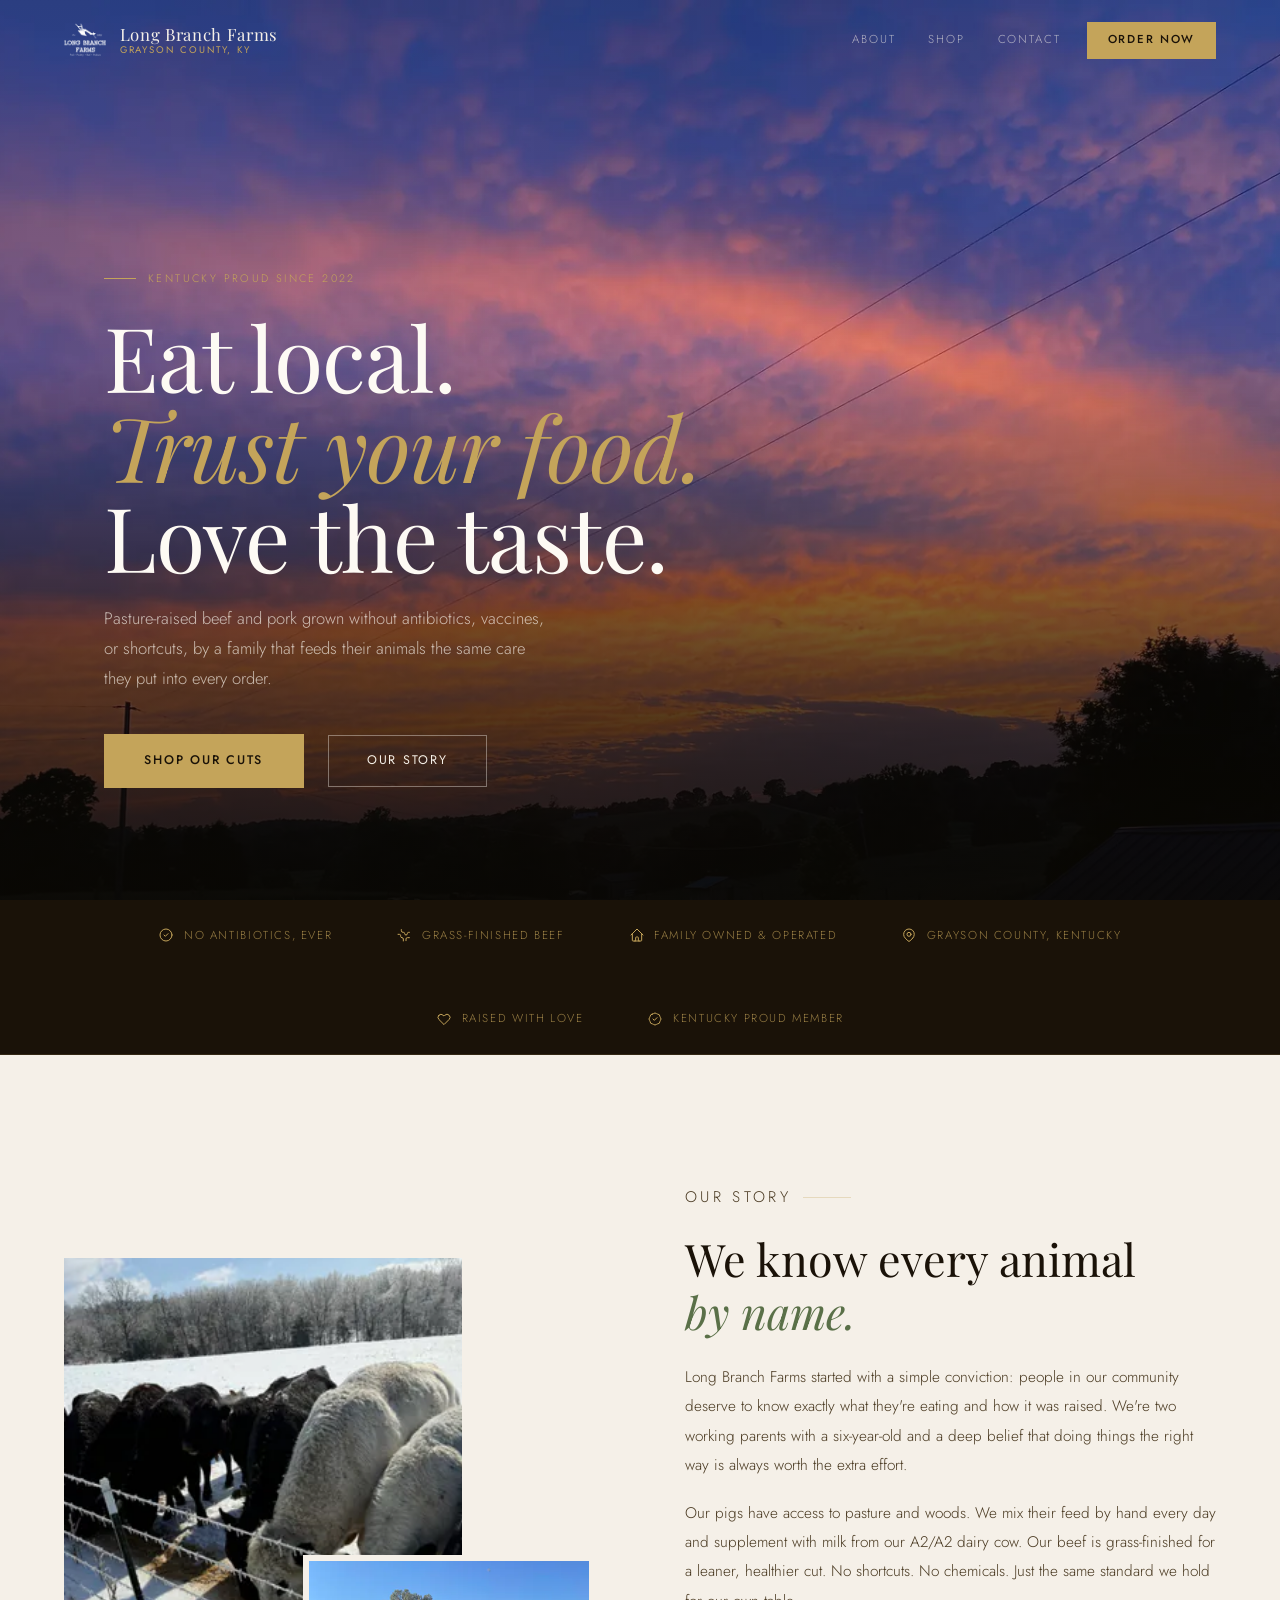
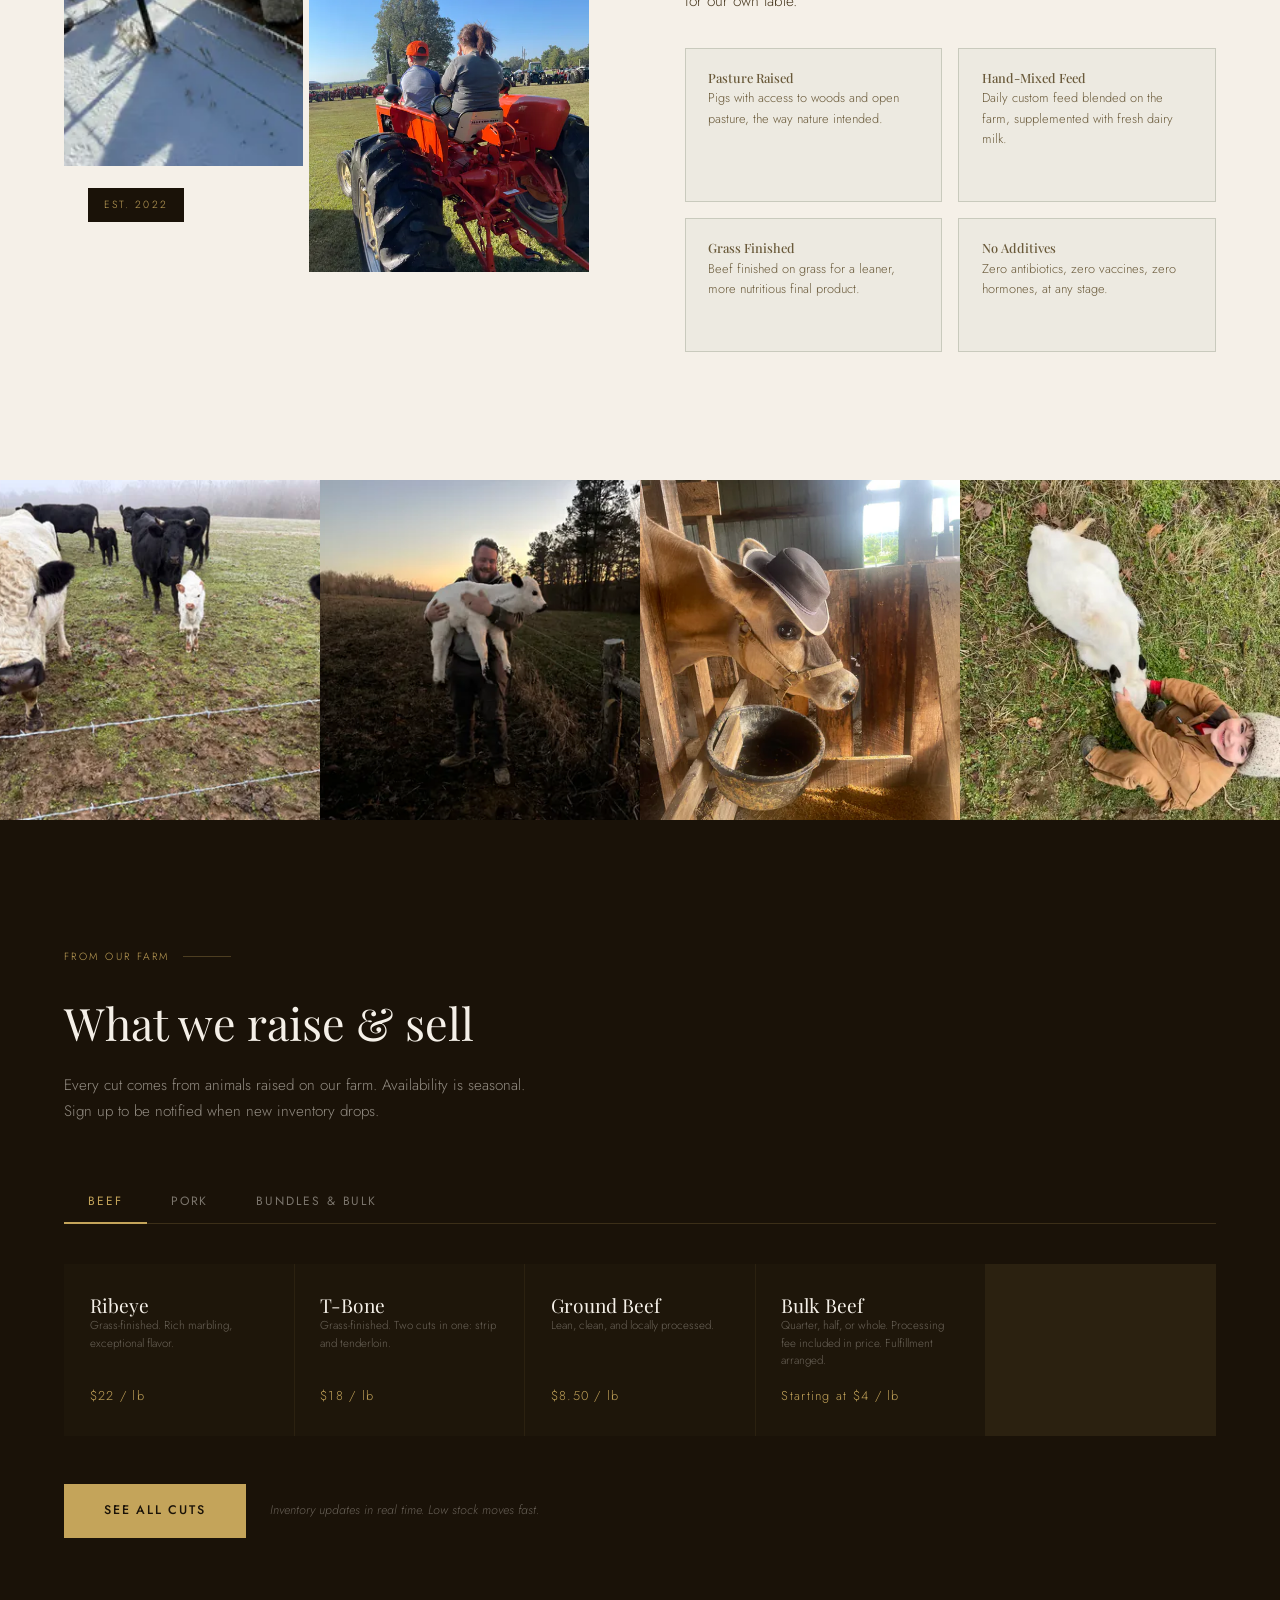
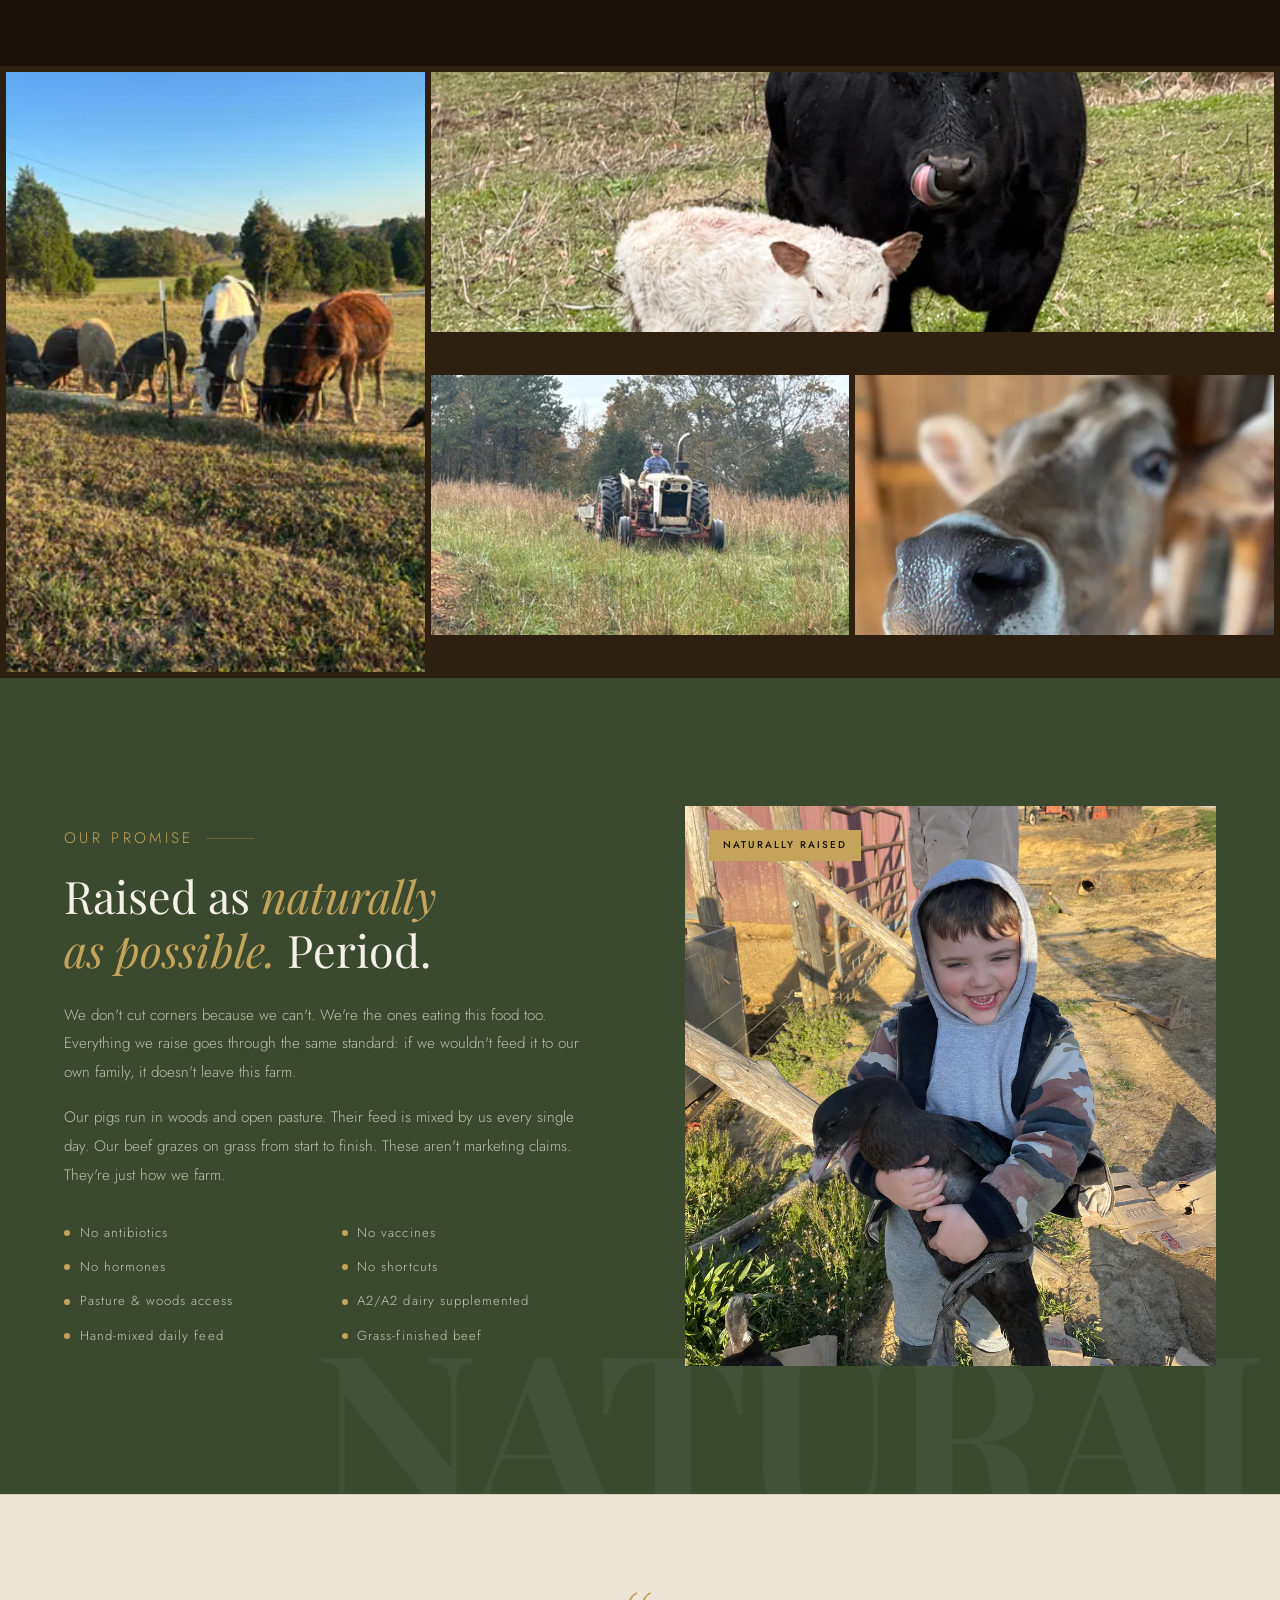
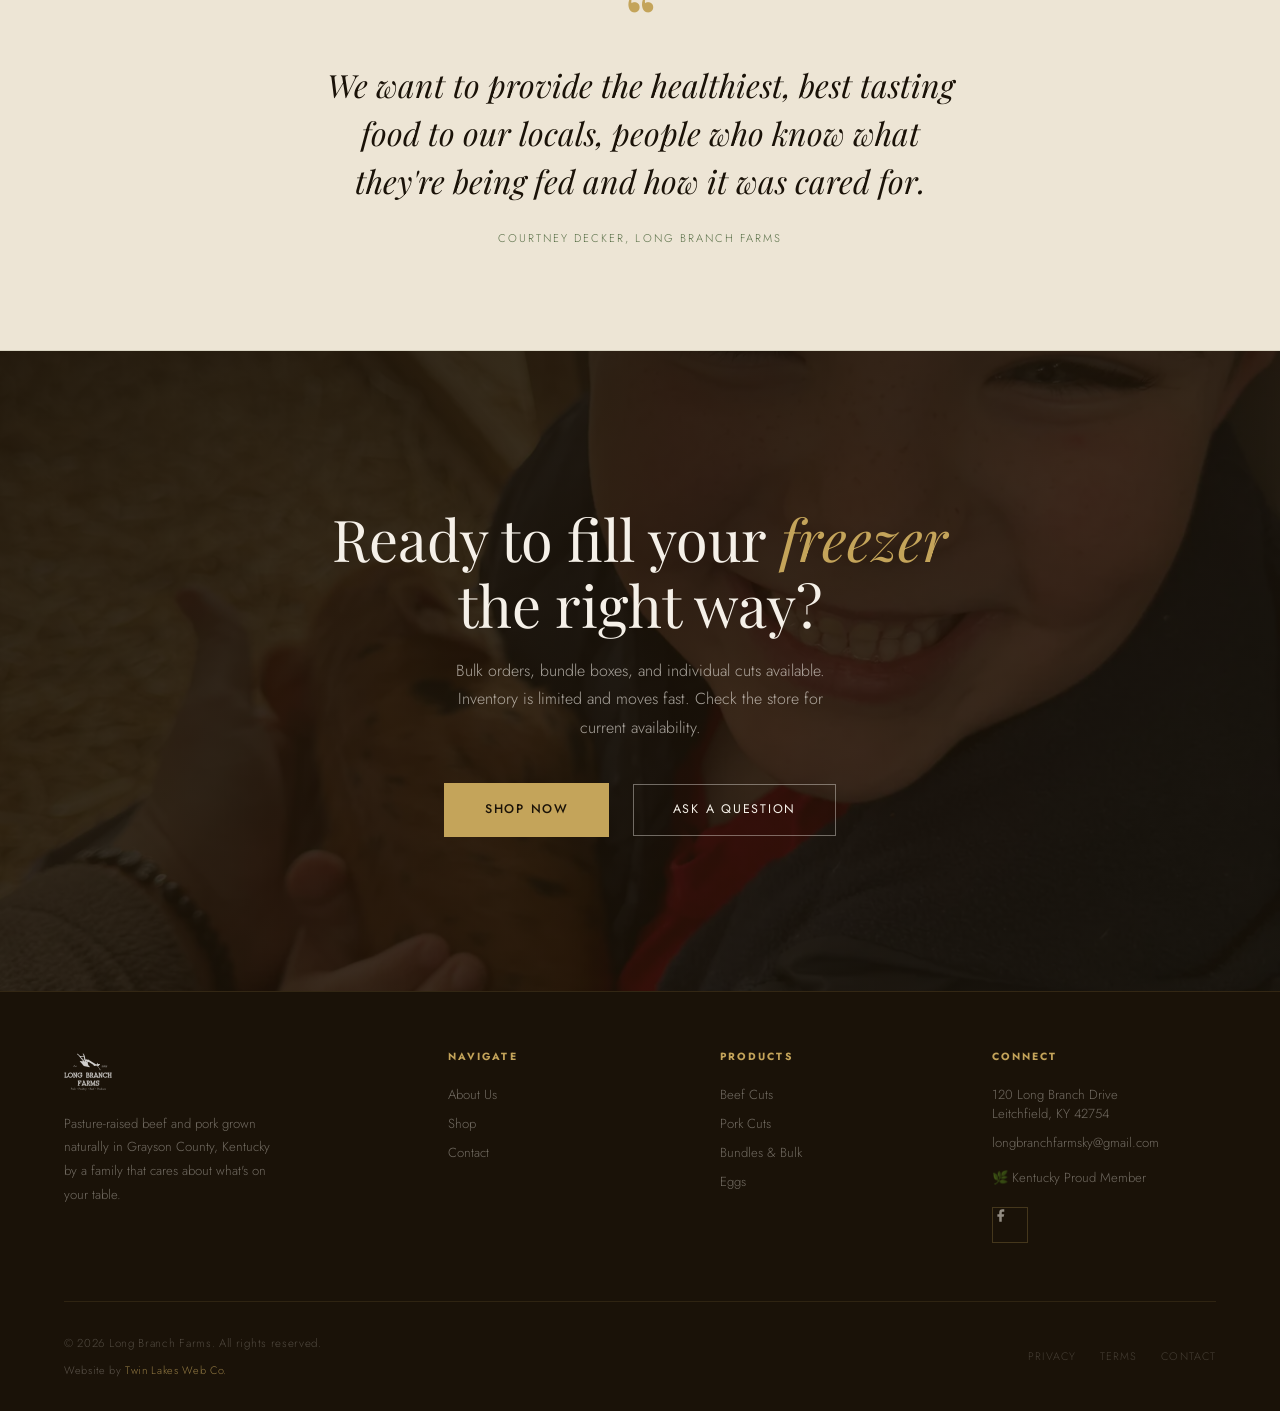
<file: index.html>
<!DOCTYPE html>
<html lang="en">
<head>
  <meta charset="UTF-8" />
  <meta name="viewport" content="width=device-width, initial-scale=1.0" />
  <meta name="description" content="Long Branch Farms: Pasture-raised beef and pork grown naturally in Grayson County, Kentucky. No antibiotics. No vaccines. Just real food from people who care." />
  <title>Long Branch Farms | Grayson County, KY</title>

  <link rel="preconnect" href="https://fonts.googleapis.com" />
  <link rel="preconnect" href="https://fonts.gstatic.com" crossorigin />
  <link href="https://fonts.googleapis.com/css2?family=Playfair+Display:ital,wght@0,400;0,500;0,700;1,400;1,500&family=Jost:wght@300;400;500&display=swap" rel="stylesheet" />

  <link rel="stylesheet" href="styles.css" />

  <link rel="canonical" href="https://www.longbranch-farms.com/" />
  <meta name="robots" content="index, follow, max-image-preview:large, max-snippet:-1" />
  <meta name="theme-color" content="#1a1208" />

  <!-- Icons -->
  <link rel="icon" href="/favicon.ico" sizes="any" />
  <link rel="icon" type="image/png" sizes="32x32" href="/favicon-32x32.png" />
  <link rel="icon" type="image/png" sizes="16x16" href="/favicon-16x16.png" />
  <link rel="apple-touch-icon" sizes="180x180" href="/apple-touch-icon.png" />
  <link rel="manifest" href="/site.webmanifest" />

  <!-- Open Graph -->
  <meta property="og:type" content="website" />
  <meta property="og:site_name" content="Long Branch Farms" />
  <meta property="og:locale" content="en_US" />
  <meta property="og:title" content="Long Branch Farms | Grayson County, KY" />
  <meta property="og:description" content="Long Branch Farms: Pasture-raised beef and pork grown naturally in Grayson County, Kentucky. No antibiotics. No vaccines. Just real food from people who care." />
  <meta property="og:url" content="https://www.longbranch-farms.com/" />
  <meta property="og:image" content="https://www.longbranch-farms.com/images/social-card.jpg" />
  <meta property="og:image:type" content="image/jpeg" />
  <meta property="og:image:width" content="1200" />
  <meta property="og:image:height" content="630" />
  <meta property="og:image:alt" content="The Long Branch Farms logo over cattle, pigs and sheep grazing on Kentucky pasture" />

  <!-- Twitter -->
  <meta name="twitter:card" content="summary_large_image" />
  <meta name="twitter:title" content="Long Branch Farms | Grayson County, KY" />
  <meta name="twitter:description" content="Long Branch Farms: Pasture-raised beef and pork grown naturally in Grayson County, Kentucky. No antibiotics. No vaccines. Just real food from people who care." />
  <meta name="twitter:image" content="https://www.longbranch-farms.com/images/social-card.jpg" />
  <meta name="twitter:image:alt" content="The Long Branch Farms logo over cattle, pigs and sheep grazing on Kentucky pasture" />

  <script type="application/ld+json">
  {
    "@context": "https://schema.org",
    "@type": ["LocalBusiness", "Farm"],
    "@id": "https://www.longbranch-farms.com/#business",
    "name": "Long Branch Farms",
    "description": "Pasture-raised beef and pork grown naturally in Grayson County, Kentucky. No antibiotics. No vaccines.",
    "url": "https://www.longbranch-farms.com/",
    "logo": "https://www.longbranch-farms.com/images/LBF-logo-transparent.png",
    "image": "https://www.longbranch-farms.com/images/social-card.jpg",
    "telephone": "+1-270-230-2339",
    "email": "longbranchfarmsky@gmail.com",
    "foundingDate": "2022",
    "numberOfEmployees": {
      "@type": "QuantitativeValue",
      "value": 2
    },
    "address": {
      "@type": "PostalAddress",
      "streetAddress": "120 Long Branch Drive",
      "addressLocality": "Leitchfield",
      "addressRegion": "KY",
      "postalCode": "42754",
      "addressCountry": "US"
    },
    "areaServed": "Western Central Kentucky",
    "sameAs": [
      "https://www.facebook.com/profile.php?id=61573708114780",
      "https://www.kyproud.com/members/long-branch-farms"
    ],
    "hasOfferCatalog": {
      "@type": "OfferCatalog",
      "name": "Long Branch Farms price list",
      "itemListElement": [
        {
          "@type": "OfferCatalog",
          "name": "Beef",
          "itemListElement": [
            {
              "@type": "Offer",
              "itemOffered": { "@type": "Product", "name": "Ribeye" },
              "priceCurrency": "USD",
              "priceSpecification": {
                "@type": "UnitPriceSpecification",
                "price": 22,
                "priceCurrency": "USD",
                "referenceQuantity": { "@type": "QuantitativeValue", "value": 1, "unitCode": "LBR", "unitText": "lb" }
              }
            },
            {
              "@type": "Offer",
              "itemOffered": { "@type": "Product", "name": "T-Bone" },
              "priceCurrency": "USD",
              "priceSpecification": {
                "@type": "UnitPriceSpecification",
                "price": 18,
                "priceCurrency": "USD",
                "referenceQuantity": { "@type": "QuantitativeValue", "value": 1, "unitCode": "LBR", "unitText": "lb" }
              }
            },
            {
              "@type": "Offer",
              "itemOffered": { "@type": "Product", "name": "Ground Beef" },
              "priceCurrency": "USD",
              "priceSpecification": {
                "@type": "UnitPriceSpecification",
                "price": 8.5,
                "priceCurrency": "USD",
                "referenceQuantity": { "@type": "QuantitativeValue", "value": 1, "unitCode": "LBR", "unitText": "lb" }
              }
            },
            {
              "@type": "Offer",
              "itemOffered": { "@type": "Product", "name": "Bulk Beef" },
              "priceCurrency": "USD",
              "priceSpecification": {
                "@type": "UnitPriceSpecification",
                "price": 4,
                "minPrice": 4,
                "priceCurrency": "USD",
                "referenceQuantity": { "@type": "QuantitativeValue", "value": 1, "unitCode": "LBR", "unitText": "lb" }
              }
            }
          ]
        },
        {
          "@type": "OfferCatalog",
          "name": "Pork",
          "itemListElement": [
            {
              "@type": "Offer",
              "itemOffered": { "@type": "Product", "name": "Bacon" },
              "priceCurrency": "USD",
              "priceSpecification": {
                "@type": "UnitPriceSpecification",
                "price": 8,
                "priceCurrency": "USD",
                "referenceQuantity": { "@type": "QuantitativeValue", "value": 1, "unitCode": "LBR", "unitText": "lb" }
              }
            },
            {
              "@type": "Offer",
              "itemOffered": { "@type": "Product", "name": "Boston Butt" },
              "priceCurrency": "USD",
              "priceSpecification": {
                "@type": "UnitPriceSpecification",
                "price": 8.5,
                "priceCurrency": "USD",
                "referenceQuantity": { "@type": "QuantitativeValue", "value": 1, "unitCode": "LBR", "unitText": "lb" }
              }
            },
            {
              "@type": "Offer",
              "itemOffered": { "@type": "Product", "name": "Pork Chops" },
              "priceCurrency": "USD",
              "priceSpecification": {
                "@type": "UnitPriceSpecification",
                "price": 8.5,
                "priceCurrency": "USD",
                "referenceQuantity": { "@type": "QuantitativeValue", "value": 1, "unitCode": "LBR", "unitText": "lb" }
              }
            },
            {
              "@type": "Offer",
              "itemOffered": { "@type": "Product", "name": "Breakfast Sausage" },
              "priceCurrency": "USD",
              "priceSpecification": {
                "@type": "UnitPriceSpecification",
                "price": 6,
                "priceCurrency": "USD",
                "referenceQuantity": { "@type": "QuantitativeValue", "value": 1, "unitCode": "LBR", "unitText": "lb" }
              }
            },
            {
              "@type": "Offer",
              "itemOffered": { "@type": "Product", "name": "Ribs" },
              "priceCurrency": "USD",
              "priceSpecification": {
                "@type": "UnitPriceSpecification",
                "price": 8,
                "priceCurrency": "USD",
                "referenceQuantity": { "@type": "QuantitativeValue", "value": 1, "unitCode": "LBR", "unitText": "lb" }
              }
            },
            {
              "@type": "Offer",
              "itemOffered": { "@type": "Product", "name": "Ham Steak" },
              "priceCurrency": "USD",
              "priceSpecification": {
                "@type": "UnitPriceSpecification",
                "price": 8,
                "priceCurrency": "USD",
                "referenceQuantity": { "@type": "QuantitativeValue", "value": 1, "unitCode": "LBR", "unitText": "lb" }
              }
            },
            {
              "@type": "Offer",
              "itemOffered": { "@type": "Product", "name": "Shoulder Steak" },
              "priceCurrency": "USD",
              "priceSpecification": {
                "@type": "UnitPriceSpecification",
                "price": 8,
                "priceCurrency": "USD",
                "referenceQuantity": { "@type": "QuantitativeValue", "value": 1, "unitCode": "LBR", "unitText": "lb" }
              }
            },
            {
              "@type": "Offer",
              "itemOffered": { "@type": "Product", "name": "Tenderloin" },
              "priceCurrency": "USD",
              "priceSpecification": {
                "@type": "UnitPriceSpecification",
                "price": 9,
                "priceCurrency": "USD",
                "referenceQuantity": { "@type": "QuantitativeValue", "value": 1, "unitCode": "LBR", "unitText": "lb" }
              }
            },
            {
              "@type": "Offer",
              "itemOffered": { "@type": "Product", "name": "Lard" },
              "priceCurrency": "USD",
              "priceSpecification": {
                "@type": "UnitPriceSpecification",
                "price": 3,
                "priceCurrency": "USD",
                "referenceQuantity": { "@type": "QuantitativeValue", "value": 1, "unitCode": "LBR", "unitText": "lb" }
              }
            }
          ]
        },
        {
          "@type": "OfferCatalog",
          "name": "Bundles and eggs",
          "itemListElement": [
            {
              "@type": "Offer",
              "itemOffered": { "@type": "Product", "name": "Bulk Pork" },
              "priceCurrency": "USD",
              "priceSpecification": {
                "@type": "UnitPriceSpecification",
                "price": 4,
                "priceCurrency": "USD",
                "referenceQuantity": { "@type": "QuantitativeValue", "value": 1, "unitCode": "LBR", "unitText": "lb" }
              }
            },
            {
              "@type": "Offer",
              "itemOffered": { "@type": "Product", "name": "Pork Bundle Box (10 lbs)" },
              "price": 80,
              "priceCurrency": "USD"
            },
            {
              "@type": "Offer",
              "itemOffered": { "@type": "Product", "name": "Breakfast Bundle Box" },
              "price": 35,
              "priceCurrency": "USD"
            },
            {
              "@type": "Offer",
              "itemOffered": { "@type": "Product", "name": "Eggs" },
              "priceCurrency": "USD",
              "priceSpecification": {
                "@type": "UnitPriceSpecification",
                "price": 3,
                "priceCurrency": "USD",
                "referenceQuantity": { "@type": "QuantitativeValue", "value": 1, "unitCode": "DZN", "unitText": "dozen" }
              }
            }
          ]
        }
      ]
    }
  }
  </script>
</head>

<body>
  <script>
    /* NOTE: this block is duplicated verbatim on all five pages and must stay
       in sync. It has to be inline and ahead of the content it governs, so it
       cannot live in a shared file.

       Progressive enhancement: .reveal content is visible by default in CSS so
       the page is readable with JS disabled, blocked, or broken. This runs as
       the first thing in <body>, before any revealed content is parsed or
       painted, so opting in to the hidden-then-animate state cannot flash. */
    (function () {
      if (!('IntersectionObserver' in window)) return;
      var root = document.documentElement;
      root.classList.add('js-reveal');
      // Failsafe: if the observer at the foot of the page never registered,
      // something downstream broke and the hidden state would be permanent.
      // Drop back to plain visible content. DOMContentLoaded fires after that
      // inline script has run, so the check is exact; the timer is a backstop
      // for a parse that never completes. Deliberately not tied to `load`,
      // which waits on multi-megabyte photos.
      var failsafe = function () {
        if (!root.hasAttribute('data-reveal-observer')) root.classList.remove('js-reveal');
      };
      document.addEventListener('DOMContentLoaded', failsafe);
      setTimeout(failsafe, 2000);
    })();
  </script>


  <!-- Header -->
  <header id="site-header">
    <a href="#hero" class="logo-wrap">
      <img src="images/LBF-logo-transparent.png" alt="Long Branch Farms Logo" />
      <span class="logo-name">
        Long Branch Farms
        <small>Grayson County, KY</small>
      </span>
    </a>
    <nav>
      <a href="about/">About</a>
      <a href="#products">Shop</a>
      <a href="contact/">Contact</a>
      <a href="#products" class="nav-cta">Order Now</a>
    </nav>
    <button class="nav-toggle" id="navToggle" type="button" aria-label="Open menu" aria-expanded="false" aria-controls="navDrawer">
      <svg viewBox="0 0 24 24" aria-hidden="true" focusable="false"><path d="M4 7h16M4 12h16M4 17h16" stroke-linecap="round" stroke-linejoin="round"/></svg>
    </button>
    <div class="nav-backdrop" id="navBackdrop"></div>
    <div class="nav-drawer" id="navDrawer" role="dialog" aria-modal="true" aria-label="Site menu">
      <div class="nav-drawer-top">
        <span class="nav-drawer-label">
          Menu
          <small>Long Branch Farms</small>
        </span>
        <button class="nav-close" id="navClose" type="button" aria-label="Close menu">
          <svg viewBox="0 0 24 24" aria-hidden="true" focusable="false"><path d="M6 6l12 12M18 6L6 18" stroke-linecap="round" stroke-linejoin="round"/></svg>
        </button>
      </div>
      <nav class="nav-drawer-links" aria-label="Mobile">
        <a href="about/">About</a>
        <a href="#products">Shop</a>
        <a href="contact/">Contact</a>
        <a href="#products" class="nav-drawer-cta">Order Now</a>
      </nav>
      <p class="nav-drawer-note">Grayson County, Kentucky</p>
    </div>
  </header>

  <!-- Hero -->
  <section id="hero">
    <div class="hero-bg bg-photo-24" id="heroBg"></div>
    <div class="hero-overlay"></div>
    <div class="hero-content">
      <p class="hero-eyebrow reveal">Kentucky Proud Since 2022</p>
      <h1 class="hero-headline reveal" style="transition-delay:.1s">
        Eat local.<br /><em>Trust your food.</em><br />Love the taste.
      </h1>
      <p class="hero-sub reveal" style="transition-delay:.2s">
        Pasture-raised beef and pork grown without antibiotics, vaccines, or shortcuts, by a family that feeds their animals the same care they put into every order.
      </p>
      <div class="hero-ctas reveal" style="transition-delay:.3s">
        <a href="#products" class="btn-primary">Shop Our Cuts</a>
        <a href="about/" class="btn-ghost">Our Story</a>
      </div>
    </div>
  </section>

  <!-- Trust Badges -->
  <div class="badges">
    <div class="badges-inner">
      <span class="badge-item">
        <svg viewBox="0 0 24 24"><path d="M9 12l2 2 4-4m6 2a9 9 0 11-18 0 9 9 0 0118 0z" stroke-linecap="round" stroke-linejoin="round"/></svg>
        No Antibiotics, Ever
      </span>
      <span class="badge-item">
        <svg viewBox="0 0 24 24"><path d="M3.055 11H5a2 2 0 012 2v1a2 2 0 002 2 2 2 0 012 2v2.945M8 3.935V5.5A2.5 2.5 0 0010.5 8h.5a2 2 0 012 2 2 2 0 104 0 2 2 0 012-2h1.064M15 20.488V18a2 2 0 012-2h3.064" stroke-linecap="round" stroke-linejoin="round"/></svg>
        Grass-Finished Beef
      </span>
      <span class="badge-item">
        <svg viewBox="0 0 24 24"><path d="M3 12l2-2m0 0l7-7 7 7M5 10v10a1 1 0 001 1h3m10-11l2 2m-2-2v10a1 1 0 01-1 1h-3m-6 0a1 1 0 001-1v-4a1 1 0 011-1h2a1 1 0 011 1v4a1 1 0 001 1m-6 0h6" stroke-linecap="round" stroke-linejoin="round"/></svg>
        Family Owned &amp; Operated
      </span>
      <span class="badge-item">
        <svg viewBox="0 0 24 24"><path d="M17.657 16.657L13.414 20.9a1.998 1.998 0 01-2.827 0l-4.244-4.243a8 8 0 1111.314 0z" stroke-linecap="round" stroke-linejoin="round"/><path d="M15 11a3 3 0 11-6 0 3 3 0 016 0z" stroke-linecap="round" stroke-linejoin="round"/></svg>
        Grayson County, Kentucky
      </span>
      <span class="badge-item">
        <svg viewBox="0 0 24 24"><path d="M4.318 6.318a4.5 4.5 0 000 6.364L12 20.364l7.682-7.682a4.5 4.5 0 00-6.364-6.364L12 7.636l-1.318-1.318a4.5 4.5 0 00-6.364 0z" stroke-linecap="round" stroke-linejoin="round"/></svg>
        Raised with Love
      </span>
      <a href="https://www.kyproud.com/members/long-branch-farms" target="_blank" rel="noopener" class="badge-item" style="text-decoration:none;color:rgba(196,164,90,0.75);">
        <svg viewBox="0 0 24 24"><path d="M9 12l2 2 4-4M7.835 4.697a3.42 3.42 0 001.946-.806 3.42 3.42 0 014.438 0 3.42 3.42 0 001.946.806 3.42 3.42 0 013.138 3.138 3.42 3.42 0 00.806 1.946 3.42 3.42 0 010 4.438 3.42 3.42 0 00-.806 1.946 3.42 3.42 0 01-3.138 3.138 3.42 3.42 0 00-1.946.806 3.42 3.42 0 01-4.438 0 3.42 3.42 0 00-1.946-.806 3.42 3.42 0 01-3.138-3.138 3.42 3.42 0 00-.806-1.946 3.42 3.42 0 010-4.438 3.42 3.42 0 00.806-1.946 3.42 3.42 0 013.138-3.138z" stroke-linecap="round" stroke-linejoin="round"/></svg>
        Kentucky Proud Member
      </a>
    </div>
  </div>

  <!-- Story -->
  <section id="story">
    <div class="story-inner">
      <div class="story-images reveal">
        <picture>
          <source type="image/webp"
            srcset="images/photo-3-480.webp 480w, images/photo-3-960.webp 960w, images/photo-3-1440.webp 1440w, images/photo-3-1920.webp 1920w"
            sizes="(max-width: 960px) 68vw, 410px" />
          <img class="story-img-main"
            src="images/photo-3.jpeg"
            srcset="images/photo-3-480.jpeg 480w, images/photo-3-960.jpeg 960w, images/photo-3.jpeg 1440w, images/photo-3-1920.jpeg 1920w"
            sizes="(max-width: 960px) 68vw, 410px"
            width="1440" height="1080"
            alt="Cattle crowded along a feed line in the snow while a small child in a hooded snowsuit watches from behind the fence" />
        </picture>
        <picture>
          <source type="image/webp"
            srcset="images/photo-7-480.webp 480w, images/photo-7-960.webp 960w, images/photo-7-1440.webp 1440w"
            sizes="(max-width: 960px) 50vw, 300px" />
          <img class="story-img-accent"
            src="images/photo-7.jpeg"
            srcset="images/photo-7-480.jpeg 480w, images/photo-7-960.jpeg 960w, images/photo-7.jpeg 1440w"
            sizes="(max-width: 960px) 50vw, 300px"
            width="1440" height="1920"
            alt="A boy in an orange cap riding an antique Allis-Chalmers tractor with his mom at a fall tractor show" />
        </picture>
        <span class="story-img-tag">Est. 2022</span>
      </div>
      <div class="story-text">
        <p class="section-label reveal">Our Story</p>
        <h2 class="reveal" style="transition-delay:.08s">
          We know every animal<br /><em>by name.</em>
        </h2>
        <p class="reveal" style="transition-delay:.12s">
          Long Branch Farms started with a simple conviction: people in our community deserve to know exactly what they're eating and how it was raised. We're two working parents with a six-year-old and a deep belief that doing things the right way is always worth the extra effort.
        </p>
        <p class="reveal" style="transition-delay:.16s">
          Our pigs have access to pasture and woods. We mix their feed by hand every day and supplement with milk from our A2/A2 dairy cow. Our beef is grass-finished for a leaner, healthier cut. No shortcuts. No chemicals. Just the same standard we hold for our own table.
        </p>
        <div class="pillars reveal" style="transition-delay:.2s">
          <div class="pillar">
            <p class="pillar-title">Pasture Raised</p>
            <p>Pigs with access to woods and open pasture, the way nature intended.</p>
          </div>
          <div class="pillar">
            <p class="pillar-title">Hand-Mixed Feed</p>
            <p>Daily custom feed blended on the farm, supplemented with fresh dairy milk.</p>
          </div>
          <div class="pillar">
            <p class="pillar-title">Grass Finished</p>
            <p>Beef finished on grass for a leaner, more nutritious final product.</p>
          </div>
          <div class="pillar">
            <p class="pillar-title">No Additives</p>
            <p>Zero antibiotics, zero vaccines, zero hormones, at any stage.</p>
          </div>
        </div>
      </div>
    </div>
  </section>

  <!-- Photo Strip -->
  <div class="photo-strip">
    <div class="photo-strip-item">
      <picture>
        <source type="image/webp"
          srcset="images/photo-1-480.webp 480w, images/photo-1-960.webp 960w, images/photo-1-1440.webp 1440w, images/photo-1-1920.webp 1920w"
          sizes="(max-width: 960px) 50vw, 25vw" />
        <img src="images/photo-1.jpeg"
          srcset="images/photo-1-480.jpeg 480w, images/photo-1-960.jpeg 960w, images/photo-1.jpeg 1440w, images/photo-1-1920.jpeg 1920w"
          sizes="(max-width: 960px) 50vw, 25vw"
          width="1440" height="1080" loading="lazy"
          alt="A white-faced cow and her calf standing with the black cattle herd on a foggy winter pasture" />
      </picture>
    </div>
    <div class="photo-strip-item">
      <picture>
        <source type="image/webp"
          srcset="images/photo-8-480.webp 480w, images/photo-8-960.webp 960w, images/photo-8-1440.webp 1440w, images/photo-8-1920.webp 1920w"
          sizes="(max-width: 960px) 50vw, 25vw" />
        <img src="images/photo-8.jpeg"
          srcset="images/photo-8-480.jpeg 480w, images/photo-8-960.jpeg 960w, images/photo-8.jpeg 1440w, images/photo-8-1920.jpeg 1920w"
          sizes="(max-width: 960px) 50vw, 25vw"
          width="1440" height="1080" loading="lazy"
          alt="A farmer carrying a newborn white calf in from the pasture at sunset" />
      </picture>
    </div>
    <div class="photo-strip-item">
      <picture>
        <source type="image/webp"
          srcset="images/photo-12-480.webp 480w, images/photo-12-960.webp 960w, images/photo-12-1440.webp 1440w"
          sizes="(max-width: 960px) 50vw, 25vw" />
        <img src="images/photo-12.jpeg"
          srcset="images/photo-12-480.jpeg 480w, images/photo-12-960.jpeg 960w, images/photo-12.jpeg 1440w"
          sizes="(max-width: 960px) 50vw, 25vw"
          width="1440" height="1920" loading="lazy"
          alt="A Jersey cow leaning over her feed bucket in the barn, wearing a gray cowboy hat someone set on her head" />
      </picture>
    </div>
    <div class="photo-strip-item">
      <picture>
        <source type="image/webp"
          srcset="images/photo-15-480.webp 480w, images/photo-15-960.webp 960w, images/photo-15-1284.webp 1284w"
          sizes="(max-width: 960px) 50vw, 25vw" />
        <img src="images/photo-15.jpeg"
          srcset="images/photo-15-480.jpeg 480w, images/photo-15-960.jpeg 960w, images/photo-15.jpeg 1284w"
          sizes="(max-width: 960px) 50vw, 25vw"
          width="1284" height="1698" loading="lazy"
          alt="A white calf grazing in winter grass while a child in canvas coveralls reaches down to scratch its head" />
      </picture>
    </div>
  </div>

  <!-- Products -->
  <section id="products">
    <div class="products-wrap">
      <p class="section-label reveal" style="color:var(--hay)">From Our Farm</p>
      <h2 class="products-heading reveal" style="transition-delay:.08s">What we raise &amp; sell</h2>
      <p class="products-sub reveal" style="transition-delay:.12s">
        Every cut comes from animals raised on our farm. Availability is seasonal. Sign up to be notified when new inventory drops.
      </p>

      <div class="product-tabs reveal" style="transition-delay:.16s">
        <button class="tab-btn active" data-tab="beef">Beef</button>
        <button class="tab-btn" data-tab="pork">Pork</button>
        <button class="tab-btn" data-tab="bundles">Bundles &amp; Bulk</button>
      </div>

      <div class="tab-panel active" id="tab-beef">
        <div class="product-card">
          <div>
            <p class="product-name">Ribeye</p>
            <p class="product-note">Grass-finished. Rich marbling, exceptional flavor.</p>
          </div>
          <p class="product-price">$22 / lb</p>
        </div>
        <div class="product-card">
          <div>
            <p class="product-name">T-Bone</p>
            <p class="product-note">Grass-finished. Two cuts in one: strip and tenderloin.</p>
          </div>
          <p class="product-price">$18 / lb</p>
        </div>
        <div class="product-card">
          <div>
            <p class="product-name">Ground Beef</p>
            <p class="product-note">Lean, clean, and locally processed.</p>
          </div>
          <p class="product-price">$8.50 / lb</p>
        </div>
        <div class="product-card">
          <div>
            <p class="product-name">Bulk Beef</p>
            <p class="product-note">Quarter, half, or whole. Processing fee included in price. Fulfillment arranged.</p>
          </div>
          <p class="product-price">Starting at $4 / lb</p>
        </div>
      </div>

      <div class="tab-panel" id="tab-pork">
        <div class="product-card">
          <div>
            <p class="product-name">Bacon</p>
            <p class="product-note">Pasture-raised, no nitrates or additives.</p>
          </div>
          <p class="product-price">$8 / lb</p>
        </div>
        <div class="product-card">
          <div>
            <p class="product-name">Boston Butt</p>
            <p class="product-note">Slow-cook ready. Exceptional for pulled pork.</p>
          </div>
          <p class="product-price">$8.50 / lb</p>
        </div>
        <div class="product-card">
          <div>
            <p class="product-name">Pork Chops</p>
            <p class="product-note">Thick cut, pasture-raised. Far better than grocery store.</p>
          </div>
          <p class="product-price">$8.50 / lb</p>
        </div>
        <div class="product-card">
          <div>
            <p class="product-name">Breakfast Sausage</p>
            <p class="product-note">House-seasoned, made from our own hogs.</p>
          </div>
          <p class="product-price">$6 / lb</p>
        </div>
        <div class="product-card">
          <div>
            <p class="product-name">Ribs</p>
            <p class="product-note">Fall-off-the-bone ready. Raised right here.</p>
          </div>
          <p class="product-price">$8 / lb</p>
        </div>
        <div class="product-card">
          <div>
            <p class="product-name">Ham Steak</p>
            <p class="product-note">Bone-in, rich flavor from naturally raised hogs.</p>
          </div>
          <p class="product-price">$8 / lb</p>
        </div>
        <div class="product-card">
          <div>
            <p class="product-name">Shoulder Steak</p>
            <p class="product-note">Versatile cut, great for grilling or braising.</p>
          </div>
          <p class="product-price">$8 / lb</p>
        </div>
        <div class="product-card">
          <div>
            <p class="product-name">Tenderloin</p>
            <p class="product-note">The most tender cut from our pasture-raised pork.</p>
          </div>
          <p class="product-price">$9 / lb</p>
        </div>
        <div class="product-card">
          <div>
            <p class="product-name">Lard</p>
            <p class="product-note">Rendered from pasture pork. Clean, flavorful cooking fat.</p>
          </div>
          <p class="product-price">$3 / lb</p>
        </div>
      </div>

      <div class="tab-panel" id="tab-bundles">
        <div class="product-card">
          <div>
            <p class="product-name">Bulk Pork</p>
            <p class="product-note">Whole hog. Processing fee included. Fulfillment arranged directly.</p>
          </div>
          <p class="product-price">$4 / lb</p>
        </div>
        <div class="product-card">
          <div>
            <p class="product-name">Pork Bundle Box</p>
            <p class="product-note">10 lbs of our best cuts. Delivery included.</p>
          </div>
          <p class="product-price">$80</p>
        </div>
        <div class="product-card">
          <div>
            <p class="product-name">Breakfast Bundle Box</p>
            <p class="product-note">Bacon, sausage, ham steak: everything for the best morning.</p>
          </div>
          <p class="product-price">$35</p>
        </div>
        <div class="product-card">
          <div>
            <p class="product-name">Eggs</p>
            <p class="product-note">Farm-fresh. Available seasonally.</p>
          </div>
          <p class="product-price">$3 / dozen</p>
        </div>
      </div>

      <div class="products-cta-row reveal">
        <a href="#products" class="btn-primary">See All Cuts</a>
        <p class="products-note">Inventory updates in real time. Low stock moves fast.</p>
      </div>
    </div>
  </section>

  <!-- Feature Photo Grid -->
  <div class="feature-grid">
    <div class="fg-item fg-item-tall">
      <picture>
        <source type="image/webp"
          srcset="images/photo-2-480.webp 480w, images/photo-2-960.webp 960w, images/photo-2-1440.webp 1440w, images/photo-2-1920.webp 1920w"
          sizes="(max-width: 660px) 100vw, (max-width: 960px) 50vw, 33vw" />
        <img src="images/photo-2.jpeg"
          srcset="images/photo-2-480.jpeg 480w, images/photo-2-960.jpeg 960w, images/photo-2.jpeg 1440w, images/photo-2-1920.jpeg 1920w"
          sizes="(max-width: 660px) 100vw, (max-width: 960px) 50vw, 33vw"
          width="1440" height="1080" loading="lazy"
          alt="Sheep, hogs and a dairy cow sharing a feeder along the fence line on a clear fall evening" />
      </picture>
      <span class="fg-caption">Pasture Life</span>
    </div>
    <div class="fg-item fg-item-wide fg-item-sm">
      <picture>
        <source type="image/webp"
          srcset="images/photo-9-480.webp 480w, images/photo-9-960.webp 960w, images/photo-9-1440.webp 1440w, images/photo-9-1920.webp 1920w"
          sizes="(max-width: 660px) 100vw, (max-width: 960px) 50vw, 66vw" />
        <img src="images/photo-9.jpeg"
          srcset="images/photo-9-480.jpeg 480w, images/photo-9-960.jpeg 960w, images/photo-9.jpeg 1440w, images/photo-9-1920.jpeg 1920w"
          sizes="(max-width: 660px) 100vw, (max-width: 960px) 50vw, 66vw"
          width="1440" height="1080" loading="lazy"
          alt="A black cow standing over her white newborn calf in the pasture" />
      </picture>
      <span class="fg-caption">Long Branch Land</span>
    </div>
    <div class="fg-item fg-item-sm">
      <picture>
        <source type="image/webp"
          srcset="images/photo-11-480.webp 480w, images/photo-11-960.webp 960w, images/photo-11-1440.webp 1440w, images/photo-11-1920.webp 1920w"
          sizes="(max-width: 660px) 100vw, (max-width: 960px) 50vw, 33vw" />
        <img src="images/photo-11.jpeg"
          srcset="images/photo-11-480.jpeg 480w, images/photo-11-960.jpeg 960w, images/photo-11.jpeg 1440w, images/photo-11-1920.jpeg 1920w"
          sizes="(max-width: 660px) 100vw, (max-width: 960px) 50vw, 33vw"
          width="1440" height="1080" loading="lazy"
          alt="Bush-hogging tall grass on an old tractor at the edge of the tree line" />
      </picture>
      <span class="fg-caption">Raised Naturally</span>
    </div>
    <div class="fg-item fg-item-sm">
      <picture>
        <source type="image/webp"
          srcset="images/photo-13-480.webp 480w, images/photo-13-960.webp 960w, images/photo-13-1440.webp 1440w"
          sizes="(max-width: 660px) 100vw, (max-width: 960px) 50vw, 33vw" />
        <img src="images/photo-13.jpeg"
          srcset="images/photo-13-480.jpeg 480w, images/photo-13-960.jpeg 960w, images/photo-13.jpeg 1440w"
          sizes="(max-width: 660px) 100vw, (max-width: 960px) 50vw, 33vw"
          width="1440" height="1920" loading="lazy"
          alt="A Jersey cow stretching her nose out for a scratch on the muzzle" />
      </picture>
      <span class="fg-caption">Every Day</span>
    </div>
  </div>

  <!-- Promise Section -->
  <section id="promise">
    <div class="promise-inner">
      <div class="promise-text">
        <p class="section-label reveal" style="color:var(--hay)">Our Promise</p>
        <h2 class="reveal" style="transition-delay:.08s">
          Raised as <em>naturally<br />as possible.</em> Period.
        </h2>
        <p class="reveal" style="transition-delay:.12s">
          We don't cut corners because we can't. We're the ones eating this food too. Everything we raise goes through the same standard: if we wouldn't feed it to our own family, it doesn't leave this farm.
        </p>
        <p class="reveal" style="transition-delay:.16s">
          Our pigs run in woods and open pasture. Their feed is mixed by us every single day. Our beef grazes on grass from start to finish. These aren't marketing claims. They're just how we farm.
        </p>
        <ul class="promise-list reveal" style="transition-delay:.2s">
          <li>No antibiotics</li>
          <li>No vaccines</li>
          <li>No hormones</li>
          <li>No shortcuts</li>
          <li>Pasture &amp; woods access</li>
          <li>A2/A2 dairy supplemented</li>
          <li>Hand-mixed daily feed</li>
          <li>Grass-finished beef</li>
        </ul>
      </div>
      <div class="promise-image reveal" style="transition-delay:.1s">
        <picture>
          <source type="image/webp"
            srcset="images/photo-5-480.webp 480w, images/photo-5-960.webp 960w, images/photo-5-1440.webp 1440w"
            sizes="(max-width: 960px) 90vw, 545px" />
          <img src="images/photo-5.jpeg"
            srcset="images/photo-5-480.jpeg 480w, images/photo-5-960.jpeg 960w, images/photo-5.jpeg 1440w"
            sizes="(max-width: 960px) 90vw, 545px"
            width="1440" height="1920" loading="lazy"
            alt="The farm's six-year-old grinning as he carries one of the ducks across the barn lot" />
        </picture>
        <span class="promise-image-tag">Naturally Raised</span>
      </div>
    </div>
  </section>

  <!-- Quote Band -->
  <div class="quote-band">
    <span class="quote-mark reveal">&ldquo;</span>
    <p class="quote-text reveal" style="transition-delay:.08s">
      We want to provide the healthiest, best tasting food to our locals, people who know what they're being fed and how it was cared for.
    </p>
    <p class="quote-attr reveal" style="transition-delay:.14s">Courtney Decker, Long Branch Farms</p>
  </div>

  <!-- CTA -->
  <section id="cta">
    <div class="cta-bg bg-photo-6"></div>
    <div class="cta-overlay"></div>
    <div class="cta-content">
      <h2 class="reveal">Ready to fill your <em>freezer</em><br />the right way?</h2>
      <p class="reveal" style="transition-delay:.1s">Bulk orders, bundle boxes, and individual cuts available. Inventory is limited and moves fast. Check the store for current availability.</p>
      <div class="cta-btns reveal" style="transition-delay:.18s">
        <a href="#products" class="btn-primary">Shop Now</a>
        <a href="contact/" class="btn-ghost">Ask a Question</a>
      </div>
    </div>
  </section>

  <!-- Footer -->
  <footer>
    <div class="footer-inner">
      <div class="footer-top">
        <div class="footer-brand">
          <img src="images/LBF-logo-transparent.png" alt="Long Branch Farms" />
          <p>Pasture-raised beef and pork grown naturally in Grayson County, Kentucky by a family that cares about what's on your table.</p>
        </div>
        <div class="footer-col">
          <h4>Navigate</h4>
          <a href="about/">About Us</a>
          <a href="#products">Shop</a>
          <a href="contact/">Contact</a>
        </div>
        <div class="footer-col">
          <h4>Products</h4>
          <a href="#products">Beef Cuts</a>
          <a href="#products">Pork Cuts</a>
          <a href="#products">Bundles &amp; Bulk</a>
          <a href="#products">Eggs</a>
        </div>
        <div class="footer-col">
          <h4>Connect</h4>
          <p>120 Long Branch Drive<br />Leitchfield, KY 42754</p>
          <a href="mailto:longbranchfarmsky@gmail.com">longbranchfarmsky@gmail.com</a>
          <a href="https://www.kyproud.com/members/long-branch-farms" target="_blank" rel="noopener" style="display:inline-flex;align-items:center;gap:0.4rem;margin-bottom:0.75rem;">
            🌿 Kentucky Proud Member
          </a>
          <div class="social-row">
            <a href="https://www.facebook.com/profile.php?id=61573708114780" target="_blank" rel="noopener" class="social-link" aria-label="Facebook">
              <svg viewBox="0 0 24 24" xmlns="http://www.w3.org/2000/svg"><path d="M18 2h-3a5 5 0 00-5 5v3H7v4h3v8h4v-8h3l1-4h-4V7a1 1 0 011-1h3z"/></svg>
            </a>
          </div>
        </div>
      </div>
      <div class="footer-bottom">
        <div class="footer-meta">
          <p class="footer-copy">&copy; <span id="yr"></span> Long Branch Farms. All rights reserved.</p>
          <p class="site-credit">Website by <a href="mailto:me@caseykeown.com">Twin Lakes Web Co.</a></p>
        </div>
        <div class="footer-legal">
          <a href="privacy/">Privacy</a>
          <a href="terms/">Terms</a>
          <a href="contact/">Contact</a>
        </div>
      </div>
    </div>
  </footer>

  <script>
    // Year
    document.getElementById('yr').textContent = new Date().getFullYear();

    // Sticky header
    const hdr = document.getElementById('site-header');
    window.addEventListener('scroll', () => {
      hdr.classList.toggle('scrolled', window.scrollY > 60);
    }, { passive: true });

    // Mobile nav drawer
    const navToggle = document.getElementById('navToggle');
    const navDrawer = document.getElementById('navDrawer');
    const navClose = document.getElementById('navClose');
    const navBackdrop = document.getElementById('navBackdrop');
    let navReturnFocus = null;
    let navScrollY = 0;

    const navIsOpen = () => hdr.classList.contains('nav-open');
    const navFocusables = () => navDrawer.querySelectorAll('a[href], button');

    // Hide the page behind the drawer from keyboard and screen readers.
    function navSetRestInert(on) {
      const supportsInert = 'inert' in HTMLElement.prototype;
      Array.prototype.forEach.call(document.body.children, el => {
        if (el === hdr || el.tagName === 'SCRIPT') return;
        if (supportsInert) el.inert = on;
        else if (on) el.setAttribute('aria-hidden', 'true');
        else el.removeAttribute('aria-hidden');
      });
    }

    function openNav() {
      navReturnFocus = document.activeElement;
      navScrollY = window.scrollY;
      hdr.classList.add('nav-open');
      navToggle.setAttribute('aria-expanded', 'true');
      navToggle.setAttribute('aria-label', 'Close menu');
      document.body.style.top = (-navScrollY) + 'px';
      document.body.classList.add('nav-lock');
      navSetRestInert(true);
      const f = navFocusables();
      if (f.length) f[0].focus();
    }

    function closeNav(restoreFocus) {
      if (!navIsOpen()) return;
      hdr.classList.remove('nav-open');
      navToggle.setAttribute('aria-expanded', 'false');
      navToggle.setAttribute('aria-label', 'Open menu');
      navSetRestInert(false);
      document.body.classList.remove('nav-lock');
      document.body.style.top = '';
      // Jump, never glide, back to where the page was before the lock.
      const root = document.documentElement;
      const prevBehavior = root.style.scrollBehavior;
      root.style.scrollBehavior = 'auto';
      window.scrollTo(0, navScrollY);
      root.style.scrollBehavior = prevBehavior;
      if (restoreFocus !== false) (navReturnFocus || navToggle).focus();
      navReturnFocus = null;
    }

    navToggle.addEventListener('click', () => { navIsOpen() ? closeNav() : openNav(); });
    navClose.addEventListener('click', () => closeNav());
    navBackdrop.addEventListener('click', () => closeNav());
    navDrawer.querySelectorAll('a').forEach(a => a.addEventListener('click', () => closeNav(false)));

    document.addEventListener('keydown', e => {
      if (!navIsOpen()) return;
      if (e.key === 'Escape') { e.preventDefault(); closeNav(); return; }
      if (e.key !== 'Tab') return;
      const f = navFocusables();
      if (!f.length) return;
      const first = f[0], last = f[f.length - 1];
      if (e.shiftKey && document.activeElement === first) { e.preventDefault(); last.focus(); }
      else if (!e.shiftKey && document.activeElement === last) { e.preventDefault(); first.focus(); }
    });

    // Drop back to the desktop nav if the viewport grows past the drawer breakpoint
    const navMq = window.matchMedia('not all and (max-width: 660px)');
    const navMqChange = e => { if (e.matches) closeNav(false); };
    if (navMq.addEventListener) navMq.addEventListener('change', navMqChange);
    else if (navMq.addListener) navMq.addListener(navMqChange);

    // Hero bg subtle zoom on load
    const bg = document.getElementById('heroBg');
    window.addEventListener('load', () => { bg.classList.add('loaded'); });

    // Scroll reveal
    // Guarded so a browser without IntersectionObserver does not throw here and
    // abort the rest of this script. Without the observer the .reveal elements
    // simply stay visible (see the failsafe at the top of <body>).
    if ('IntersectionObserver' in window) {
      const io = new IntersectionObserver(entries => {
        entries.forEach(e => {
          if (e.isIntersecting) { e.target.classList.add('in'); io.unobserve(e.target); }
        });
      }, { threshold: 0.1 });
      document.querySelectorAll('.reveal').forEach(el => io.observe(el));
      // Signals to that failsafe that the reveal machinery is live.
      document.documentElement.setAttribute('data-reveal-observer', 'on');
    }

    // Product tabs
    document.querySelectorAll('.tab-btn').forEach(btn => {
      btn.addEventListener('click', () => {
        document.querySelectorAll('.tab-btn').forEach(b => b.classList.remove('active'));
        document.querySelectorAll('.tab-panel').forEach(p => p.classList.remove('active'));
        btn.classList.add('active');
        document.getElementById('tab-' + btn.dataset.tab).classList.add('active');
      });
    });
  </script>

</body>
</html>
</file>
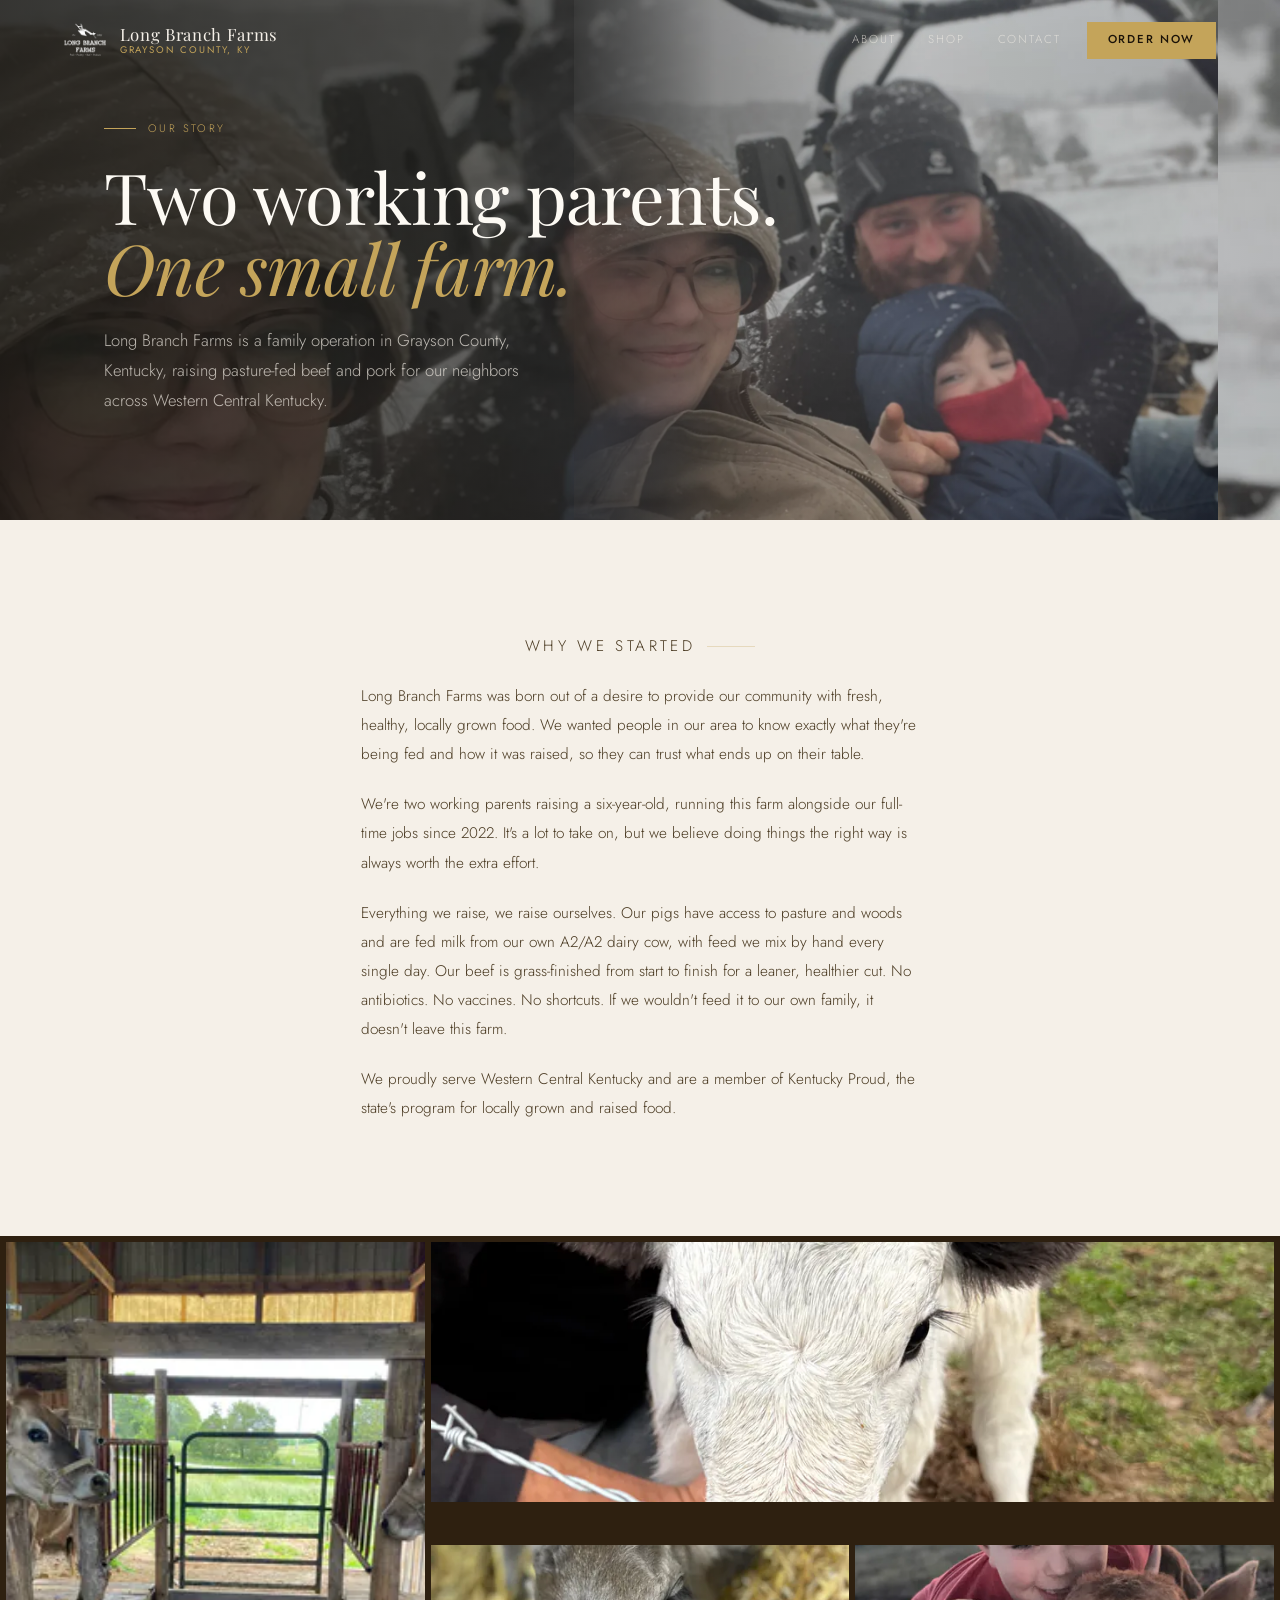
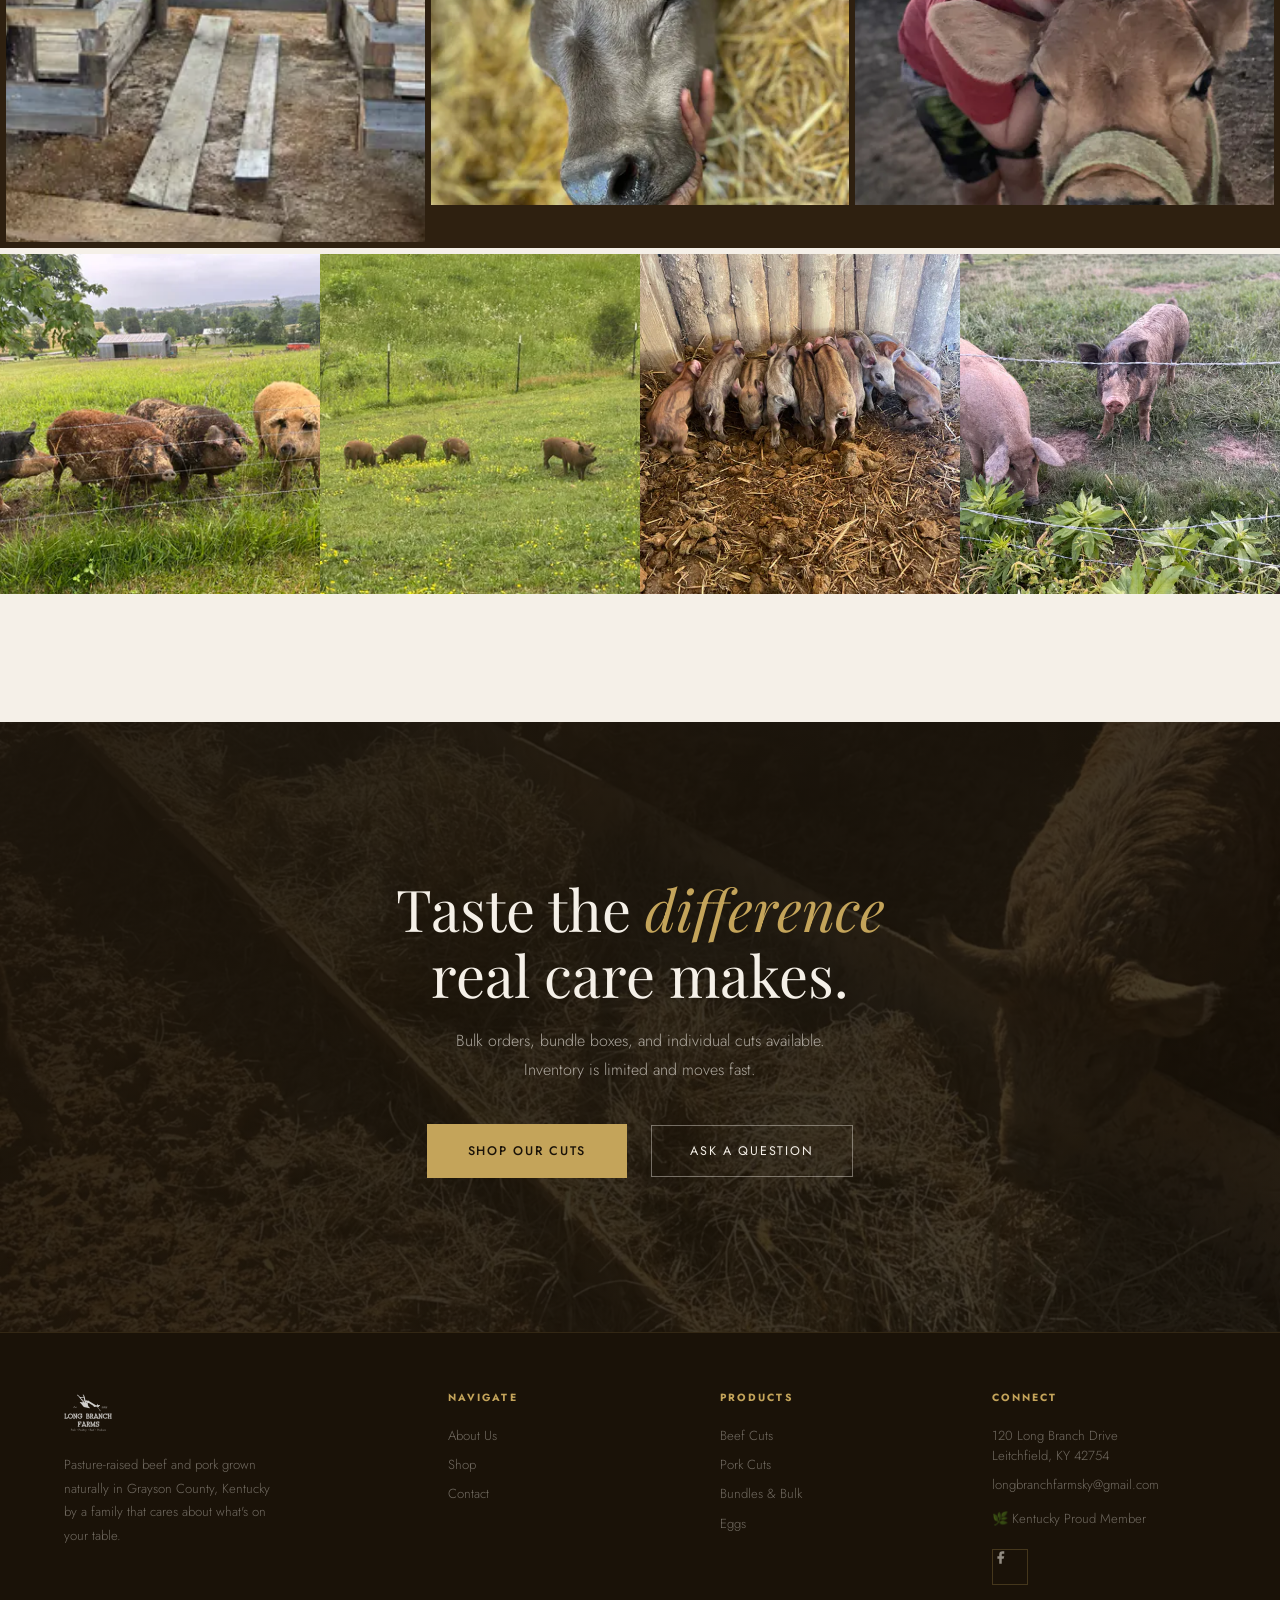
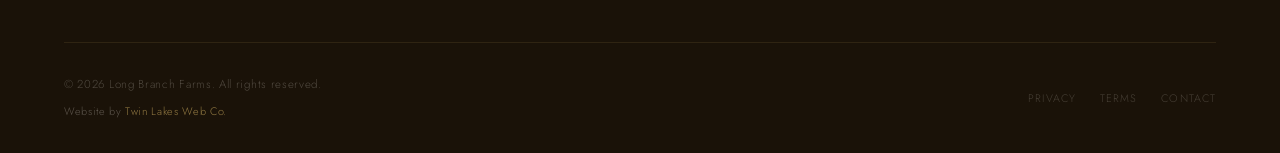
<file: about/index.html>
<!DOCTYPE html>
<html lang="en">
<head>
  <meta charset="UTF-8" />
  <meta name="viewport" content="width=device-width, initial-scale=1.0" />
  <meta name="description" content="The story behind Long Branch Farms: pasture-raised beef and pork grown naturally in Grayson County, Kentucky, by a family that raises every animal themselves." />
  <title>About Us | Long Branch Farms</title>

  <link rel="preconnect" href="https://fonts.googleapis.com" />
  <link rel="preconnect" href="https://fonts.gstatic.com" crossorigin />
  <link href="https://fonts.googleapis.com/css2?family=Playfair+Display:ital,wght@0,400;0,500;0,700;1,400;1,500&family=Jost:wght@300;400;500&display=swap" rel="stylesheet" />

  <link rel="stylesheet" href="../styles.css" />

  <link rel="canonical" href="https://www.longbranch-farms.com/about/" />
  <meta name="robots" content="index, follow, max-image-preview:large, max-snippet:-1" />
  <meta name="theme-color" content="#1a1208" />

  <!-- Icons -->
  <link rel="icon" href="/favicon.ico" sizes="any" />
  <link rel="icon" type="image/png" sizes="32x32" href="/favicon-32x32.png" />
  <link rel="icon" type="image/png" sizes="16x16" href="/favicon-16x16.png" />
  <link rel="apple-touch-icon" sizes="180x180" href="/apple-touch-icon.png" />
  <link rel="manifest" href="/site.webmanifest" />

  <!-- Open Graph -->
  <meta property="og:type" content="website" />
  <meta property="og:site_name" content="Long Branch Farms" />
  <meta property="og:locale" content="en_US" />
  <meta property="og:title" content="About Us | Long Branch Farms" />
  <meta property="og:description" content="The story behind Long Branch Farms: pasture-raised beef and pork grown naturally in Grayson County, Kentucky, by a family that raises every animal themselves." />
  <meta property="og:url" content="https://www.longbranch-farms.com/about/" />
  <meta property="og:image" content="https://www.longbranch-farms.com/images/social-card.jpg" />
  <meta property="og:image:type" content="image/jpeg" />
  <meta property="og:image:width" content="1200" />
  <meta property="og:image:height" content="630" />
  <meta property="og:image:alt" content="The Long Branch Farms logo over cattle, pigs and sheep grazing on Kentucky pasture" />

  <!-- Twitter -->
  <meta name="twitter:card" content="summary_large_image" />
  <meta name="twitter:title" content="About Us | Long Branch Farms" />
  <meta name="twitter:description" content="The story behind Long Branch Farms: pasture-raised beef and pork grown naturally in Grayson County, Kentucky, by a family that raises every animal themselves." />
  <meta name="twitter:image" content="https://www.longbranch-farms.com/images/social-card.jpg" />
  <meta name="twitter:image:alt" content="The Long Branch Farms logo over cattle, pigs and sheep grazing on Kentucky pasture" />

  <style>
    #about-hero {
      position: relative;
      min-height: max(520px, 52vh);
      display: grid;
      place-items: end;
      overflow: hidden;
      background: var(--soil);
    }
    #about-hero .hero-bg {
      background-position: center 44%;
    }
    #about-hero .hero-bg::after {
      content: '';
      position: absolute;
      inset: 0 3% 0 43%;
      background-image: inherit;
      background-repeat: no-repeat;
      background-size: auto 165%;
      background-position: center 48%;
      -webkit-mask-image: linear-gradient(to right, transparent 0%, #000 24%);
      mask-image: linear-gradient(to right, transparent 0%, #000 24%);
    }
    #about-hero .hero-overlay {
      background: linear-gradient(
        90deg,
        rgba(15,14,10,0.82) 0%,
        rgba(15,14,10,0.65) 38%,
        rgba(15,14,10,0.18) 72%,
        rgba(15,14,10,0.28) 100%
      );
    }
    #about-hero .hero-content { padding-bottom: 4rem; }
    #about-hero .hero-headline { font-size: clamp(2.4rem, 5.5vw, 4.5rem); max-width: 18ch; }

    @media (max-width: 700px) {
      #about-hero {
        min-height: 720px;
      }
      #about-hero .hero-bg {
        background-position: center 48%;
      }
      #about-hero .hero-bg::after {
        inset: 64px 0 180px;
        background-size: cover;
        background-position: center 48%;
        -webkit-mask-image: none;
        mask-image: none;
      }
      #about-hero .hero-overlay {
        background: linear-gradient(
          to bottom,
          rgba(15,14,10,0.08) 12%,
          rgba(15,14,10,0.2) 48%,
          rgba(15,14,10,0.86) 76%,
          rgba(15,14,10,0.96) 100%
        );
      }
      #about-hero .hero-content {
        padding-bottom: 2.25rem;
      }
    }

    #about-body {
      padding: clamp(4rem, 9vw, 7rem) var(--side);
      background: var(--cream);
    }
    .about-copy {
      max-width: 62ch;
      margin: 0 auto;
    }
    .about-copy p {
      font-size: clamp(0.95rem, 1.2vw, 1.05rem);
      color: #4a3a22;
      line-height: 1.9;
      margin-bottom: 1.3rem;
    }
    .about-copy p:last-of-type { margin-bottom: 0; }

    #about-gallery {
      padding: 0 0 clamp(5rem, 10vw, 9rem);
      background: var(--cream);
    }
  </style>
</head>

<body>
  <script>
    /* NOTE: this block is duplicated verbatim on all five pages and must stay
       in sync. It has to be inline and ahead of the content it governs, so it
       cannot live in a shared file.

       Progressive enhancement: .reveal content is visible by default in CSS so
       the page is readable with JS disabled, blocked, or broken. This runs as
       the first thing in <body>, before any revealed content is parsed or
       painted, so opting in to the hidden-then-animate state cannot flash. */
    (function () {
      if (!('IntersectionObserver' in window)) return;
      var root = document.documentElement;
      root.classList.add('js-reveal');
      // Failsafe: if the observer at the foot of the page never registered,
      // something downstream broke and the hidden state would be permanent.
      // Drop back to plain visible content. DOMContentLoaded fires after that
      // inline script has run, so the check is exact; the timer is a backstop
      // for a parse that never completes. Deliberately not tied to `load`,
      // which waits on multi-megabyte photos.
      var failsafe = function () {
        if (!root.hasAttribute('data-reveal-observer')) root.classList.remove('js-reveal');
      };
      document.addEventListener('DOMContentLoaded', failsafe);
      setTimeout(failsafe, 2000);
    })();
  </script>

  <!-- Header -->
  <header id="site-header">
    <a href="../" class="logo-wrap">
      <img src="../images/LBF-logo-transparent.png" alt="Long Branch Farms Logo" />
      <span class="logo-name">
        Long Branch Farms
        <small>Grayson County, KY</small>
      </span>
    </a>
    <nav>
      <a href="../about/">About</a>
      <a href="../#products">Shop</a>
      <a href="../contact/">Contact</a>
      <a href="../#products" class="nav-cta">Order Now</a>
    </nav>
    <button class="nav-toggle" id="navToggle" type="button" aria-label="Open menu" aria-expanded="false" aria-controls="navDrawer">
      <svg viewBox="0 0 24 24" aria-hidden="true" focusable="false"><path d="M4 7h16M4 12h16M4 17h16" stroke-linecap="round" stroke-linejoin="round"/></svg>
    </button>
    <div class="nav-backdrop" id="navBackdrop"></div>
    <div class="nav-drawer" id="navDrawer" role="dialog" aria-modal="true" aria-label="Site menu">
      <div class="nav-drawer-top">
        <span class="nav-drawer-label">
          Menu
          <small>Long Branch Farms</small>
        </span>
        <button class="nav-close" id="navClose" type="button" aria-label="Close menu">
          <svg viewBox="0 0 24 24" aria-hidden="true" focusable="false"><path d="M6 6l12 12M18 6L6 18" stroke-linecap="round" stroke-linejoin="round"/></svg>
        </button>
      </div>
      <nav class="nav-drawer-links" aria-label="Mobile">
        <a href="../about/">About</a>
        <a href="../#products">Shop</a>
        <a href="../contact/">Contact</a>
        <a href="../#products" class="nav-drawer-cta">Order Now</a>
      </nav>
      <p class="nav-drawer-note">Grayson County, Kentucky</p>
    </div>
  </header>

  <!-- About Hero -->
  <section id="about-hero">
    <div class="hero-bg bg-photo-20 loaded"></div>
    <div class="hero-overlay"></div>
    <div class="hero-content">
      <p class="hero-eyebrow reveal">Our Story</p>
      <h1 class="hero-headline reveal" style="transition-delay:.1s">
        Two working parents.<br /><em>One small farm.</em>
      </h1>
      <p class="hero-sub reveal" style="transition-delay:.2s">
        Long Branch Farms is a family operation in Grayson County, Kentucky, raising pasture-fed beef and pork for our neighbors across Western Central Kentucky.
      </p>
    </div>
  </section>

  <!-- Full Story -->
  <section id="about-body">
    <div class="about-copy">
      <p class="section-label reveal" style="justify-content:center">Why We Started</p>
      <p class="reveal" style="transition-delay:.05s">
        Long Branch Farms was born out of a desire to provide our community with fresh, healthy, locally grown food. We wanted people in our area to know exactly what they're being fed and how it was raised, so they can trust what ends up on their table.
      </p>
      <p class="reveal" style="transition-delay:.1s">
        We're two working parents raising a six-year-old, running this farm alongside our full-time jobs since 2022. It's a lot to take on, but we believe doing things the right way is always worth the extra effort.
      </p>
      <p class="reveal" style="transition-delay:.15s">
        Everything we raise, we raise ourselves. Our pigs have access to pasture and woods and are fed milk from our own A2/A2 dairy cow, with feed we mix by hand every single day. Our beef is grass-finished from start to finish for a leaner, healthier cut. No antibiotics. No vaccines. No shortcuts. If we wouldn't feed it to our own family, it doesn't leave this farm.
      </p>
      <p class="reveal" style="transition-delay:.2s">
        We proudly serve Western Central Kentucky and are a member of Kentucky Proud, the state's program for locally grown and raised food.
      </p>
    </div>
  </section>

  <!-- Gallery -->
  <section id="about-gallery">
    <div class="feature-grid">
      <div class="fg-item fg-item-tall">
        <picture>
          <source type="image/webp"
            srcset="../images/photo-17-480.webp 480w, ../images/photo-17-960.webp 960w, ../images/photo-17-1440.webp 1440w, ../images/photo-17-1920.webp 1920w"
            sizes="(max-width: 660px) 100vw, (max-width: 960px) 50vw, 33vw" />
          <img src="../images/photo-17.jpeg"
            srcset="../images/photo-17-480.jpeg 480w, ../images/photo-17-960.jpeg 960w, ../images/photo-17.jpeg 1440w, ../images/photo-17-1920.jpeg 1920w"
            sizes="(max-width: 660px) 100vw, (max-width: 960px) 50vw, 33vw"
            width="1440" height="1080" loading="lazy"
            alt="Two Jersey milk cows in their barn stalls, looking out through the open gate at the pasture" />
        </picture>
        <span class="fg-caption">Open Pasture</span>
      </div>
      <div class="fg-item fg-item-wide fg-item-sm">
        <picture>
          <source type="image/webp"
            srcset="../images/photo-10-480.webp 480w, ../images/photo-10-960.webp 960w, ../images/photo-10-1440.webp 1440w"
            sizes="(max-width: 660px) 100vw, (max-width: 960px) 50vw, 66vw" />
          <img src="../images/photo-10.jpeg"
            srcset="../images/photo-10-480.jpeg 480w, ../images/photo-10-960.jpeg 960w, ../images/photo-10.jpeg 1440w"
            sizes="(max-width: 660px) 100vw, (max-width: 960px) 50vw, 66vw"
            width="1440" height="1920" loading="lazy"
            alt="A white calf with black ears standing close to a farmer kneeling at the fence, its mother watching alongside" />
        </picture>
        <span class="fg-caption">Daily Chores</span>
      </div>
      <div class="fg-item fg-item-sm">
        <picture>
          <source type="image/webp"
            srcset="../images/photo-14-480.webp 480w, ../images/photo-14-960.webp 960w, ../images/photo-14-1440.webp 1440w"
            sizes="(max-width: 660px) 100vw, (max-width: 960px) 50vw, 33vw" />
          <img src="../images/photo-14.jpeg"
            srcset="../images/photo-14-480.jpeg 480w, ../images/photo-14-960.jpeg 960w, ../images/photo-14.jpeg 1440w"
            sizes="(max-width: 660px) 100vw, (max-width: 960px) 50vw, 33vw"
            width="1440" height="1920" loading="lazy"
            alt="A newborn calf dozing in fresh straw with a hand cupped under its chin" />
        </picture>
        <span class="fg-caption">The Herd</span>
      </div>
      <div class="fg-item fg-item-sm">
        <picture>
          <source type="image/webp"
            srcset="../images/photo-19-480.webp 480w, ../images/photo-19-960.webp 960w, ../images/photo-19-1440.webp 1440w"
            sizes="(max-width: 660px) 100vw, (max-width: 960px) 50vw, 33vw" />
          <img src="../images/photo-19.jpeg"
            srcset="../images/photo-19-480.jpeg 480w, ../images/photo-19-960.jpeg 960w, ../images/photo-19.jpeg 1440w"
            sizes="(max-width: 660px) 100vw, (max-width: 960px) 50vw, 33vw"
            width="1440" height="1920" loading="lazy"
            alt="A young child hugging a brown dairy cow in a pasture at sunset" />
        </picture>
        <span class="fg-caption">Grayson County</span>
      </div>
    </div>
    <div class="photo-strip" style="margin-top:6px;">
      <div class="photo-strip-item">
        <picture>
          <source type="image/webp"
            srcset="../images/photo-4-480.webp 480w, ../images/photo-4-960.webp 960w, ../images/photo-4-1440.webp 1440w, ../images/photo-4-1920.webp 1920w"
            sizes="(max-width: 960px) 50vw, 25vw" />
          <img src="../images/photo-4.jpeg"
            srcset="../images/photo-4-480.jpeg 480w, ../images/photo-4-960.jpeg 960w, ../images/photo-4.jpeg 1440w, ../images/photo-4-1920.jpeg 1920w"
            sizes="(max-width: 960px) 50vw, 25vw"
            width="1440" height="1080" loading="lazy"
            alt="Woolly Mangalitsa hogs rooting along the fence in tall summer grass, with the barn and rolling fields behind them" />
        </picture>
      </div>
      <div class="photo-strip-item">
        <picture>
          <source type="image/webp"
            srcset="../images/photo-16-480.webp 480w, ../images/photo-16-960.webp 960w, ../images/photo-16-1440.webp 1440w, ../images/photo-16-1920.webp 1920w"
            sizes="(max-width: 960px) 50vw, 25vw" />
          <img src="../images/photo-16.jpeg"
            srcset="../images/photo-16-480.jpeg 480w, ../images/photo-16-960.jpeg 960w, ../images/photo-16.jpeg 1440w, ../images/photo-16-1920.jpeg 1920w"
            sizes="(max-width: 960px) 50vw, 25vw"
            width="1440" height="1080" loading="lazy"
            alt="Four red hogs grazing across a hillside pasture full of yellow buttercups" />
        </picture>
      </div>
      <div class="photo-strip-item">
        <picture>
          <source type="image/webp"
            srcset="../images/photo-21-480.webp 480w, ../images/photo-21-960.webp 960w, ../images/photo-21-1440.webp 1440w"
            sizes="(max-width: 960px) 50vw, 25vw" />
          <img src="../images/photo-21.jpeg"
            srcset="../images/photo-21-480.jpeg 480w, ../images/photo-21-960.jpeg 960w, ../images/photo-21.jpeg 1440w"
            sizes="(max-width: 960px) 50vw, 25vw"
            width="1440" height="1920" loading="lazy"
            alt="A litter of striped piglets crowded shoulder to shoulder in the straw of the barn stall" />
        </picture>
      </div>
      <div class="photo-strip-item">
        <picture>
          <source type="image/webp"
            srcset="../images/photo-23-480.webp 480w, ../images/photo-23-960.webp 960w, ../images/photo-23-1440.webp 1440w"
            sizes="(max-width: 960px) 50vw, 25vw" />
          <img src="../images/photo-23.jpeg"
            srcset="../images/photo-23-480.jpeg 480w, ../images/photo-23-960.jpeg 960w, ../images/photo-23.jpeg 1440w"
            sizes="(max-width: 960px) 50vw, 25vw"
            width="1440" height="1920" loading="lazy"
            alt="Two hogs meeting at the fence line in the evening, one grazing and one looking straight at the camera" />
        </picture>
      </div>
    </div>
  </section>

  <!-- CTA -->
  <section id="cta">
    <div class="cta-bg bg-photo-18"></div>
    <div class="cta-overlay"></div>
    <div class="cta-content">
      <h2 class="reveal">Taste the <em>difference</em><br />real care makes.</h2>
      <p class="reveal" style="transition-delay:.1s">Bulk orders, bundle boxes, and individual cuts available. Inventory is limited and moves fast.</p>
      <div class="cta-btns reveal" style="transition-delay:.18s">
        <a href="../#products" class="btn-primary">Shop Our Cuts</a>
        <a href="../contact/" class="btn-ghost">Ask a Question</a>
      </div>
    </div>
  </section>

  <!-- Footer -->
  <footer>
    <div class="footer-inner">
      <div class="footer-top">
        <div class="footer-brand">
          <img src="../images/LBF-logo-transparent.png" alt="Long Branch Farms" />
          <p>Pasture-raised beef and pork grown naturally in Grayson County, Kentucky by a family that cares about what's on your table.</p>
        </div>
        <div class="footer-col">
          <h4>Navigate</h4>
          <a href="../about/">About Us</a>
          <a href="../#products">Shop</a>
          <a href="../contact/">Contact</a>
        </div>
        <div class="footer-col">
          <h4>Products</h4>
          <a href="../#products">Beef Cuts</a>
          <a href="../#products">Pork Cuts</a>
          <a href="../#products">Bundles &amp; Bulk</a>
          <a href="../#products">Eggs</a>
        </div>
        <div class="footer-col">
          <h4>Connect</h4>
          <p>120 Long Branch Drive<br />Leitchfield, KY 42754</p>
          <a href="mailto:longbranchfarmsky@gmail.com">longbranchfarmsky@gmail.com</a>
          <a href="https://www.kyproud.com/members/long-branch-farms" target="_blank" rel="noopener" style="display:inline-flex;align-items:center;gap:0.4rem;margin-bottom:0.75rem;">
            🌿 Kentucky Proud Member
          </a>
          <div class="social-row">
            <a href="https://www.facebook.com/profile.php?id=61573708114780" target="_blank" rel="noopener" class="social-link" aria-label="Facebook">
              <svg viewBox="0 0 24 24" xmlns="http://www.w3.org/2000/svg"><path d="M18 2h-3a5 5 0 00-5 5v3H7v4h3v8h4v-8h3l1-4h-4V7a1 1 0 011-1h3z"/></svg>
            </a>
          </div>
        </div>
      </div>
      <div class="footer-bottom">
        <div class="footer-meta">
          <p class="footer-copy">&copy; <span id="yr"></span> Long Branch Farms. All rights reserved.</p>
          <p class="site-credit">Website by <a href="mailto:me@caseykeown.com">Twin Lakes Web Co.</a></p>
        </div>
        <div class="footer-legal">
          <a href="../privacy/">Privacy</a>
          <a href="../terms/">Terms</a>
          <a href="../contact/">Contact</a>
        </div>
      </div>
    </div>
  </footer>

  <script>
    document.getElementById('yr').textContent = new Date().getFullYear();

    const hdr = document.getElementById('site-header');
    window.addEventListener('scroll', () => {
      hdr.classList.toggle('scrolled', window.scrollY > 60);
    }, { passive: true });

    // Mobile nav drawer
    const navToggle = document.getElementById('navToggle');
    const navDrawer = document.getElementById('navDrawer');
    const navClose = document.getElementById('navClose');
    const navBackdrop = document.getElementById('navBackdrop');
    let navReturnFocus = null;
    let navScrollY = 0;

    const navIsOpen = () => hdr.classList.contains('nav-open');
    const navFocusables = () => navDrawer.querySelectorAll('a[href], button');

    // Hide the page behind the drawer from keyboard and screen readers.
    function navSetRestInert(on) {
      const supportsInert = 'inert' in HTMLElement.prototype;
      Array.prototype.forEach.call(document.body.children, el => {
        if (el === hdr || el.tagName === 'SCRIPT') return;
        if (supportsInert) el.inert = on;
        else if (on) el.setAttribute('aria-hidden', 'true');
        else el.removeAttribute('aria-hidden');
      });
    }

    function openNav() {
      navReturnFocus = document.activeElement;
      navScrollY = window.scrollY;
      hdr.classList.add('nav-open');
      navToggle.setAttribute('aria-expanded', 'true');
      navToggle.setAttribute('aria-label', 'Close menu');
      document.body.style.top = (-navScrollY) + 'px';
      document.body.classList.add('nav-lock');
      navSetRestInert(true);
      const f = navFocusables();
      if (f.length) f[0].focus();
    }

    function closeNav(restoreFocus) {
      if (!navIsOpen()) return;
      hdr.classList.remove('nav-open');
      navToggle.setAttribute('aria-expanded', 'false');
      navToggle.setAttribute('aria-label', 'Open menu');
      navSetRestInert(false);
      document.body.classList.remove('nav-lock');
      document.body.style.top = '';
      // Jump, never glide, back to where the page was before the lock.
      const root = document.documentElement;
      const prevBehavior = root.style.scrollBehavior;
      root.style.scrollBehavior = 'auto';
      window.scrollTo(0, navScrollY);
      root.style.scrollBehavior = prevBehavior;
      if (restoreFocus !== false) (navReturnFocus || navToggle).focus();
      navReturnFocus = null;
    }

    navToggle.addEventListener('click', () => { navIsOpen() ? closeNav() : openNav(); });
    navClose.addEventListener('click', () => closeNav());
    navBackdrop.addEventListener('click', () => closeNav());
    navDrawer.querySelectorAll('a').forEach(a => a.addEventListener('click', () => closeNav(false)));

    document.addEventListener('keydown', e => {
      if (!navIsOpen()) return;
      if (e.key === 'Escape') { e.preventDefault(); closeNav(); return; }
      if (e.key !== 'Tab') return;
      const f = navFocusables();
      if (!f.length) return;
      const first = f[0], last = f[f.length - 1];
      if (e.shiftKey && document.activeElement === first) { e.preventDefault(); last.focus(); }
      else if (!e.shiftKey && document.activeElement === last) { e.preventDefault(); first.focus(); }
    });

    // Drop back to the desktop nav if the viewport grows past the drawer breakpoint
    const navMq = window.matchMedia('not all and (max-width: 660px)');
    const navMqChange = e => { if (e.matches) closeNav(false); };
    if (navMq.addEventListener) navMq.addEventListener('change', navMqChange);
    else if (navMq.addListener) navMq.addListener(navMqChange);

    // Guarded so a browser without IntersectionObserver does not throw here and
    // abort the rest of this script. Without the observer the .reveal elements
    // simply stay visible (see the failsafe at the top of <body>).
    if ('IntersectionObserver' in window) {
      const io = new IntersectionObserver(entries => {
        entries.forEach(e => {
          if (e.isIntersecting) { e.target.classList.add('in'); io.unobserve(e.target); }
        });
      }, { threshold: 0.1 });
      document.querySelectorAll('.reveal').forEach(el => io.observe(el));
      // Signals to that failsafe that the reveal machinery is live.
      document.documentElement.setAttribute('data-reveal-observer', 'on');
    }
  </script>

</body>
</html>
</file>
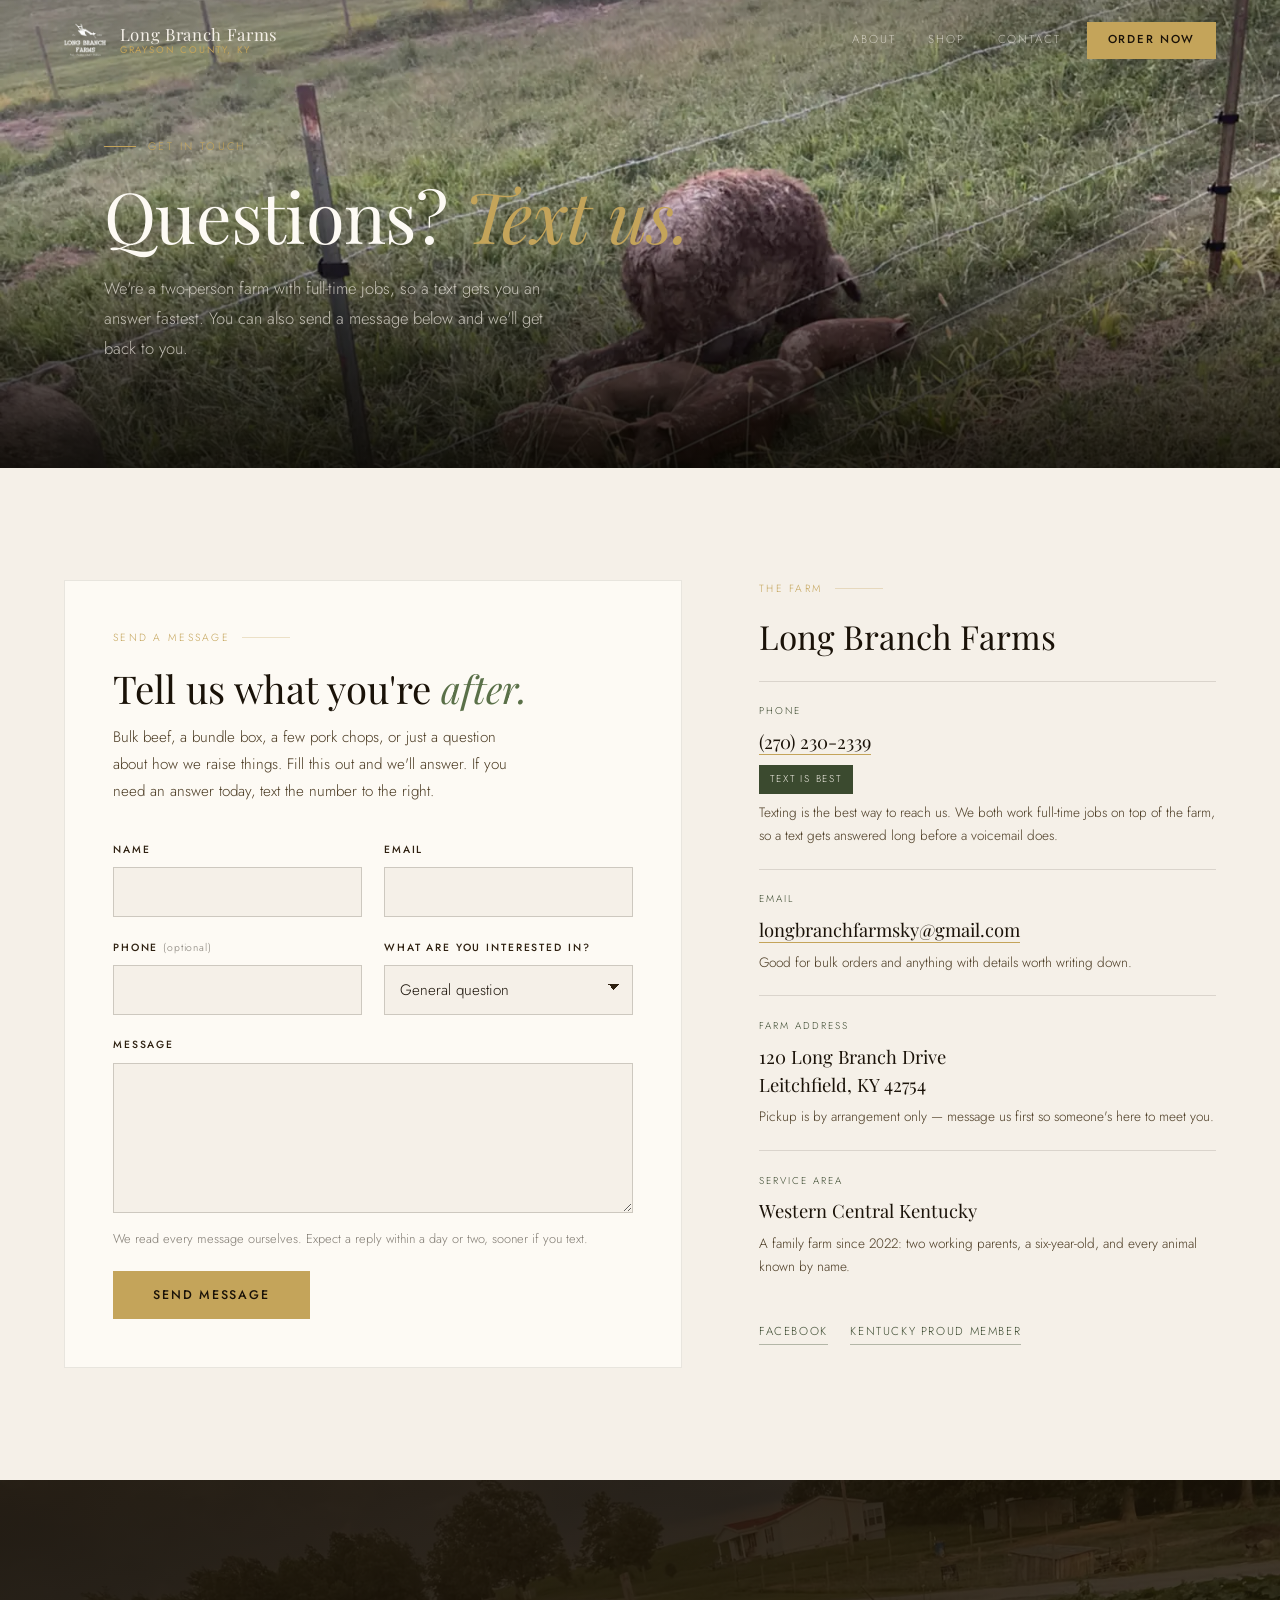
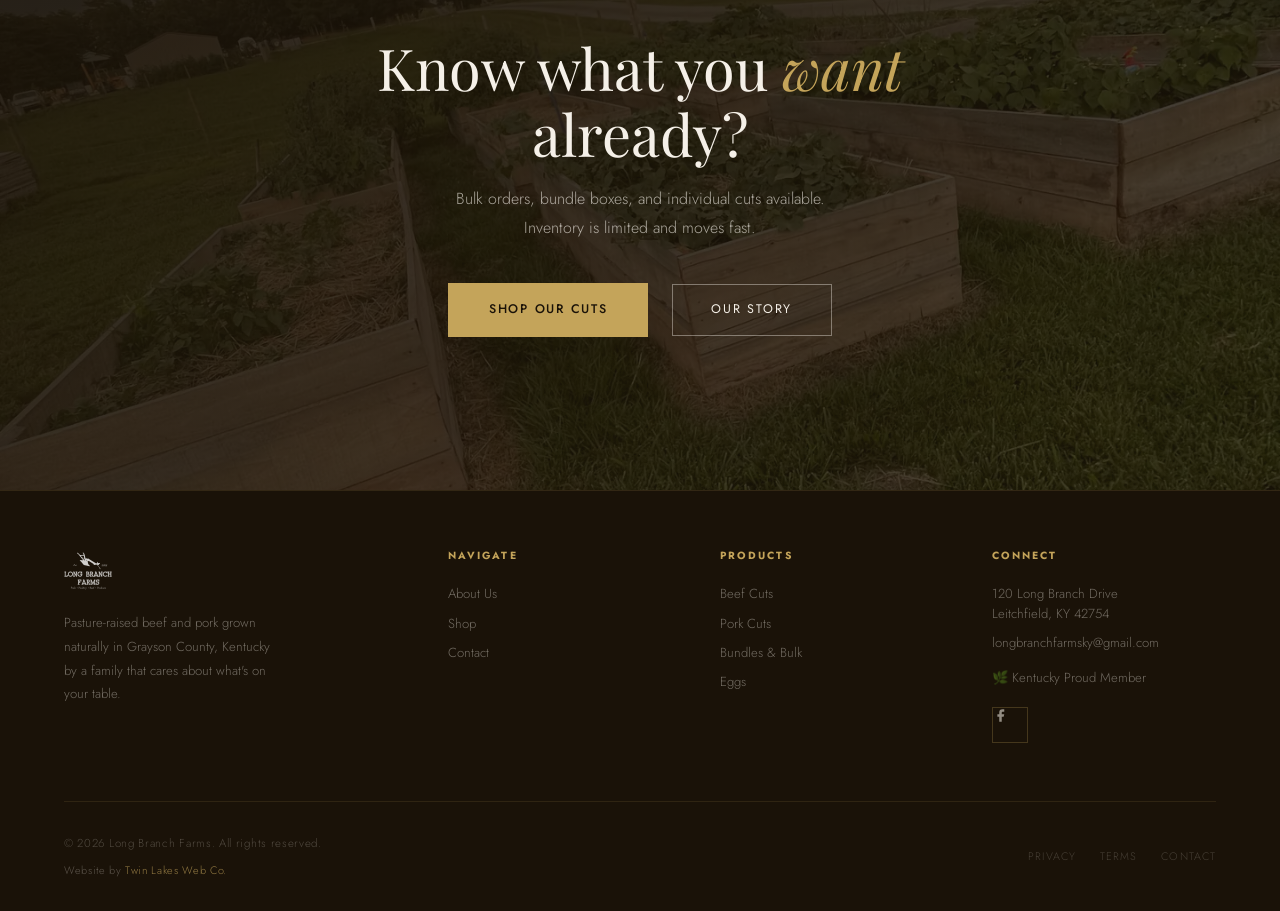
<file: contact/index.html>
<!DOCTYPE html>
<html lang="en">
<head>
  <meta charset="UTF-8" />
  <meta name="viewport" content="width=device-width, initial-scale=1.0" />
  <meta name="description" content="Contact Long Branch Farms in Leitchfield, Kentucky. Text (270) 230-2339 for the fastest answer, or send us a message about beef, pork, bundle boxes, and eggs." />
  <title>Contact Us | Long Branch Farms</title>

  <link rel="preconnect" href="https://fonts.googleapis.com" />
  <link rel="preconnect" href="https://fonts.gstatic.com" crossorigin />
  <link href="https://fonts.googleapis.com/css2?family=Playfair+Display:ital,wght@0,400;0,500;0,700;1,400;1,500&family=Jost:wght@300;400;500&display=swap" rel="stylesheet" />

  <link rel="stylesheet" href="../styles.css" />

  <link rel="canonical" href="https://www.longbranch-farms.com/contact/" />
  <meta name="robots" content="index, follow, max-image-preview:large, max-snippet:-1" />
  <meta name="theme-color" content="#1a1208" />

  <!-- Icons -->
  <link rel="icon" href="/favicon.ico" sizes="any" />
  <link rel="icon" type="image/png" sizes="32x32" href="/favicon-32x32.png" />
  <link rel="icon" type="image/png" sizes="16x16" href="/favicon-16x16.png" />
  <link rel="apple-touch-icon" sizes="180x180" href="/apple-touch-icon.png" />
  <link rel="manifest" href="/site.webmanifest" />

  <!-- Open Graph -->
  <meta property="og:type" content="website" />
  <meta property="og:site_name" content="Long Branch Farms" />
  <meta property="og:locale" content="en_US" />
  <meta property="og:title" content="Contact Us | Long Branch Farms" />
  <meta property="og:description" content="Contact Long Branch Farms in Leitchfield, Kentucky. Text (270) 230-2339 for the fastest answer, or send us a message about beef, pork, bundle boxes, and eggs." />
  <meta property="og:url" content="https://www.longbranch-farms.com/contact/" />
  <meta property="og:image" content="https://www.longbranch-farms.com/images/social-card.jpg" />
  <meta property="og:image:type" content="image/jpeg" />
  <meta property="og:image:width" content="1200" />
  <meta property="og:image:height" content="630" />
  <meta property="og:image:alt" content="The Long Branch Farms logo over cattle, pigs and sheep grazing on Kentucky pasture" />

  <!-- Twitter -->
  <meta name="twitter:card" content="summary_large_image" />
  <meta name="twitter:title" content="Contact Us | Long Branch Farms" />
  <meta name="twitter:description" content="Contact Long Branch Farms in Leitchfield, Kentucky. Text (270) 230-2339 for the fastest answer, or send us a message about beef, pork, bundle boxes, and eggs." />
  <meta name="twitter:image" content="https://www.longbranch-farms.com/images/social-card.jpg" />
  <meta name="twitter:image:alt" content="The Long Branch Farms logo over cattle, pigs and sheep grazing on Kentucky pasture" />

  <script type="application/ld+json">
  {
    "@context": "https://schema.org",
    "@type": "ContactPage",
    "@id": "https://www.longbranch-farms.com/contact/",
    "url": "https://www.longbranch-farms.com/contact/",
    "name": "Contact Us | Long Branch Farms",
    "description": "Contact Long Branch Farms in Leitchfield, Kentucky. Text (270) 230-2339 for the fastest answer, or send us a message about beef, pork, bundle boxes, and eggs.",
    "isPartOf": {
      "@type": "WebSite",
      "name": "Long Branch Farms",
      "url": "https://www.longbranch-farms.com/"
    },
    "about": {
      "@id": "https://www.longbranch-farms.com/#business"
    },
    "mainEntity": {
      "@type": ["LocalBusiness", "Farm"],
      "@id": "https://www.longbranch-farms.com/#business",
      "name": "Long Branch Farms",
      "url": "https://www.longbranch-farms.com/",
      "telephone": "+1-270-230-2339",
      "email": "longbranchfarmsky@gmail.com",
      "address": {
        "@type": "PostalAddress",
        "streetAddress": "120 Long Branch Drive",
        "addressLocality": "Leitchfield",
        "addressRegion": "KY",
        "postalCode": "42754",
        "addressCountry": "US"
      },
      "areaServed": "Western Central Kentucky"
    }
  }
  </script>

  <style>
    #contact-hero {
      position: relative;
      min-height: 52vh;
      display: grid;
      place-items: end;
      overflow: hidden;
    }
    #contact-hero .hero-content { padding-bottom: 4rem; }
    #contact-hero .hero-headline { font-size: clamp(2.4rem, 5.5vw, 4.5rem); max-width: 18ch; }

    #contact-body {
      padding: clamp(4rem, 9vw, 7rem) var(--side);
      background: var(--cream);
    }
    .contact-grid {
      max-width: var(--max-w);
      margin: 0 auto;
      display: grid;
      grid-template-columns: 1.15fr 0.85fr;
      gap: clamp(2.5rem, 6vw, 5rem);
      align-items: start;
    }

    /* ── FORM ──────────────────────────────────────────────────── */
    .contact-form-wrap {
      background: var(--white);
      border: 1px solid rgba(26,18,8,0.09);
      padding: clamp(1.75rem, 4vw, 3rem);
    }
    .contact-form-wrap h2 {
      font-family: var(--serif);
      font-weight: 400;
      font-size: clamp(1.8rem, 3vw, 2.6rem);
      line-height: 1.15;
      margin-bottom: 0.85rem;
    }
    .contact-form-wrap h2 em { font-style: italic; color: var(--moss-lt); }
    .contact-form-intro {
      font-size: 0.95rem;
      color: #4a3a22;
      line-height: 1.8;
      max-width: 46ch;
      margin-bottom: 2.2rem;
    }

    .contact-form { display: grid; gap: 1.35rem; }
    .contact-form[hidden] { display: none; }
    .field-row {
      display: grid;
      grid-template-columns: 1fr 1fr;
      gap: 1.35rem;
    }
    .field { display: flex; flex-direction: column; }
    .field label {
      font-size: 0.65rem;
      letter-spacing: 0.18em;
      text-transform: uppercase;
      color: var(--bark);
      font-weight: 500;
      margin-bottom: 0.55rem;
    }
    .field .optional {
      letter-spacing: 0.08em;
      text-transform: none;
      font-weight: 300;
      color: var(--ink-fade);
    }
    .field input,
    .field select,
    .field textarea {
      font-family: var(--sans);
      font-weight: 300;
      font-size: 0.95rem;
      color: var(--soil);
      background: var(--cream);
      border: 1px solid rgba(26,18,8,0.18);
      border-radius: 0;
      padding: 0.8rem 0.95rem;
      width: 100%;
      transition: border-color var(--dur) var(--ease), background var(--dur) var(--ease);
      -webkit-appearance: none;
      appearance: none;
    }
    .field select {
      background-image: linear-gradient(45deg, transparent 50%, var(--bark) 50%), linear-gradient(135deg, var(--bark) 50%, transparent 50%);
      background-position: calc(100% - 1.15rem) 1.15rem, calc(100% - 0.8rem) 1.15rem;
      background-size: 6px 6px, 6px 6px;
      background-repeat: no-repeat;
      padding-right: 2.5rem;
    }
    .field textarea { min-height: 150px; resize: vertical; line-height: 1.7; }
    .field input:focus,
    .field select:focus,
    .field textarea:focus {
      outline: none;
      border-color: var(--moss-lt);
      background: var(--white);
      box-shadow: 0 0 0 2px rgba(90,112,72,0.18);
    }
    .field input[aria-invalid="true"],
    .field textarea[aria-invalid="true"] {
      border-color: #9c3a1e;
      box-shadow: 0 0 0 2px rgba(156,58,30,0.14);
    }
    .field-error {
      font-size: 0.78rem;
      color: #9c3a1e;
      margin-top: 0.4rem;
      min-height: 0;
    }
    .field-error:empty { display: none; }

    .contact-form button[type="submit"] {
      justify-self: start;
      cursor: pointer;
      font-family: var(--sans);
      line-height: 1.2;
      border-radius: 0;
      -webkit-appearance: none;
      appearance: none;
    }
    .contact-form button[type="submit"][disabled] {
      opacity: 0.6;
      cursor: progress;
    }
    .form-fineprint {
      font-size: 0.8rem;
      color: var(--ink-fade);
      line-height: 1.7;
      margin-top: -0.4rem;
    }

    /* ── RESULT PANELS ─────────────────────────────────────────── */
    .form-result {
      border-left: 3px solid var(--moss-lt);
      background: var(--cream);
      padding: clamp(1.5rem, 3vw, 2.25rem);
    }
    .form-result.is-error { border-left-color: #9c3a1e; }
    .form-result h3 {
      font-family: var(--serif);
      font-weight: 400;
      font-size: clamp(1.4rem, 2.4vw, 1.9rem);
      margin-bottom: 0.75rem;
    }
    .form-result p {
      font-size: 0.95rem;
      color: #4a3a22;
      line-height: 1.8;
      margin-bottom: 0.9rem;
    }
    .form-result p:last-child { margin-bottom: 0; }
    .form-result a {
      color: var(--moss);
      font-weight: 400;
      text-decoration: underline;
      text-underline-offset: 3px;
    }
    .form-result a:hover { color: var(--moss-lt); }

    /* ── DETAILS COLUMN ────────────────────────────────────────── */
    .contact-details { position: sticky; top: 6.5rem; }
    .contact-details h2 {
      font-family: var(--serif);
      font-weight: 400;
      font-size: clamp(1.6rem, 2.6vw, 2.1rem);
      line-height: 1.2;
      margin-bottom: 1.5rem;
    }
    .detail-block {
      padding: 1.35rem 0;
      border-top: 1px solid rgba(26,18,8,0.12);
    }
    .detail-block:last-of-type { border-bottom: 1px solid rgba(26,18,8,0.12); }
    .detail-label {
      font-size: 0.62rem;
      letter-spacing: 0.2em;
      text-transform: uppercase;
      color: var(--moss);
      margin-bottom: 0.5rem;
    }
    .detail-value {
      font-family: var(--serif);
      font-size: 1.15rem;
      line-height: 1.5;
      color: var(--soil);
    }
    .detail-value a {
      color: var(--soil);
      text-decoration: none;
      border-bottom: 1px solid var(--hay);
      transition: color var(--dur) var(--ease);
    }
    .detail-value a:hover { color: var(--moss); }
    .detail-note {
      font-size: 0.85rem;
      color: #4a3a22;
      line-height: 1.7;
      margin-top: 0.45rem;
    }
    .detail-flag {
      display: inline-block;
      margin-top: 0.6rem;
      background: var(--moss);
      color: var(--cream);
      font-size: 0.62rem;
      letter-spacing: 0.18em;
      text-transform: uppercase;
      padding: 0.35rem 0.7rem;
    }
    .detail-links {
      display: flex;
      flex-wrap: wrap;
      gap: 0.6rem 1.4rem;
      margin-top: 1.4rem;
    }
    .detail-links a {
      font-size: 0.72rem;
      letter-spacing: 0.14em;
      text-transform: uppercase;
      color: var(--moss);
      text-decoration: none;
      border-bottom: 1px solid rgba(59,74,47,0.35);
      padding-bottom: 2px;
      transition: color var(--dur) var(--ease), border-color var(--dur) var(--ease);
    }
    .detail-links a:hover { color: var(--soil); border-bottom-color: var(--hay); }

    @media (max-width: 960px) {
      .contact-grid { grid-template-columns: 1fr; }
      .contact-details { position: static; order: -1; }
    }
    @media (max-width: 660px) {
      .field-row { grid-template-columns: 1fr; }
      .contact-form button[type="submit"] { justify-self: stretch; text-align: center; }
    }
  </style>
</head>

<body>
  <script>
    /* NOTE: this block is duplicated verbatim on all five pages and must stay
       in sync. It has to be inline and ahead of the content it governs, so it
       cannot live in a shared file.

       Progressive enhancement: .reveal content is visible by default in CSS so
       the page is readable with JS disabled, blocked, or broken. This runs as
       the first thing in <body>, before any revealed content is parsed or
       painted, so opting in to the hidden-then-animate state cannot flash. */
    (function () {
      if (!('IntersectionObserver' in window)) return;
      var root = document.documentElement;
      root.classList.add('js-reveal');
      // Failsafe: if the observer at the foot of the page never registered,
      // something downstream broke and the hidden state would be permanent.
      // Drop back to plain visible content. DOMContentLoaded fires after that
      // inline script has run, so the check is exact; the timer is a backstop
      // for a parse that never completes. Deliberately not tied to `load`,
      // which waits on multi-megabyte photos.
      var failsafe = function () {
        if (!root.hasAttribute('data-reveal-observer')) root.classList.remove('js-reveal');
      };
      document.addEventListener('DOMContentLoaded', failsafe);
      setTimeout(failsafe, 2000);
    })();
  </script>

  <!-- Header -->
  <header id="site-header">
    <a href="../" class="logo-wrap">
      <img src="../images/LBF-logo-transparent.png" alt="Long Branch Farms Logo" />
      <span class="logo-name">
        Long Branch Farms
        <small>Grayson County, KY</small>
      </span>
    </a>
    <nav>
      <a href="../about/">About</a>
      <a href="../#products">Shop</a>
      <a href="../contact/">Contact</a>
      <a href="../#products" class="nav-cta">Order Now</a>
    </nav>
    <button class="nav-toggle" id="navToggle" type="button" aria-label="Open menu" aria-expanded="false" aria-controls="navDrawer">
      <svg viewBox="0 0 24 24" aria-hidden="true" focusable="false"><path d="M4 7h16M4 12h16M4 17h16" stroke-linecap="round" stroke-linejoin="round"/></svg>
    </button>
    <div class="nav-backdrop" id="navBackdrop"></div>
    <div class="nav-drawer" id="navDrawer" role="dialog" aria-modal="true" aria-label="Site menu">
      <div class="nav-drawer-top">
        <span class="nav-drawer-label">
          Menu
          <small>Long Branch Farms</small>
        </span>
        <button class="nav-close" id="navClose" type="button" aria-label="Close menu">
          <svg viewBox="0 0 24 24" aria-hidden="true" focusable="false"><path d="M6 6l12 12M18 6L6 18" stroke-linecap="round" stroke-linejoin="round"/></svg>
        </button>
      </div>
      <nav class="nav-drawer-links" aria-label="Mobile">
        <a href="../about/">About</a>
        <a href="../#products">Shop</a>
        <a href="../contact/">Contact</a>
        <a href="../#products" class="nav-drawer-cta">Order Now</a>
      </nav>
      <p class="nav-drawer-note">Grayson County, Kentucky</p>
    </div>
  </header>

  <!-- Contact Hero -->
  <section id="contact-hero">
    <div class="hero-bg bg-photo-25 loaded"></div>
    <div class="hero-overlay"></div>
    <div class="hero-content">
      <p class="hero-eyebrow reveal">Get In Touch</p>
      <h1 class="hero-headline reveal" style="transition-delay:.1s">
        Questions? <em>Text us.</em>
      </h1>
      <p class="hero-sub reveal" style="transition-delay:.2s">
        We're a two-person farm with full-time jobs, so a text gets you an answer fastest. You can also send a message below and we'll get back to you.
      </p>
    </div>
  </section>

  <!-- Contact Body -->
  <section id="contact-body">
    <div class="contact-grid">

      <!-- Form -->
      <div class="contact-form-wrap reveal">
        <div id="cf-intro">
          <p class="section-label">Send a Message</p>
          <h2>Tell us what you're <em>after.</em></h2>
          <p class="contact-form-intro">
            Bulk beef, a bundle box, a few pork chops, or just a question about how we raise things. Fill this out and we'll answer. If you need an answer today, text the number to the right.
          </p>
        </div>

        <!--
          Web3Forms access key. Public by design: it is a routing identifier,
          not a credential, and only relays submissions to
          longbranchfarmsky@gmail.com. Manage it at web3forms.com.
        -->
        <form
          id="contact-form"
          class="contact-form"
          action="https://api.web3forms.com/submit"
          method="POST"
        >
          <input type="hidden" name="access_key" value="ba7f2a00-4e1f-42b2-8d2c-928367710458" />
          <input type="hidden" name="subject" value="New contact form submission from longbranch-farms.com" />
          <input type="hidden" name="from_name" value="Long Branch Farms Website" />
          <!--
            Only reached if JavaScript fails: the form then posts natively and
            Web3Forms shows its own generic thank-you page. Once the live domain
            is decided, uncomment this and set the URL to bring visitors back:
            <input type="hidden" name="redirect" value="https://YOUR-DOMAIN/contact/" />
          -->
          <!-- Honeypot: Web3Forms discards any submission where this is checked. -->
          <input type="checkbox" name="botcheck" class="hidden" style="display:none;" tabindex="-1" autocomplete="off" />

          <div class="field-row">
            <div class="field">
              <label for="cf-name">Name</label>
              <input type="text" id="cf-name" name="name" autocomplete="name" required
                     aria-describedby="cf-name-error" />
              <p class="field-error" id="cf-name-error"></p>
            </div>
            <div class="field">
              <label for="cf-email">Email</label>
              <input type="email" id="cf-email" name="email" autocomplete="email" required
                     aria-describedby="cf-email-error" />
              <p class="field-error" id="cf-email-error"></p>
            </div>
          </div>

          <div class="field-row">
            <div class="field">
              <label for="cf-phone">Phone <span class="optional">(optional)</span></label>
              <input type="tel" id="cf-phone" name="phone" autocomplete="tel"
                     aria-describedby="cf-phone-error" />
              <p class="field-error" id="cf-phone-error"></p>
            </div>
            <div class="field">
              <label for="cf-interest">What are you interested in?</label>
              <select id="cf-interest" name="interest">
                <option value="General question">General question</option>
                <option value="Bulk beef">Bulk beef</option>
                <option value="Bulk pork">Bulk pork</option>
                <option value="Bundle boxes">Bundle boxes</option>
                <option value="Individual cuts">Individual cuts</option>
                <option value="Eggs">Eggs</option>
                <option value="Something else">Something else</option>
              </select>
            </div>
          </div>

          <div class="field">
            <label for="cf-message">Message</label>
            <textarea id="cf-message" name="message" required
                      aria-describedby="cf-message-error"></textarea>
            <p class="field-error" id="cf-message-error"></p>
          </div>

          <p class="form-fineprint">
            We read every message ourselves. Expect a reply within a day or two, sooner if you text.
          </p>

          <button type="submit" class="btn-primary" id="cf-submit">Send Message</button>
        </form>

        <!-- Success -->
        <div class="form-result" id="cf-success" role="status" aria-live="polite" hidden>
          <h3>Message sent. Thank you.</h3>
          <p>
            We got it, and we'll get back to you at the email you gave us. We're usually
            in the barn or at work during the day, so give us a day or two.
          </p>
          <p>
            Need an answer faster? Text us at
            <a href="tel:+12702302339">(270) 230-2339</a> &mdash; that's the quickest way to reach us.
          </p>
        </div>

        <!-- Error -->
        <div class="form-result is-error" id="cf-error" role="alert" aria-live="assertive" tabindex="-1" hidden>
          <h3>That didn't go through.</h3>
          <p>
            Something on our end failed to send your message. Sorry about that. What you typed is
            still in the form above, so you can try again &mdash; or reach us directly, which always works:
          </p>
          <p>
            Text <a href="tel:+12702302339">(270) 230-2339</a><br />
            Email <a href="mailto:longbranchfarmsky@gmail.com">longbranchfarmsky@gmail.com</a>
          </p>
        </div>
      </div>

      <!-- Details -->
      <aside class="contact-details reveal" style="transition-delay:.1s">
        <p class="section-label">The Farm</p>
        <h2>Long Branch Farms</h2>

        <div class="detail-block">
          <p class="detail-label">Phone</p>
          <p class="detail-value"><a href="tel:+12702302339">(270) 230-2339</a></p>
          <span class="detail-flag">Text is best</span>
          <p class="detail-note">
            Texting is the best way to reach us. We both work full-time jobs on top of the farm,
            so a text gets answered long before a voicemail does.
          </p>
        </div>

        <div class="detail-block">
          <p class="detail-label">Email</p>
          <p class="detail-value"><a href="mailto:longbranchfarmsky@gmail.com">longbranchfarmsky@gmail.com</a></p>
          <p class="detail-note">Good for bulk orders and anything with details worth writing down.</p>
        </div>

        <div class="detail-block">
          <p class="detail-label">Farm Address</p>
          <p class="detail-value">120 Long Branch Drive<br />Leitchfield, KY 42754</p>
          <p class="detail-note">
            Pickup is by arrangement only &mdash; message us first so someone's here to meet you.
          </p>
        </div>

        <div class="detail-block">
          <p class="detail-label">Service Area</p>
          <p class="detail-value">Western Central Kentucky</p>
          <p class="detail-note">
            A family farm since 2022: two working parents, a six-year-old, and every animal known by name.
          </p>
        </div>

        <div class="detail-links">
          <a href="https://www.facebook.com/profile.php?id=61573708114780" target="_blank" rel="noopener">Facebook</a>
          <a href="https://www.kyproud.com/members/long-branch-farms" target="_blank" rel="noopener">Kentucky Proud Member</a>
        </div>
      </aside>

    </div>
  </section>

  <!-- CTA -->
  <section id="cta">
    <div class="cta-bg bg-photo-22"></div>
    <div class="cta-overlay"></div>
    <div class="cta-content">
      <h2 class="reveal">Know what you <em>want</em><br />already?</h2>
      <p class="reveal" style="transition-delay:.1s">Bulk orders, bundle boxes, and individual cuts available. Inventory is limited and moves fast.</p>
      <div class="cta-btns reveal" style="transition-delay:.18s">
        <a href="../#products" class="btn-primary">Shop Our Cuts</a>
        <a href="../about/" class="btn-ghost">Our Story</a>
      </div>
    </div>
  </section>

  <!-- Footer -->
  <footer>
    <div class="footer-inner">
      <div class="footer-top">
        <div class="footer-brand">
          <img src="../images/LBF-logo-transparent.png" alt="Long Branch Farms" />
          <p>Pasture-raised beef and pork grown naturally in Grayson County, Kentucky by a family that cares about what's on your table.</p>
        </div>
        <div class="footer-col">
          <h4>Navigate</h4>
          <a href="../about/">About Us</a>
          <a href="../#products">Shop</a>
          <a href="../contact/">Contact</a>
        </div>
        <div class="footer-col">
          <h4>Products</h4>
          <a href="../#products">Beef Cuts</a>
          <a href="../#products">Pork Cuts</a>
          <a href="../#products">Bundles &amp; Bulk</a>
          <a href="../#products">Eggs</a>
        </div>
        <div class="footer-col">
          <h4>Connect</h4>
          <p>120 Long Branch Drive<br />Leitchfield, KY 42754</p>
          <a href="mailto:longbranchfarmsky@gmail.com">longbranchfarmsky@gmail.com</a>
          <a href="https://www.kyproud.com/members/long-branch-farms" target="_blank" rel="noopener" style="display:inline-flex;align-items:center;gap:0.4rem;margin-bottom:0.75rem;">
            🌿 Kentucky Proud Member
          </a>
          <div class="social-row">
            <a href="https://www.facebook.com/profile.php?id=61573708114780" target="_blank" rel="noopener" class="social-link" aria-label="Facebook">
              <svg viewBox="0 0 24 24" xmlns="http://www.w3.org/2000/svg"><path d="M18 2h-3a5 5 0 00-5 5v3H7v4h3v8h4v-8h3l1-4h-4V7a1 1 0 011-1h3z"/></svg>
            </a>
          </div>
        </div>
      </div>
      <div class="footer-bottom">
        <div class="footer-meta">
          <p class="footer-copy">&copy; <span id="yr"></span> Long Branch Farms. All rights reserved.</p>
          <p class="site-credit">Website by <a href="mailto:me@caseykeown.com">Twin Lakes Web Co.</a></p>
        </div>
        <div class="footer-legal">
          <a href="../privacy/">Privacy</a>
          <a href="../terms/">Terms</a>
          <a href="../contact/">Contact</a>
        </div>
      </div>
    </div>
  </footer>

  <script>
    /* ── CONTACT FORM ──────────────────────────────────────────── */
    (function () {
      const form    = document.getElementById('contact-form');
      if (!form) return;
      const btn     = document.getElementById('cf-submit');
      const okPanel = document.getElementById('cf-success');
      const errPanel= document.getElementById('cf-error');
      const btnLabel = btn.textContent;

      // Suppress native validation bubbles only now that JS is confirmed
      // running and will show the inline errors instead. Leaving `novalidate`
      // out of the markup means the browser still enforces `required` on the
      // no-JS native POST fallback.
      form.setAttribute('novalidate', '');

      const RULES = [
        { id: 'cf-name',    msg: 'Please tell us your name.' },
        { id: 'cf-email',   msg: 'Please enter your email address.',
          test: v => /^[^\s@]+@[^\s@]+\.[^\s@]{2,}$/.test(v),
          badMsg: 'That email address doesn’t look right.' },
        { id: 'cf-message', msg: 'Please tell us what you need.' }
      ];

      function setError(input, message) {
        const box = document.getElementById(input.id + '-error');
        if (message) {
          input.setAttribute('aria-invalid', 'true');
          if (box) box.textContent = message;
        } else {
          input.removeAttribute('aria-invalid');
          if (box) box.textContent = '';
        }
      }

      function validate() {
        let firstBad = null;
        RULES.forEach(rule => {
          const input = document.getElementById(rule.id);
          const value = input.value.trim();
          let message = '';
          if (!value) message = rule.msg;
          else if (rule.test && !rule.test(value)) message = rule.badMsg;
          setError(input, message);
          if (message && !firstBad) firstBad = input;
        });
        if (firstBad) firstBad.focus();
        return !firstBad;
      }

      // Clear a field's error as soon as the visitor starts fixing it.
      RULES.forEach(rule => {
        const input = document.getElementById(rule.id);
        input.addEventListener('input', () => {
          if (input.getAttribute('aria-invalid') === 'true') setError(input, '');
        });
      });

      // Success replaces the form. Failure leaves the form in place so the
      // visitor keeps what they typed and can retry or copy it out.
      function showSuccess() {
        form.hidden = true;
        // The "fill this out" heading and intro would read as nonsense sitting
        // above a thank-you panel, so they go with the form.
        const intro = document.getElementById('cf-intro');
        if (intro) intro.hidden = true;
        okPanel.hidden = false;
        okPanel.scrollIntoView({ behavior: 'smooth', block: 'center' });
      }
      function showError() {
        errPanel.hidden = false;
        errPanel.scrollIntoView({ behavior: 'smooth', block: 'center' });
        // Move focus so screen readers land on the failure instead of on the
        // re-enabled submit button, which would invite an endless retry loop.
        errPanel.focus();
      }

      form.addEventListener('submit', async function (e) {
        e.preventDefault();
        errPanel.hidden = true;
        if (!validate()) return;

        btn.disabled = true;
        btn.textContent = 'Sending…';

        const payload = Object.fromEntries(new FormData(form).entries());

        try {
          const res = await fetch('https://api.web3forms.com/submit', {
            method: 'POST',
            headers: { 'Content-Type': 'application/json', 'Accept': 'application/json' },
            body: JSON.stringify(payload)
          });
          let data = null;
          try { data = await res.json(); } catch (_) { /* non-JSON response */ }

          if (res.ok && data && data.success) {
            showSuccess();
          } else {
            showError();
          }
        } catch (_) {
          // Network failure, offline, blocked request.
          showError();
        } finally {
          btn.disabled = false;
          btn.textContent = btnLabel;
        }
      });
    })();
  </script>

  <script>
    document.getElementById('yr').textContent = new Date().getFullYear();

    const hdr = document.getElementById('site-header');
    window.addEventListener('scroll', () => {
      hdr.classList.toggle('scrolled', window.scrollY > 60);
    }, { passive: true });

    // Mobile nav drawer
    const navToggle = document.getElementById('navToggle');
    const navDrawer = document.getElementById('navDrawer');
    const navClose = document.getElementById('navClose');
    const navBackdrop = document.getElementById('navBackdrop');
    let navReturnFocus = null;
    let navScrollY = 0;

    const navIsOpen = () => hdr.classList.contains('nav-open');
    const navFocusables = () => navDrawer.querySelectorAll('a[href], button');

    // Hide the page behind the drawer from keyboard and screen readers.
    function navSetRestInert(on) {
      const supportsInert = 'inert' in HTMLElement.prototype;
      Array.prototype.forEach.call(document.body.children, el => {
        if (el === hdr || el.tagName === 'SCRIPT') return;
        if (supportsInert) el.inert = on;
        else if (on) el.setAttribute('aria-hidden', 'true');
        else el.removeAttribute('aria-hidden');
      });
    }

    function openNav() {
      navReturnFocus = document.activeElement;
      navScrollY = window.scrollY;
      hdr.classList.add('nav-open');
      navToggle.setAttribute('aria-expanded', 'true');
      navToggle.setAttribute('aria-label', 'Close menu');
      document.body.style.top = (-navScrollY) + 'px';
      document.body.classList.add('nav-lock');
      navSetRestInert(true);
      const f = navFocusables();
      if (f.length) f[0].focus();
    }

    function closeNav(restoreFocus) {
      if (!navIsOpen()) return;
      hdr.classList.remove('nav-open');
      navToggle.setAttribute('aria-expanded', 'false');
      navToggle.setAttribute('aria-label', 'Open menu');
      navSetRestInert(false);
      document.body.classList.remove('nav-lock');
      document.body.style.top = '';
      // Jump, never glide, back to where the page was before the lock.
      const root = document.documentElement;
      const prevBehavior = root.style.scrollBehavior;
      root.style.scrollBehavior = 'auto';
      window.scrollTo(0, navScrollY);
      root.style.scrollBehavior = prevBehavior;
      if (restoreFocus !== false) (navReturnFocus || navToggle).focus();
      navReturnFocus = null;
    }

    navToggle.addEventListener('click', () => { navIsOpen() ? closeNav() : openNav(); });
    navClose.addEventListener('click', () => closeNav());
    navBackdrop.addEventListener('click', () => closeNav());
    navDrawer.querySelectorAll('a').forEach(a => a.addEventListener('click', () => closeNav(false)));

    document.addEventListener('keydown', e => {
      if (!navIsOpen()) return;
      if (e.key === 'Escape') { e.preventDefault(); closeNav(); return; }
      if (e.key !== 'Tab') return;
      const f = navFocusables();
      if (!f.length) return;
      const first = f[0], last = f[f.length - 1];
      if (e.shiftKey && document.activeElement === first) { e.preventDefault(); last.focus(); }
      else if (!e.shiftKey && document.activeElement === last) { e.preventDefault(); first.focus(); }
    });

    // Drop back to the desktop nav if the viewport grows past the drawer breakpoint
    const navMq = window.matchMedia('not all and (max-width: 660px)');
    const navMqChange = e => { if (e.matches) closeNav(false); };
    if (navMq.addEventListener) navMq.addEventListener('change', navMqChange);
    else if (navMq.addListener) navMq.addListener(navMqChange);

    // Guarded so a browser without IntersectionObserver does not throw here and
    // abort the rest of this script. Without the observer the .reveal elements
    // simply stay visible (see the failsafe at the top of <body>).
    if ('IntersectionObserver' in window) {
      const io = new IntersectionObserver(entries => {
        entries.forEach(e => {
          if (e.isIntersecting) { e.target.classList.add('in'); io.unobserve(e.target); }
        });
      }, { threshold: 0.1 });
      document.querySelectorAll('.reveal').forEach(el => io.observe(el));
      // Signals to that failsafe that the reveal machinery is live.
      document.documentElement.setAttribute('data-reveal-observer', 'on');
    }
  </script>

</body>
</html>
</file>
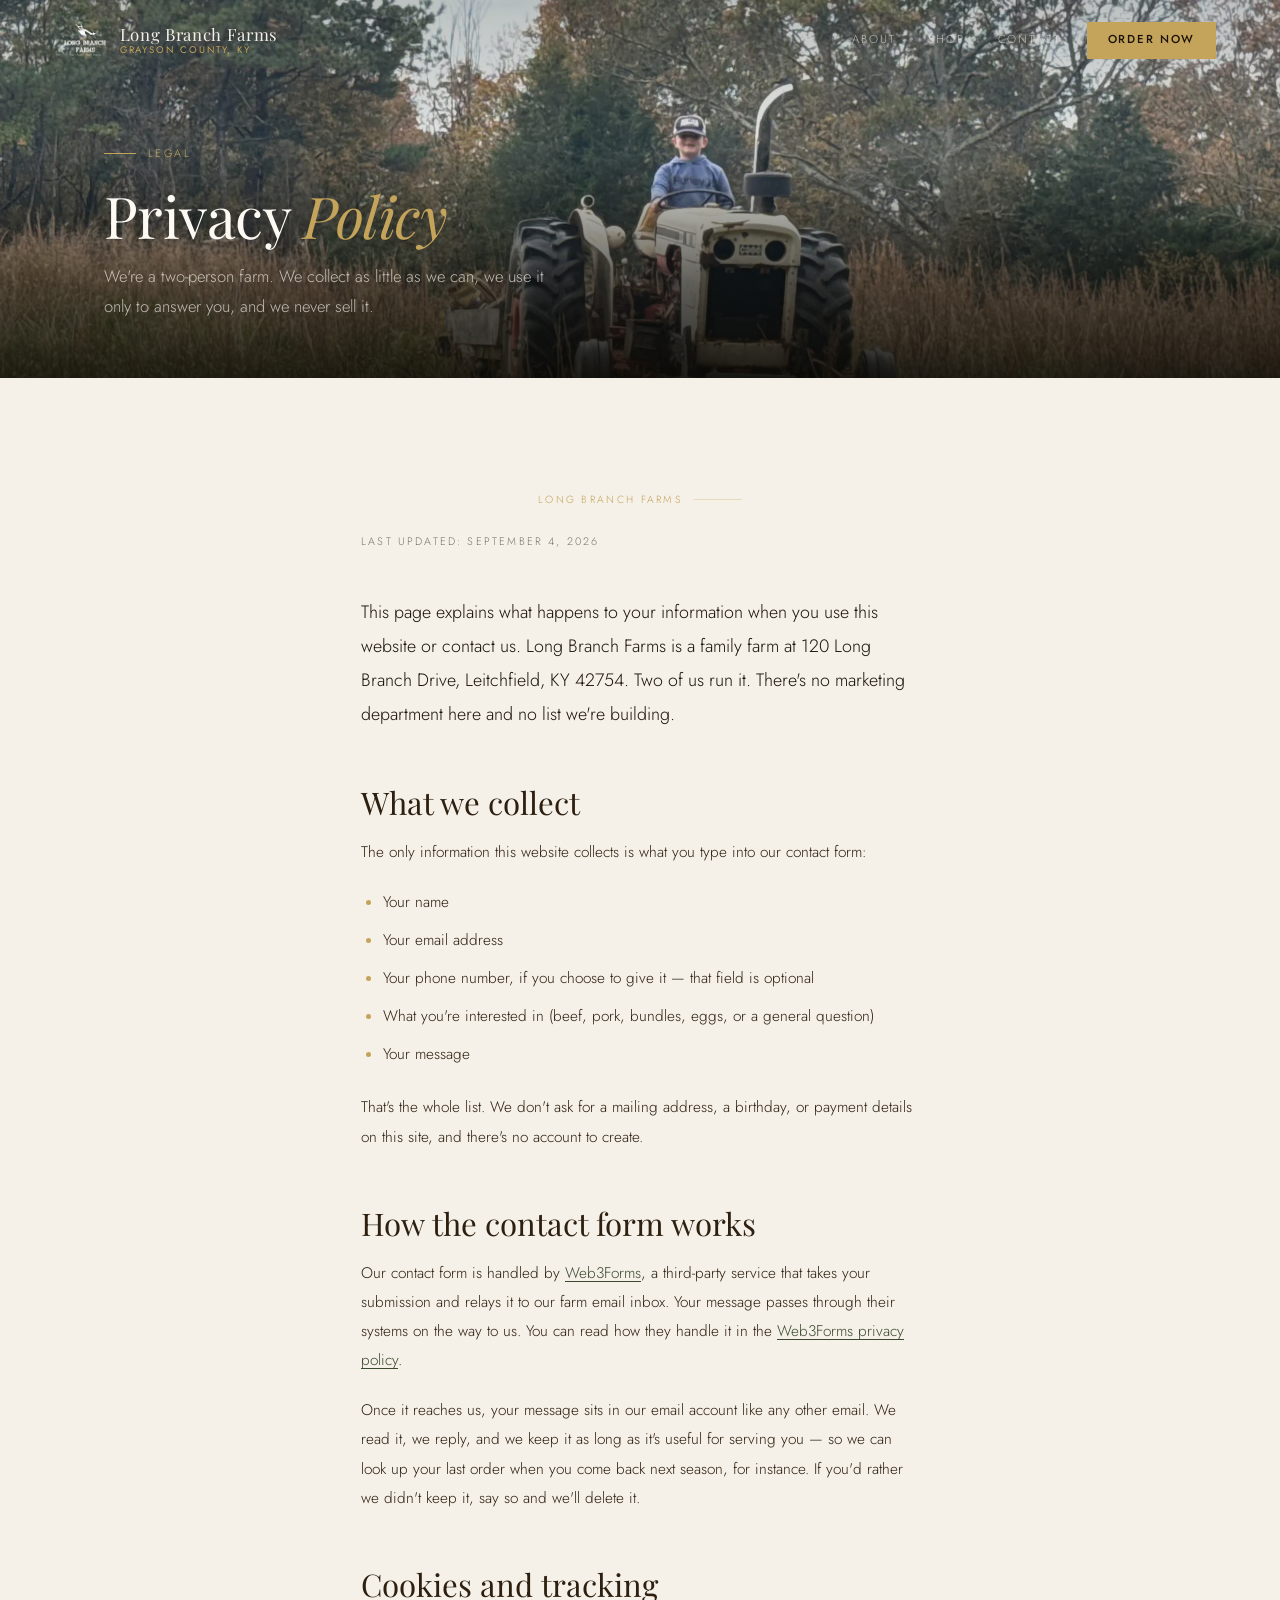
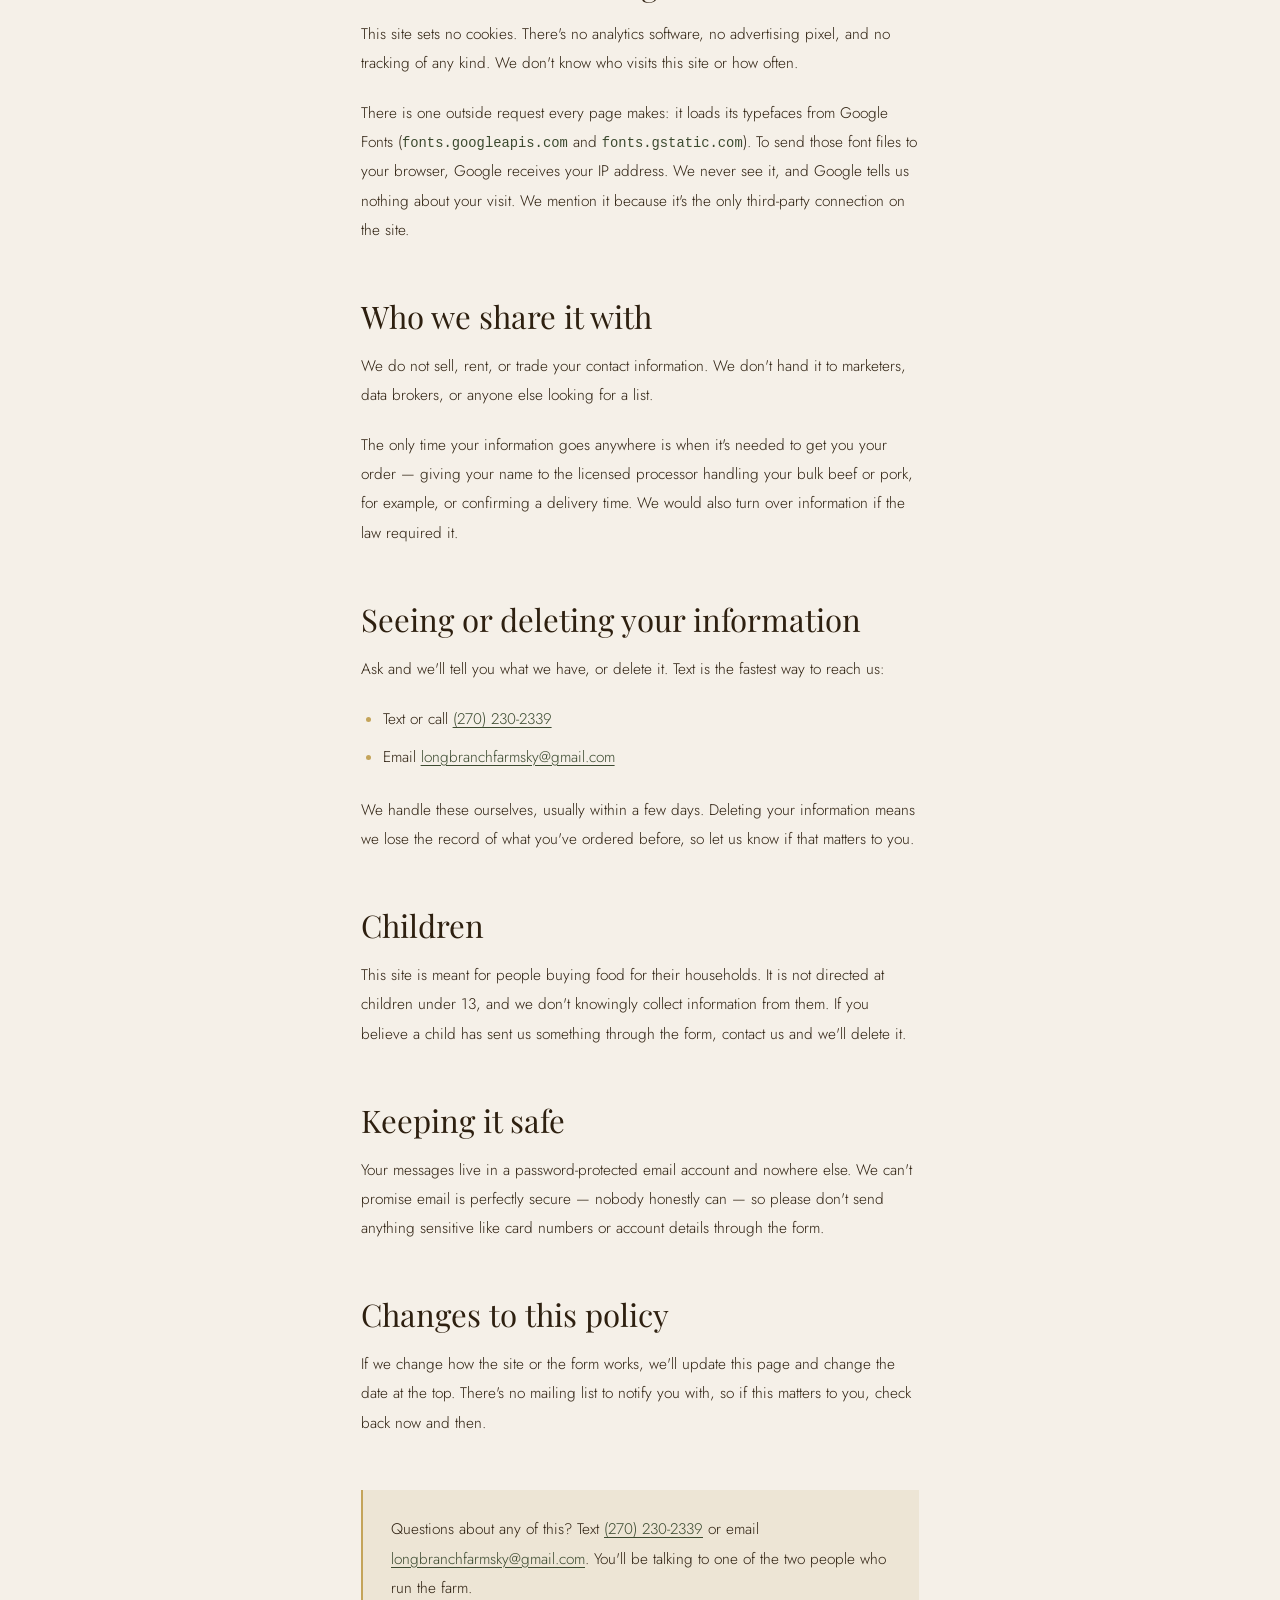
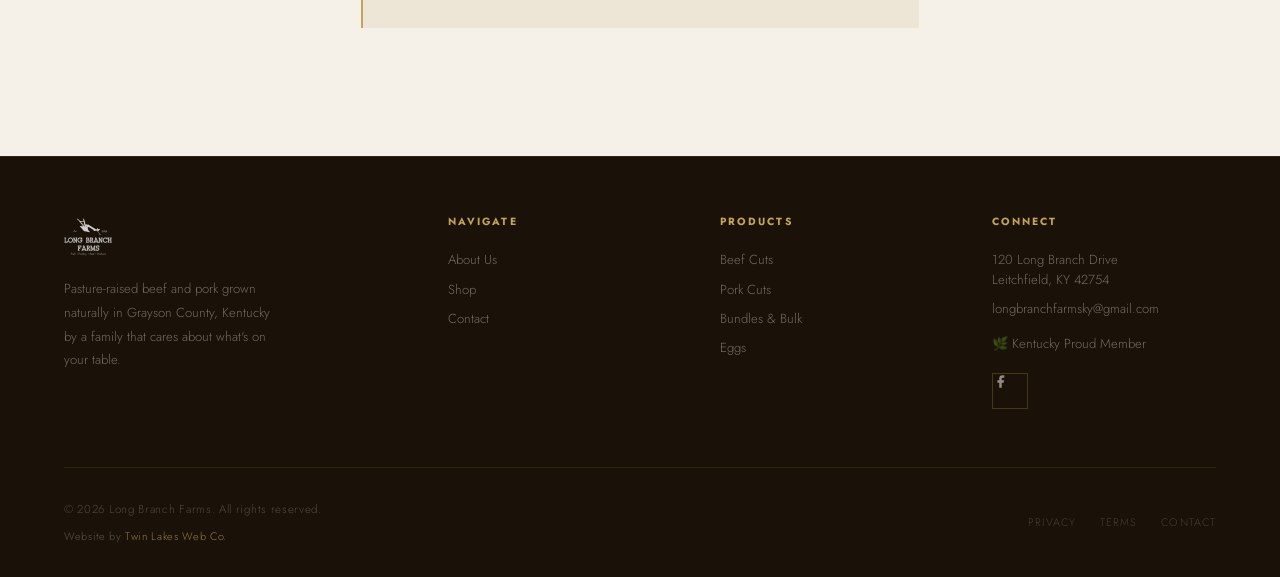
<file: privacy/index.html>
<!DOCTYPE html>
<html lang="en">
<head>
  <meta charset="UTF-8" />
  <meta name="viewport" content="width=device-width, initial-scale=1.0" />
  <meta name="description" content="How Long Branch Farms handles your information: what our contact form collects, who processes it, how long we keep it, and how to have it deleted." />
  <title>Privacy Policy | Long Branch Farms</title>

  <link rel="preconnect" href="https://fonts.googleapis.com" />
  <link rel="preconnect" href="https://fonts.gstatic.com" crossorigin />
  <link href="https://fonts.googleapis.com/css2?family=Playfair+Display:ital,wght@0,400;0,500;0,700;1,400;1,500&family=Jost:wght@300;400;500&display=swap" rel="stylesheet" />

  <link rel="stylesheet" href="../styles.css" />

  <link rel="canonical" href="https://www.longbranch-farms.com/privacy/" />
  <meta name="robots" content="index, follow, max-image-preview:large, max-snippet:-1" />
  <meta name="theme-color" content="#1a1208" />

  <!-- Icons -->
  <link rel="icon" href="/favicon.ico" sizes="any" />
  <link rel="icon" type="image/png" sizes="32x32" href="/favicon-32x32.png" />
  <link rel="icon" type="image/png" sizes="16x16" href="/favicon-16x16.png" />
  <link rel="apple-touch-icon" sizes="180x180" href="/apple-touch-icon.png" />
  <link rel="manifest" href="/site.webmanifest" />

  <!-- Open Graph -->
  <meta property="og:type" content="website" />
  <meta property="og:site_name" content="Long Branch Farms" />
  <meta property="og:locale" content="en_US" />
  <meta property="og:title" content="Privacy Policy | Long Branch Farms" />
  <meta property="og:description" content="How Long Branch Farms handles your information: what our contact form collects, who processes it, how long we keep it, and how to have it deleted." />
  <meta property="og:url" content="https://www.longbranch-farms.com/privacy/" />
  <meta property="og:image" content="https://www.longbranch-farms.com/images/social-card.jpg" />
  <meta property="og:image:type" content="image/jpeg" />
  <meta property="og:image:width" content="1200" />
  <meta property="og:image:height" content="630" />
  <meta property="og:image:alt" content="The Long Branch Farms logo over cattle, pigs and sheep grazing on Kentucky pasture" />

  <!-- Twitter -->
  <meta name="twitter:card" content="summary_large_image" />
  <meta name="twitter:title" content="Privacy Policy | Long Branch Farms" />
  <meta name="twitter:description" content="How Long Branch Farms handles your information: what our contact form collects, who processes it, how long we keep it, and how to have it deleted." />
  <meta name="twitter:image" content="https://www.longbranch-farms.com/images/social-card.jpg" />
  <meta name="twitter:image:alt" content="The Long Branch Farms logo over cattle, pigs and sheep grazing on Kentucky pasture" />

  <style>
    #legal-hero {
      position: relative;
      min-height: 42vh;
      display: grid;
      place-items: end;
      overflow: hidden;
    }
    #legal-hero .hero-content { padding-top: 8rem; padding-bottom: 3.5rem; }
    #legal-hero .hero-headline {
      font-size: clamp(2.2rem, 4.6vw, 3.6rem);
      max-width: 20ch;
      margin-bottom: 1.1rem;
    }
    #legal-hero .hero-sub { margin-bottom: 0; }

    #legal-body {
      padding: clamp(4rem, 9vw, 7rem) var(--side) clamp(5rem, 10vw, 8rem);
      background: var(--cream);
    }
    .legal-copy {
      max-width: 62ch;
      margin: 0 auto;
    }
    .legal-copy .section-label {
      font-size: 0.65rem;
      color: var(--hay);
      justify-content: center;
    }
    .legal-copy .section-label::after { flex: none; width: 3rem; }
    .legal-copy .legal-updated {
      font-size: 0.68rem;
      letter-spacing: 0.2em;
      text-transform: uppercase;
      color: var(--ink-fade);
      margin-bottom: 2.75rem;
    }
    .legal-copy h2 {
      font-family: var(--serif);
      font-weight: 400;
      font-size: clamp(1.4rem, 2.6vw, 1.95rem);
      line-height: 1.25;
      color: var(--bark);
      margin: 3.25rem 0 1rem;
    }
    .legal-copy h3 {
      font-family: var(--sans);
      font-weight: 500;
      font-size: 0.95rem;
      letter-spacing: 0.04em;
      color: var(--moss);
      margin: 2rem 0 0.6rem;
    }
    .legal-copy p,
    .legal-copy li {
      font-size: clamp(0.95rem, 1.2vw, 1.05rem);
      color: var(--bark);
      line-height: 1.9;
    }
    .legal-copy p { margin-bottom: 1.3rem; }
    .legal-copy ul,
    .legal-copy ol {
      margin: 0 0 1.5rem;
      padding-left: 1.35rem;
    }
    .legal-copy li { margin-bottom: 0.55rem; }
    .legal-copy li::marker { color: var(--hay); }
    .legal-copy a {
      color: var(--moss);
      text-decoration: underline;
      text-underline-offset: 0.2em;
      text-decoration-thickness: 1px;
      transition: color var(--dur) var(--ease);
    }
    .legal-copy a:hover { color: var(--moss-lt); }
    .legal-copy code {
      font-family: ui-monospace, SFMono-Regular, Menlo, monospace;
      font-size: 0.9em;
      color: var(--moss);
      word-break: break-word;
    }
    .legal-copy .legal-intro {
      font-size: clamp(1.02rem, 1.4vw, 1.15rem);
      color: var(--soil);
    }
    .legal-note {
      margin-top: 3.25rem;
      padding: 1.6rem 1.75rem;
      background: var(--cream-dk);
      border-left: 2px solid var(--hay);
    }
    .legal-note p { margin-bottom: 0; }

    @media (max-width: 960px) {
      #legal-hero { min-height: 40vh; }
      #legal-hero .hero-content { padding-top: 7.5rem; padding-bottom: 3rem; }
    }
    @media (max-width: 660px) {
      #legal-hero { min-height: 46vh; }
      #legal-hero .hero-content { padding-top: 7rem; padding-bottom: 2.5rem; }
      .legal-copy h2 { margin-top: 2.5rem; }
      .legal-note { padding: 1.25rem; }
    }
  </style>
</head>

<body>
  <script>
    /* NOTE: this block is duplicated verbatim on all five pages and must stay
       in sync. It has to be inline and ahead of the content it governs, so it
       cannot live in a shared file.

       Progressive enhancement: .reveal content is visible by default in CSS so
       the page is readable with JS disabled, blocked, or broken. This runs as
       the first thing in <body>, before any revealed content is parsed or
       painted, so opting in to the hidden-then-animate state cannot flash. */
    (function () {
      if (!('IntersectionObserver' in window)) return;
      var root = document.documentElement;
      root.classList.add('js-reveal');
      // Failsafe: if the observer at the foot of the page never registered,
      // something downstream broke and the hidden state would be permanent.
      // Drop back to plain visible content. DOMContentLoaded fires after that
      // inline script has run, so the check is exact; the timer is a backstop
      // for a parse that never completes. Deliberately not tied to `load`,
      // which waits on multi-megabyte photos.
      var failsafe = function () {
        if (!root.hasAttribute('data-reveal-observer')) root.classList.remove('js-reveal');
      };
      document.addEventListener('DOMContentLoaded', failsafe);
      setTimeout(failsafe, 2000);
    })();
  </script>

  <!-- Header -->
  <header id="site-header">
    <a href="../" class="logo-wrap">
      <img src="../images/LBF-logo-transparent.png" alt="Long Branch Farms Logo" />
      <span class="logo-name">
        Long Branch Farms
        <small>Grayson County, KY</small>
      </span>
    </a>
    <nav>
      <a href="../about/">About</a>
      <a href="../#products">Shop</a>
      <a href="../contact/">Contact</a>
      <a href="../#products" class="nav-cta">Order Now</a>
    </nav>
    <button class="nav-toggle" id="navToggle" type="button" aria-label="Open menu" aria-expanded="false" aria-controls="navDrawer">
      <svg viewBox="0 0 24 24" aria-hidden="true" focusable="false"><path d="M4 7h16M4 12h16M4 17h16" stroke-linecap="round" stroke-linejoin="round"/></svg>
    </button>
    <div class="nav-backdrop" id="navBackdrop"></div>
    <div class="nav-drawer" id="navDrawer" role="dialog" aria-modal="true" aria-label="Site menu">
      <div class="nav-drawer-top">
        <span class="nav-drawer-label">
          Menu
          <small>Long Branch Farms</small>
        </span>
        <button class="nav-close" id="navClose" type="button" aria-label="Close menu">
          <svg viewBox="0 0 24 24" aria-hidden="true" focusable="false"><path d="M6 6l12 12M18 6L6 18" stroke-linecap="round" stroke-linejoin="round"/></svg>
        </button>
      </div>
      <nav class="nav-drawer-links" aria-label="Mobile">
        <a href="../about/">About</a>
        <a href="../#products">Shop</a>
        <a href="../contact/">Contact</a>
        <a href="../#products" class="nav-drawer-cta">Order Now</a>
      </nav>
      <p class="nav-drawer-note">Grayson County, Kentucky</p>
    </div>
  </header>

  <!-- Hero -->
  <section id="legal-hero">
    <div class="hero-bg bg-photo-11 loaded"></div>
    <div class="hero-overlay"></div>
    <div class="hero-content">
      <p class="hero-eyebrow reveal">Legal</p>
      <h1 class="hero-headline reveal" style="transition-delay:.1s">
        Privacy <em>Policy</em>
      </h1>
      <p class="hero-sub reveal" style="transition-delay:.2s">
        We're a two-person farm. We collect as little as we can, we use it only to answer you, and we never sell it.
      </p>
    </div>
  </section>

  <!-- Policy -->
  <section id="legal-body">
    <div class="legal-copy">
      <p class="section-label reveal" style="justify-content:center">Long Branch Farms</p>
      <p class="legal-updated reveal" style="transition-delay:.05s">Last updated: September 4, 2026</p>

      <p class="legal-intro reveal" style="transition-delay:.1s">
        This page explains what happens to your information when you use this website or contact us. Long Branch Farms is a family farm at 120 Long Branch Drive, Leitchfield, KY 42754. Two of us run it. There's no marketing department here and no list we're building.
      </p>

      <h2>What we collect</h2>
      <p>
        The only information this website collects is what you type into our contact form:
      </p>
      <ul>
        <li>Your name</li>
        <li>Your email address</li>
        <li>Your phone number, if you choose to give it &mdash; that field is optional</li>
        <li>What you're interested in (beef, pork, bundles, eggs, or a general question)</li>
        <li>Your message</li>
      </ul>
      <p>
        That's the whole list. We don't ask for a mailing address, a birthday, or payment details on this site, and there's no account to create.
      </p>

      <h2>How the contact form works</h2>
      <p>
        Our contact form is handled by <a href="https://web3forms.com" target="_blank" rel="noopener">Web3Forms</a>, a third-party service that takes your submission and relays it to our farm email inbox. Your message passes through their systems on the way to us. You can read how they handle it in the <a href="https://web3forms.com/privacy" target="_blank" rel="noopener">Web3Forms privacy policy</a>.
      </p>
      <p>
        Once it reaches us, your message sits in our email account like any other email. We read it, we reply, and we keep it as long as it's useful for serving you &mdash; so we can look up your last order when you come back next season, for instance. If you'd rather we didn't keep it, say so and we'll delete it.
      </p>

      <h2>Cookies and tracking</h2>
      <p>
        This site sets no cookies. There's no analytics software, no advertising pixel, and no tracking of any kind. We don't know who visits this site or how often.
      </p>
      <p>
        There is one outside request every page makes: it loads its typefaces from Google Fonts (<code>fonts.googleapis.com</code> and <code>fonts.gstatic.com</code>). To send those font files to your browser, Google receives your IP address. We never see it, and Google tells us nothing about your visit. We mention it because it's the only third-party connection on the site.
      </p>

      <h2>Who we share it with</h2>
      <p>
        We do not sell, rent, or trade your contact information. We don't hand it to marketers, data brokers, or anyone else looking for a list.
      </p>
      <p>
        The only time your information goes anywhere is when it's needed to get you your order &mdash; giving your name to the licensed processor handling your bulk beef or pork, for example, or confirming a delivery time. We would also turn over information if the law required it.
      </p>

      <h2>Seeing or deleting your information</h2>
      <p>
        Ask and we'll tell you what we have, or delete it. Text is the fastest way to reach us:
      </p>
      <ul>
        <li>Text or call <a href="tel:+12702302339">(270) 230-2339</a></li>
        <li>Email <a href="mailto:longbranchfarmsky@gmail.com">longbranchfarmsky@gmail.com</a></li>
      </ul>
      <p>
        We handle these ourselves, usually within a few days. Deleting your information means we lose the record of what you've ordered before, so let us know if that matters to you.
      </p>

      <h2>Children</h2>
      <p>
        This site is meant for people buying food for their households. It is not directed at children under 13, and we don't knowingly collect information from them. If you believe a child has sent us something through the form, contact us and we'll delete it.
      </p>

      <h2>Keeping it safe</h2>
      <p>
        Your messages live in a password-protected email account and nowhere else. We can't promise email is perfectly secure &mdash; nobody honestly can &mdash; so please don't send anything sensitive like card numbers or account details through the form.
      </p>

      <h2>Changes to this policy</h2>
      <p>
        If we change how the site or the form works, we'll update this page and change the date at the top. There's no mailing list to notify you with, so if this matters to you, check back now and then.
      </p>

      <div class="legal-note">
        <p>
          Questions about any of this? Text <a href="tel:+12702302339">(270) 230-2339</a> or email <a href="mailto:longbranchfarmsky@gmail.com">longbranchfarmsky@gmail.com</a>. You'll be talking to one of the two people who run the farm.
        </p>
      </div>
    </div>
  </section>

  <!-- Footer -->
  <footer>
    <div class="footer-inner">
      <div class="footer-top">
        <div class="footer-brand">
          <img src="../images/LBF-logo-transparent.png" alt="Long Branch Farms" />
          <p>Pasture-raised beef and pork grown naturally in Grayson County, Kentucky by a family that cares about what's on your table.</p>
        </div>
        <div class="footer-col">
          <h4>Navigate</h4>
          <a href="../about/">About Us</a>
          <a href="../#products">Shop</a>
          <a href="../contact/">Contact</a>
        </div>
        <div class="footer-col">
          <h4>Products</h4>
          <a href="../#products">Beef Cuts</a>
          <a href="../#products">Pork Cuts</a>
          <a href="../#products">Bundles &amp; Bulk</a>
          <a href="../#products">Eggs</a>
        </div>
        <div class="footer-col">
          <h4>Connect</h4>
          <p>120 Long Branch Drive<br />Leitchfield, KY 42754</p>
          <a href="mailto:longbranchfarmsky@gmail.com">longbranchfarmsky@gmail.com</a>
          <a href="https://www.kyproud.com/members/long-branch-farms" target="_blank" rel="noopener" style="display:inline-flex;align-items:center;gap:0.4rem;margin-bottom:0.75rem;">
            🌿 Kentucky Proud Member
          </a>
          <div class="social-row">
            <a href="https://www.facebook.com/profile.php?id=61573708114780" target="_blank" rel="noopener" class="social-link" aria-label="Facebook">
              <svg viewBox="0 0 24 24" xmlns="http://www.w3.org/2000/svg"><path d="M18 2h-3a5 5 0 00-5 5v3H7v4h3v8h4v-8h3l1-4h-4V7a1 1 0 011-1h3z"/></svg>
            </a>
          </div>
        </div>
      </div>
      <div class="footer-bottom">
        <div class="footer-meta">
          <p class="footer-copy">&copy; <span id="yr"></span> Long Branch Farms. All rights reserved.</p>
          <p class="site-credit">Website by <a href="mailto:me@caseykeown.com">Twin Lakes Web Co.</a></p>
        </div>
        <div class="footer-legal">
          <a href="../privacy/">Privacy</a>
          <a href="../terms/">Terms</a>
          <a href="../contact/">Contact</a>
        </div>
      </div>
    </div>
  </footer>

  <script>
    document.getElementById('yr').textContent = new Date().getFullYear();

    const hdr = document.getElementById('site-header');
    window.addEventListener('scroll', () => {
      hdr.classList.toggle('scrolled', window.scrollY > 60);
    }, { passive: true });

    // Mobile nav drawer
    const navToggle = document.getElementById('navToggle');
    const navDrawer = document.getElementById('navDrawer');
    const navClose = document.getElementById('navClose');
    const navBackdrop = document.getElementById('navBackdrop');
    let navReturnFocus = null;
    let navScrollY = 0;

    const navIsOpen = () => hdr.classList.contains('nav-open');
    const navFocusables = () => navDrawer.querySelectorAll('a[href], button');

    // Hide the page behind the drawer from keyboard and screen readers.
    function navSetRestInert(on) {
      const supportsInert = 'inert' in HTMLElement.prototype;
      Array.prototype.forEach.call(document.body.children, el => {
        if (el === hdr || el.tagName === 'SCRIPT') return;
        if (supportsInert) el.inert = on;
        else if (on) el.setAttribute('aria-hidden', 'true');
        else el.removeAttribute('aria-hidden');
      });
    }

    function openNav() {
      navReturnFocus = document.activeElement;
      navScrollY = window.scrollY;
      hdr.classList.add('nav-open');
      navToggle.setAttribute('aria-expanded', 'true');
      navToggle.setAttribute('aria-label', 'Close menu');
      document.body.style.top = (-navScrollY) + 'px';
      document.body.classList.add('nav-lock');
      navSetRestInert(true);
      const f = navFocusables();
      if (f.length) f[0].focus();
    }

    function closeNav(restoreFocus) {
      if (!navIsOpen()) return;
      hdr.classList.remove('nav-open');
      navToggle.setAttribute('aria-expanded', 'false');
      navToggle.setAttribute('aria-label', 'Open menu');
      navSetRestInert(false);
      document.body.classList.remove('nav-lock');
      document.body.style.top = '';
      // Jump, never glide, back to where the page was before the lock.
      const root = document.documentElement;
      const prevBehavior = root.style.scrollBehavior;
      root.style.scrollBehavior = 'auto';
      window.scrollTo(0, navScrollY);
      root.style.scrollBehavior = prevBehavior;
      if (restoreFocus !== false) (navReturnFocus || navToggle).focus();
      navReturnFocus = null;
    }

    navToggle.addEventListener('click', () => { navIsOpen() ? closeNav() : openNav(); });
    navClose.addEventListener('click', () => closeNav());
    navBackdrop.addEventListener('click', () => closeNav());
    navDrawer.querySelectorAll('a').forEach(a => a.addEventListener('click', () => closeNav(false)));

    document.addEventListener('keydown', e => {
      if (!navIsOpen()) return;
      if (e.key === 'Escape') { e.preventDefault(); closeNav(); return; }
      if (e.key !== 'Tab') return;
      const f = navFocusables();
      if (!f.length) return;
      const first = f[0], last = f[f.length - 1];
      if (e.shiftKey && document.activeElement === first) { e.preventDefault(); last.focus(); }
      else if (!e.shiftKey && document.activeElement === last) { e.preventDefault(); first.focus(); }
    });

    // Drop back to the desktop nav if the viewport grows past the drawer breakpoint
    const navMq = window.matchMedia('not all and (max-width: 660px)');
    const navMqChange = e => { if (e.matches) closeNav(false); };
    if (navMq.addEventListener) navMq.addEventListener('change', navMqChange);
    else if (navMq.addListener) navMq.addListener(navMqChange);

    // Guarded so a browser without IntersectionObserver does not throw here and
    // abort the rest of this script. Without the observer the .reveal elements
    // simply stay visible (see the failsafe at the top of <body>).
    if ('IntersectionObserver' in window) {
      const io = new IntersectionObserver(entries => {
        entries.forEach(e => {
          if (e.isIntersecting) { e.target.classList.add('in'); io.unobserve(e.target); }
        });
      }, { threshold: 0.1 });
      document.querySelectorAll('.reveal').forEach(el => io.observe(el));
      // Signals to that failsafe that the reveal machinery is live.
      document.documentElement.setAttribute('data-reveal-observer', 'on');
    }
  </script>

</body>
</html>
</file>
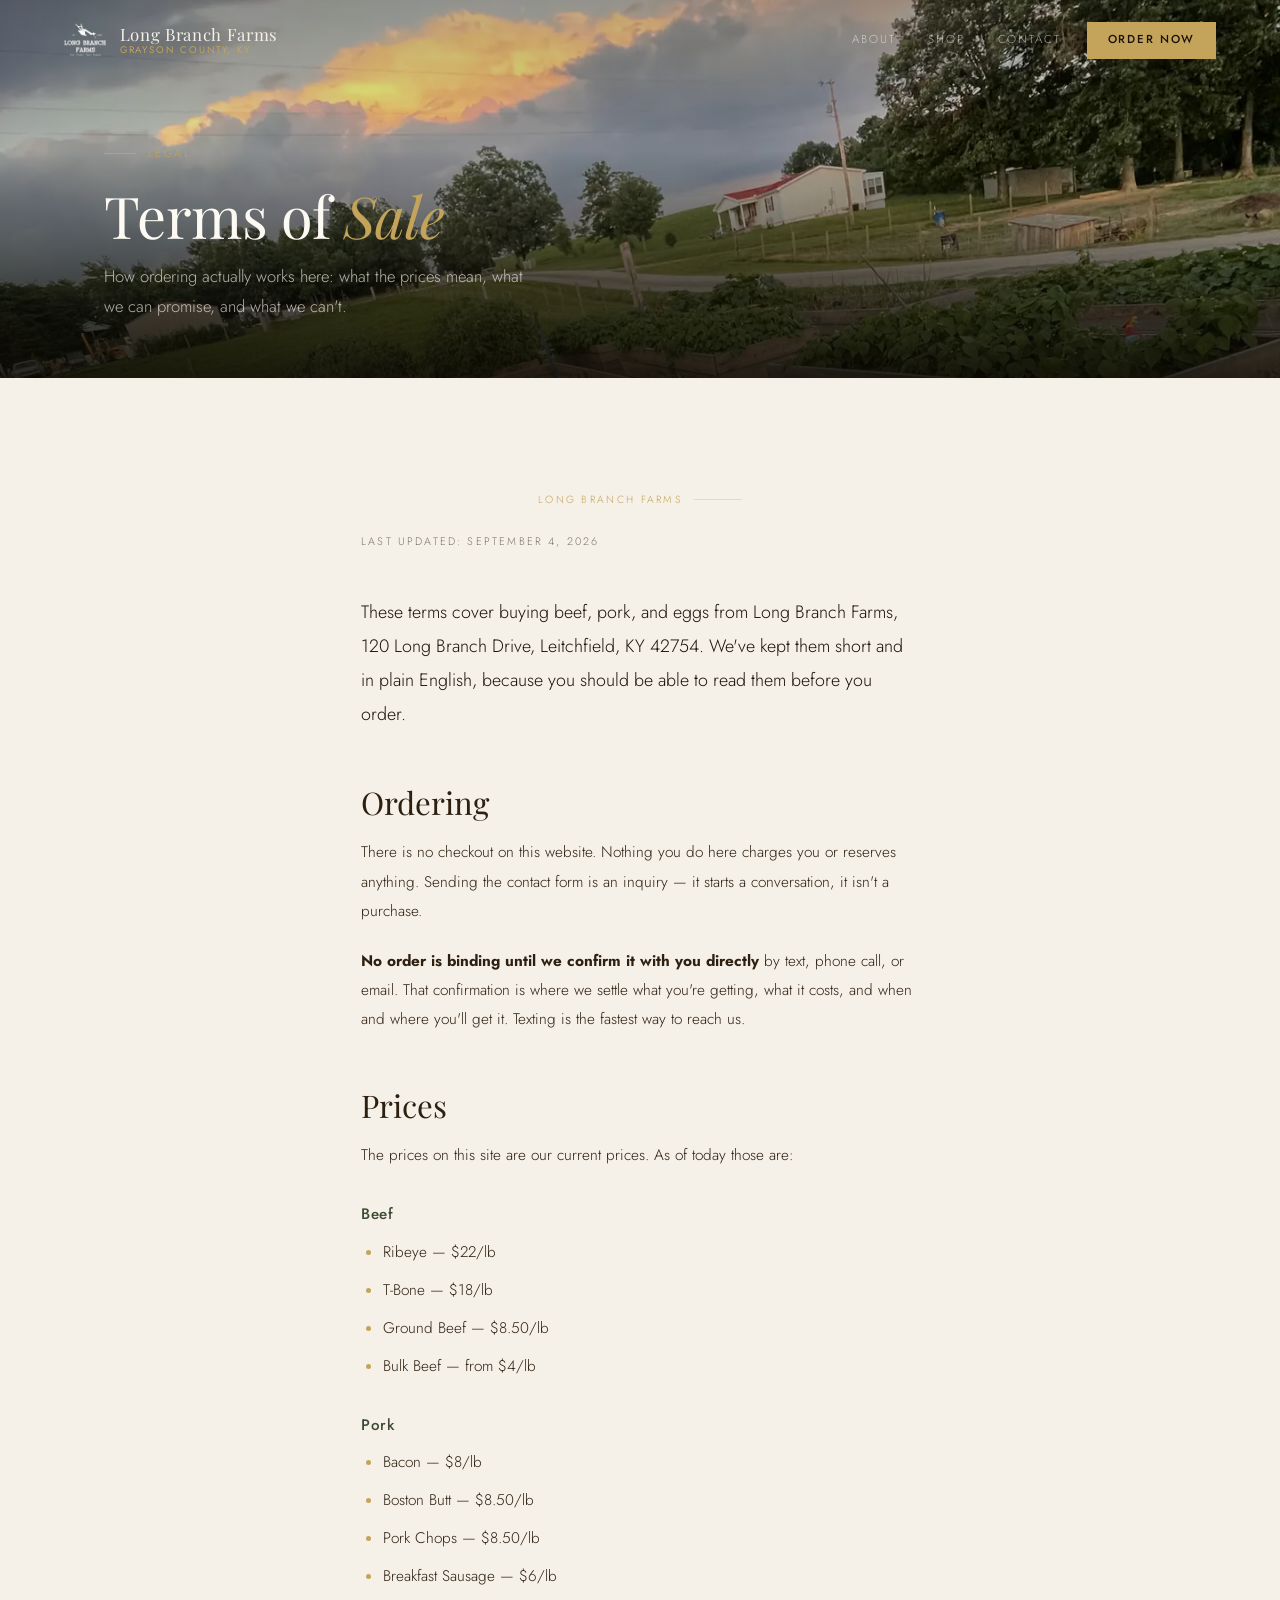
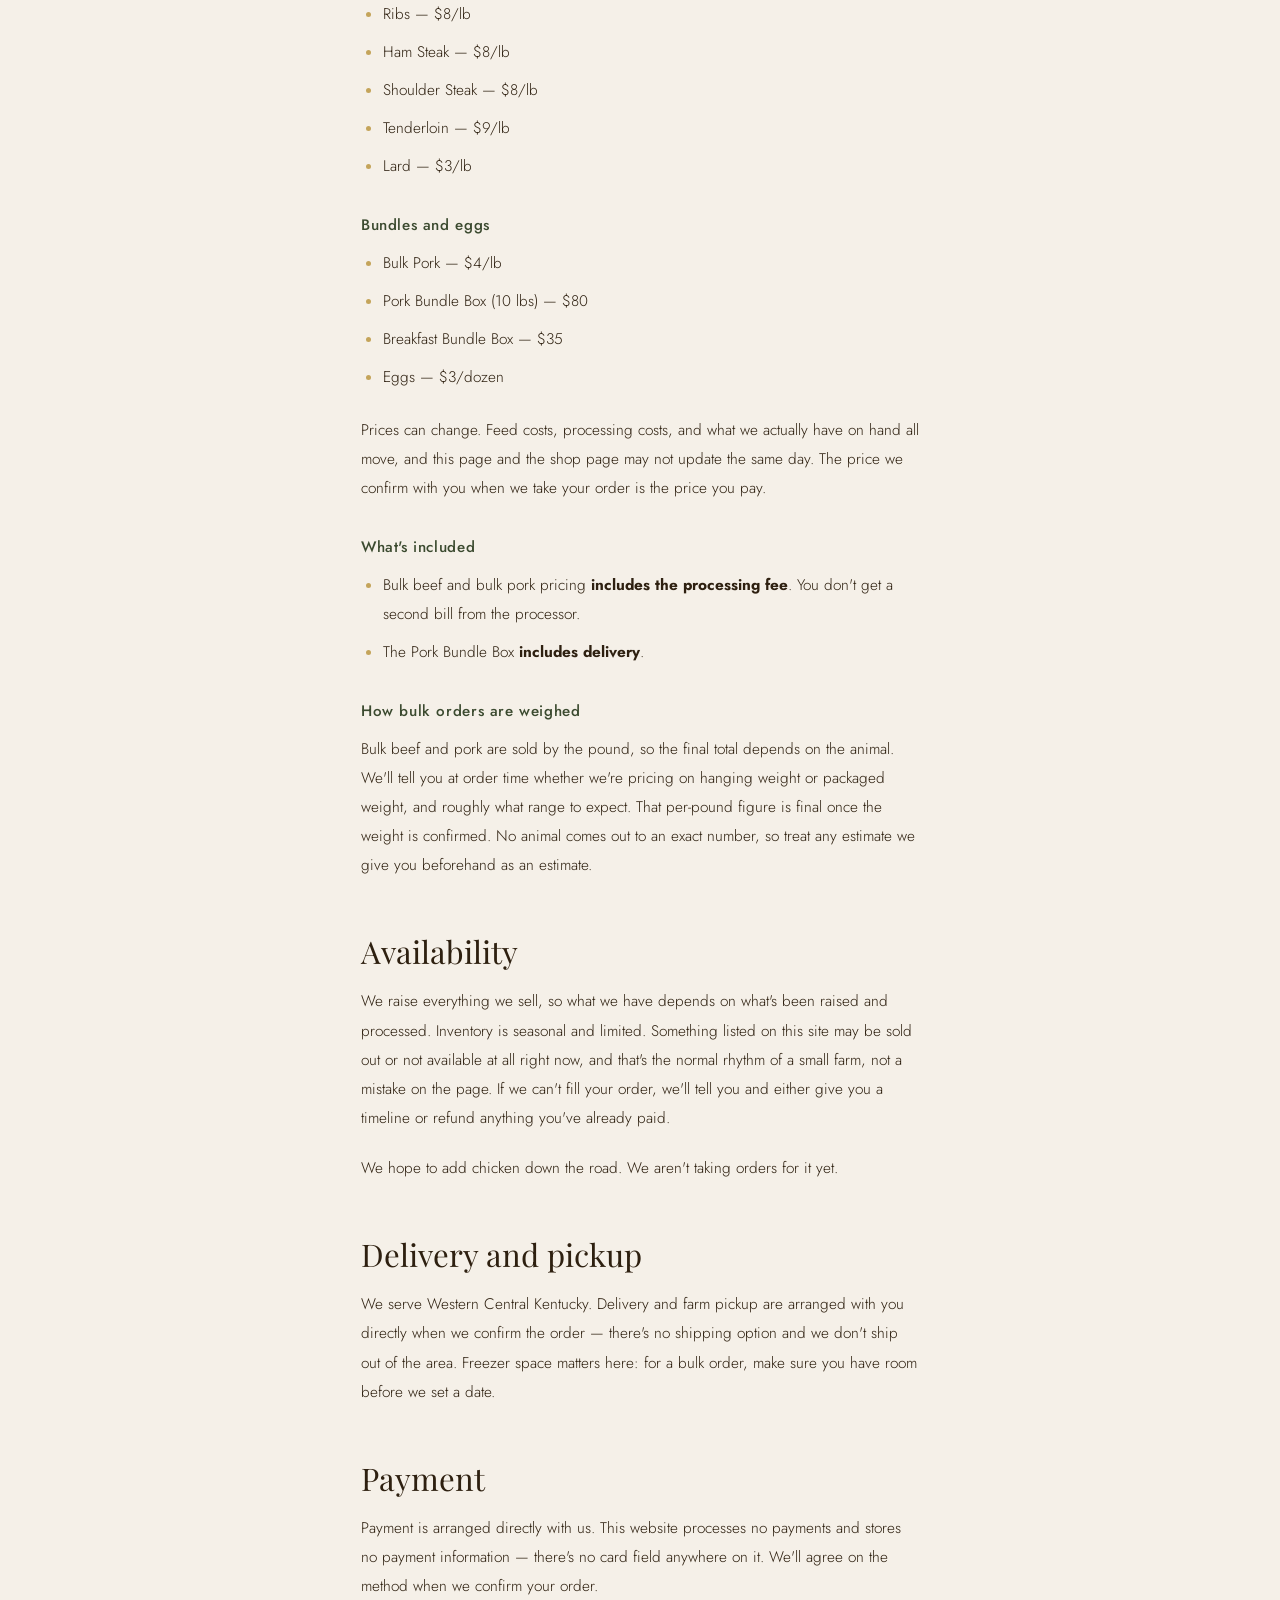
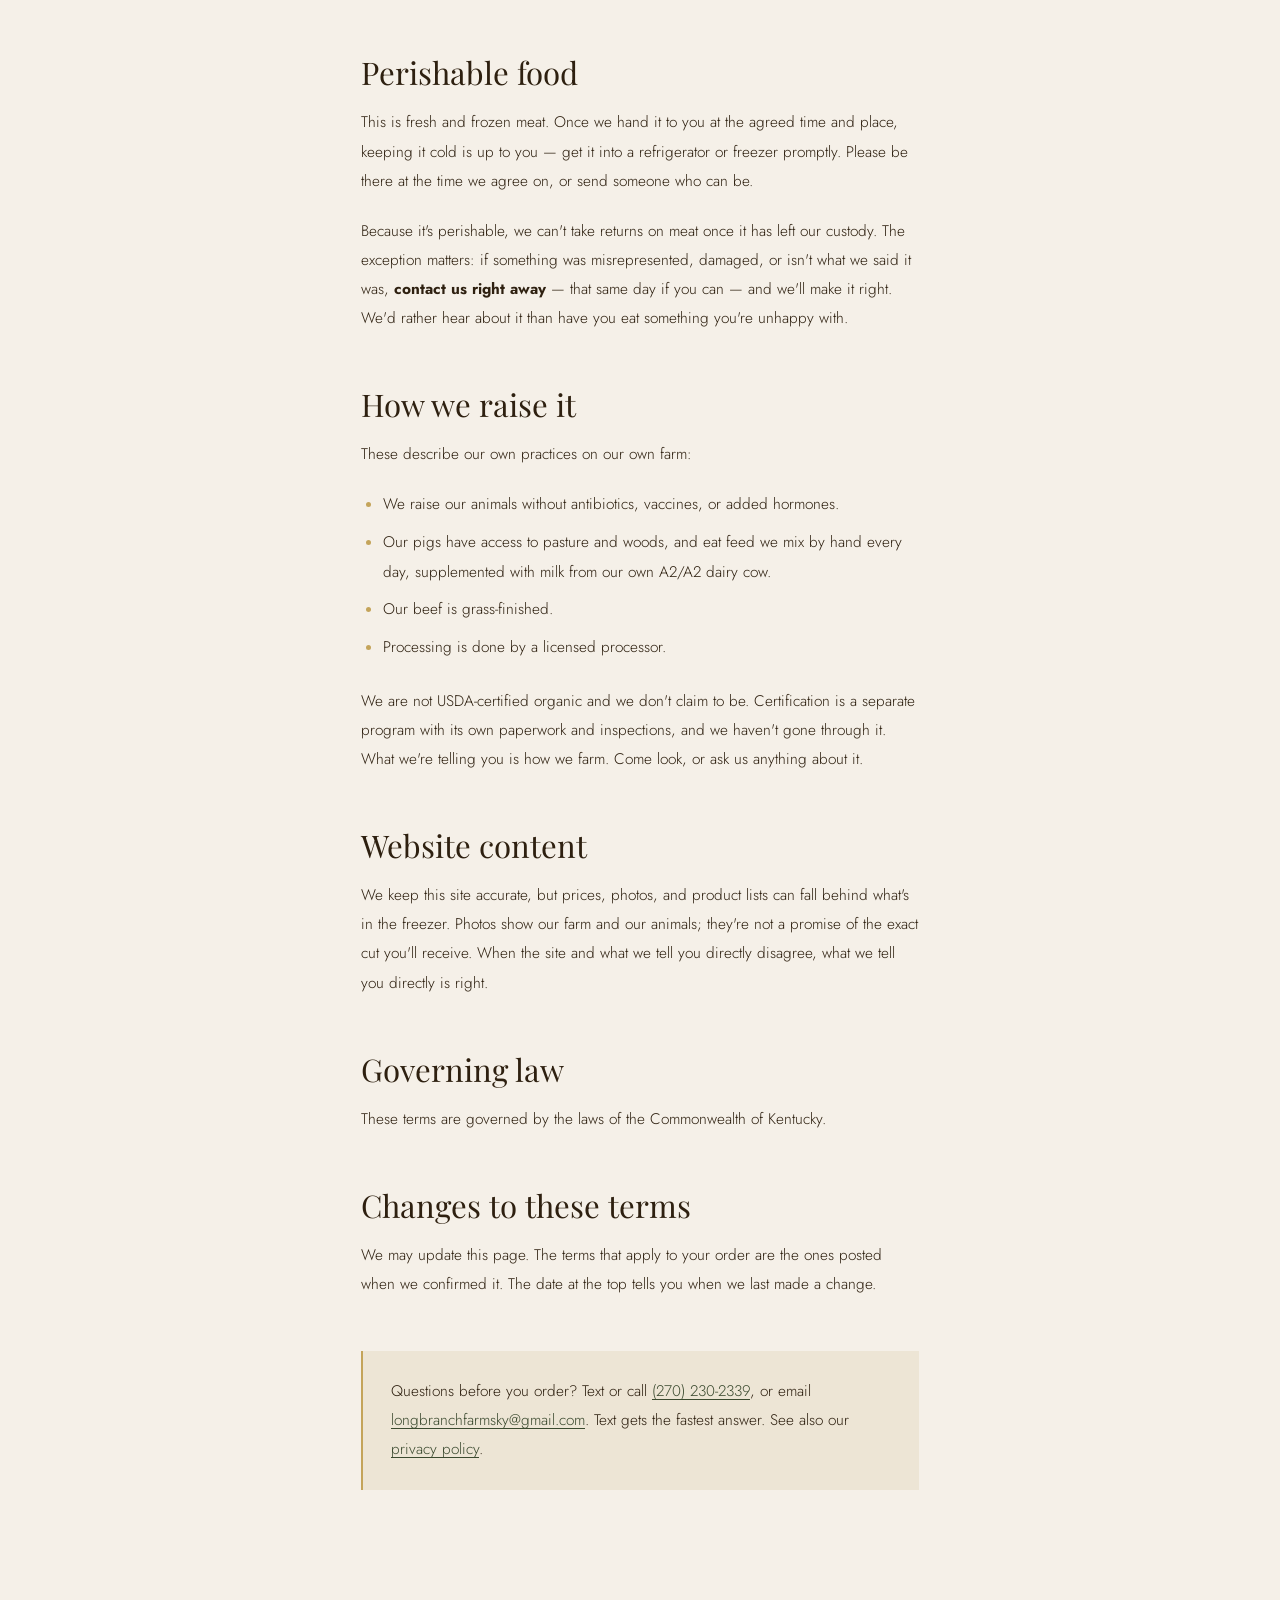
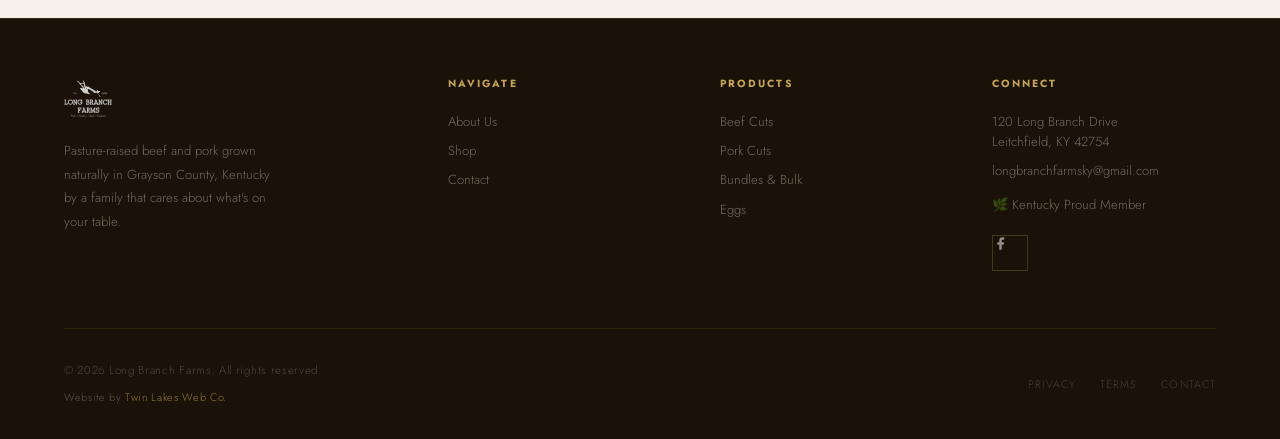
<file: terms/index.html>
<!DOCTYPE html>
<html lang="en">
<head>
  <meta charset="UTF-8" />
  <meta name="viewport" content="width=device-width, initial-scale=1.0" />
  <meta name="description" content="Terms of sale for Long Branch Farms: how pricing, bulk orders, seasonal availability, delivery, payment, and perishable handling work when you buy beef, pork, or eggs from us." />
  <title>Terms of Sale | Long Branch Farms</title>

  <link rel="preconnect" href="https://fonts.googleapis.com" />
  <link rel="preconnect" href="https://fonts.gstatic.com" crossorigin />
  <link href="https://fonts.googleapis.com/css2?family=Playfair+Display:ital,wght@0,400;0,500;0,700;1,400;1,500&family=Jost:wght@300;400;500&display=swap" rel="stylesheet" />

  <link rel="stylesheet" href="../styles.css" />

  <link rel="canonical" href="https://www.longbranch-farms.com/terms/" />
  <meta name="robots" content="index, follow, max-image-preview:large, max-snippet:-1" />
  <meta name="theme-color" content="#1a1208" />

  <!-- Icons -->
  <link rel="icon" href="/favicon.ico" sizes="any" />
  <link rel="icon" type="image/png" sizes="32x32" href="/favicon-32x32.png" />
  <link rel="icon" type="image/png" sizes="16x16" href="/favicon-16x16.png" />
  <link rel="apple-touch-icon" sizes="180x180" href="/apple-touch-icon.png" />
  <link rel="manifest" href="/site.webmanifest" />

  <!-- Open Graph -->
  <meta property="og:type" content="website" />
  <meta property="og:site_name" content="Long Branch Farms" />
  <meta property="og:locale" content="en_US" />
  <meta property="og:title" content="Terms of Sale | Long Branch Farms" />
  <meta property="og:description" content="Terms of sale for Long Branch Farms: how pricing, bulk orders, seasonal availability, delivery, payment, and perishable handling work when you buy beef, pork, or eggs from us." />
  <meta property="og:url" content="https://www.longbranch-farms.com/terms/" />
  <meta property="og:image" content="https://www.longbranch-farms.com/images/social-card.jpg" />
  <meta property="og:image:type" content="image/jpeg" />
  <meta property="og:image:width" content="1200" />
  <meta property="og:image:height" content="630" />
  <meta property="og:image:alt" content="The Long Branch Farms logo over cattle, pigs and sheep grazing on Kentucky pasture" />

  <!-- Twitter -->
  <meta name="twitter:card" content="summary_large_image" />
  <meta name="twitter:title" content="Terms of Sale | Long Branch Farms" />
  <meta name="twitter:description" content="Terms of sale for Long Branch Farms: how pricing, bulk orders, seasonal availability, delivery, payment, and perishable handling work when you buy beef, pork, or eggs from us." />
  <meta name="twitter:image" content="https://www.longbranch-farms.com/images/social-card.jpg" />
  <meta name="twitter:image:alt" content="The Long Branch Farms logo over cattle, pigs and sheep grazing on Kentucky pasture" />

  <style>
    #legal-hero {
      position: relative;
      min-height: 42vh;
      display: grid;
      place-items: end;
      overflow: hidden;
    }
    #legal-hero .hero-content { padding-top: 8rem; padding-bottom: 3.5rem; }
    #legal-hero .hero-headline {
      font-size: clamp(2.2rem, 4.6vw, 3.6rem);
      max-width: 20ch;
      margin-bottom: 1.1rem;
    }
    #legal-hero .hero-sub { margin-bottom: 0; }

    #legal-body {
      padding: clamp(4rem, 9vw, 7rem) var(--side) clamp(5rem, 10vw, 8rem);
      background: var(--cream);
    }
    .legal-copy {
      max-width: 62ch;
      margin: 0 auto;
    }
    .legal-copy .section-label {
      font-size: 0.65rem;
      color: var(--hay);
      justify-content: center;
    }
    .legal-copy .section-label::after { flex: none; width: 3rem; }
    .legal-copy .legal-updated {
      font-size: 0.68rem;
      letter-spacing: 0.2em;
      text-transform: uppercase;
      color: var(--ink-fade);
      margin-bottom: 2.75rem;
    }
    .legal-copy h2 {
      font-family: var(--serif);
      font-weight: 400;
      font-size: clamp(1.4rem, 2.6vw, 1.95rem);
      line-height: 1.25;
      color: var(--bark);
      margin: 3.25rem 0 1rem;
    }
    .legal-copy h3 {
      font-family: var(--sans);
      font-weight: 500;
      font-size: 0.95rem;
      letter-spacing: 0.04em;
      color: var(--moss);
      margin: 2rem 0 0.6rem;
    }
    .legal-copy p,
    .legal-copy li {
      font-size: clamp(0.95rem, 1.2vw, 1.05rem);
      color: var(--bark);
      line-height: 1.9;
    }
    .legal-copy p { margin-bottom: 1.3rem; }
    .legal-copy ul,
    .legal-copy ol {
      margin: 0 0 1.5rem;
      padding-left: 1.35rem;
    }
    .legal-copy li { margin-bottom: 0.55rem; }
    .legal-copy li::marker { color: var(--hay); }
    .legal-copy a {
      color: var(--moss);
      text-decoration: underline;
      text-underline-offset: 0.2em;
      text-decoration-thickness: 1px;
      transition: color var(--dur) var(--ease);
    }
    .legal-copy a:hover { color: var(--moss-lt); }
    .legal-copy .legal-intro {
      font-size: clamp(1.02rem, 1.4vw, 1.15rem);
      color: var(--soil);
    }
    .legal-note {
      margin-top: 3.25rem;
      padding: 1.6rem 1.75rem;
      background: var(--cream-dk);
      border-left: 2px solid var(--hay);
    }
    .legal-note p { margin-bottom: 0; }

    @media (max-width: 960px) {
      #legal-hero { min-height: 40vh; }
      #legal-hero .hero-content { padding-top: 7.5rem; padding-bottom: 3rem; }
    }
    @media (max-width: 660px) {
      #legal-hero { min-height: 46vh; }
      #legal-hero .hero-content { padding-top: 7rem; padding-bottom: 2.5rem; }
      .legal-copy h2 { margin-top: 2.5rem; }
      .legal-note { padding: 1.25rem; }
    }
  </style>
</head>

<body>
  <script>
    /* NOTE: this block is duplicated verbatim on all five pages and must stay
       in sync. It has to be inline and ahead of the content it governs, so it
       cannot live in a shared file.

       Progressive enhancement: .reveal content is visible by default in CSS so
       the page is readable with JS disabled, blocked, or broken. This runs as
       the first thing in <body>, before any revealed content is parsed or
       painted, so opting in to the hidden-then-animate state cannot flash. */
    (function () {
      if (!('IntersectionObserver' in window)) return;
      var root = document.documentElement;
      root.classList.add('js-reveal');
      // Failsafe: if the observer at the foot of the page never registered,
      // something downstream broke and the hidden state would be permanent.
      // Drop back to plain visible content. DOMContentLoaded fires after that
      // inline script has run, so the check is exact; the timer is a backstop
      // for a parse that never completes. Deliberately not tied to `load`,
      // which waits on multi-megabyte photos.
      var failsafe = function () {
        if (!root.hasAttribute('data-reveal-observer')) root.classList.remove('js-reveal');
      };
      document.addEventListener('DOMContentLoaded', failsafe);
      setTimeout(failsafe, 2000);
    })();
  </script>

  <!-- Header -->
  <header id="site-header">
    <a href="../" class="logo-wrap">
      <img src="../images/LBF-logo-transparent.png" alt="Long Branch Farms Logo" />
      <span class="logo-name">
        Long Branch Farms
        <small>Grayson County, KY</small>
      </span>
    </a>
    <nav>
      <a href="../about/">About</a>
      <a href="../#products">Shop</a>
      <a href="../contact/">Contact</a>
      <a href="../#products" class="nav-cta">Order Now</a>
    </nav>
    <button class="nav-toggle" id="navToggle" type="button" aria-label="Open menu" aria-expanded="false" aria-controls="navDrawer">
      <svg viewBox="0 0 24 24" aria-hidden="true" focusable="false"><path d="M4 7h16M4 12h16M4 17h16" stroke-linecap="round" stroke-linejoin="round"/></svg>
    </button>
    <div class="nav-backdrop" id="navBackdrop"></div>
    <div class="nav-drawer" id="navDrawer" role="dialog" aria-modal="true" aria-label="Site menu">
      <div class="nav-drawer-top">
        <span class="nav-drawer-label">
          Menu
          <small>Long Branch Farms</small>
        </span>
        <button class="nav-close" id="navClose" type="button" aria-label="Close menu">
          <svg viewBox="0 0 24 24" aria-hidden="true" focusable="false"><path d="M6 6l12 12M18 6L6 18" stroke-linecap="round" stroke-linejoin="round"/></svg>
        </button>
      </div>
      <nav class="nav-drawer-links" aria-label="Mobile">
        <a href="../about/">About</a>
        <a href="../#products">Shop</a>
        <a href="../contact/">Contact</a>
        <a href="../#products" class="nav-drawer-cta">Order Now</a>
      </nav>
      <p class="nav-drawer-note">Grayson County, Kentucky</p>
    </div>
  </header>

  <!-- Hero -->
  <section id="legal-hero">
    <div class="hero-bg bg-photo-22 loaded"></div>
    <div class="hero-overlay"></div>
    <div class="hero-content">
      <p class="hero-eyebrow reveal">Legal</p>
      <h1 class="hero-headline reveal" style="transition-delay:.1s">
        Terms of <em>Sale</em>
      </h1>
      <p class="hero-sub reveal" style="transition-delay:.2s">
        How ordering actually works here: what the prices mean, what we can promise, and what we can't.
      </p>
    </div>
  </section>

  <!-- Terms -->
  <section id="legal-body">
    <div class="legal-copy">
      <p class="section-label reveal" style="justify-content:center">Long Branch Farms</p>
      <p class="legal-updated reveal" style="transition-delay:.05s">Last updated: September 4, 2026</p>

      <p class="legal-intro reveal" style="transition-delay:.1s">
        These terms cover buying beef, pork, and eggs from Long Branch Farms, 120 Long Branch Drive, Leitchfield, KY 42754. We've kept them short and in plain English, because you should be able to read them before you order.
      </p>

      <h2>Ordering</h2>
      <p>
        There is no checkout on this website. Nothing you do here charges you or reserves anything. Sending the contact form is an inquiry &mdash; it starts a conversation, it isn't a purchase.
      </p>
      <p>
        <strong>No order is binding until we confirm it with you directly</strong> by text, phone call, or email. That confirmation is where we settle what you're getting, what it costs, and when and where you'll get it. Texting is the fastest way to reach us.
      </p>

      <h2>Prices</h2>
      <p>
        The prices on this site are our current prices. As of today those are:
      </p>
      <h3>Beef</h3>
      <ul>
        <li>Ribeye &mdash; $22/lb</li>
        <li>T-Bone &mdash; $18/lb</li>
        <li>Ground Beef &mdash; $8.50/lb</li>
        <li>Bulk Beef &mdash; from $4/lb</li>
      </ul>
      <h3>Pork</h3>
      <ul>
        <li>Bacon &mdash; $8/lb</li>
        <li>Boston Butt &mdash; $8.50/lb</li>
        <li>Pork Chops &mdash; $8.50/lb</li>
        <li>Breakfast Sausage &mdash; $6/lb</li>
        <li>Ribs &mdash; $8/lb</li>
        <li>Ham Steak &mdash; $8/lb</li>
        <li>Shoulder Steak &mdash; $8/lb</li>
        <li>Tenderloin &mdash; $9/lb</li>
        <li>Lard &mdash; $3/lb</li>
      </ul>
      <h3>Bundles and eggs</h3>
      <ul>
        <li>Bulk Pork &mdash; $4/lb</li>
        <li>Pork Bundle Box (10 lbs) &mdash; $80</li>
        <li>Breakfast Bundle Box &mdash; $35</li>
        <li>Eggs &mdash; $3/dozen</li>
      </ul>
      <p>
        Prices can change. Feed costs, processing costs, and what we actually have on hand all move, and this page and the shop page may not update the same day. The price we confirm with you when we take your order is the price you pay.
      </p>

      <h3>What's included</h3>
      <ul>
        <li>Bulk beef and bulk pork pricing <strong>includes the processing fee</strong>. You don't get a second bill from the processor.</li>
        <li>The Pork Bundle Box <strong>includes delivery</strong>.</li>
      </ul>

      <h3>How bulk orders are weighed</h3>
      <p>
        Bulk beef and pork are sold by the pound, so the final total depends on the animal. We'll tell you at order time whether we're pricing on hanging weight or packaged weight, and roughly what range to expect. That per-pound figure is final once the weight is confirmed. No animal comes out to an exact number, so treat any estimate we give you beforehand as an estimate.
      </p>

      <h2>Availability</h2>
      <p>
        We raise everything we sell, so what we have depends on what's been raised and processed. Inventory is seasonal and limited. Something listed on this site may be sold out or not available at all right now, and that's the normal rhythm of a small farm, not a mistake on the page. If we can't fill your order, we'll tell you and either give you a timeline or refund anything you've already paid.
      </p>
      <p>
        We hope to add chicken down the road. We aren't taking orders for it yet.
      </p>

      <h2>Delivery and pickup</h2>
      <p>
        We serve Western Central Kentucky. Delivery and farm pickup are arranged with you directly when we confirm the order &mdash; there's no shipping option and we don't ship out of the area. Freezer space matters here: for a bulk order, make sure you have room before we set a date.
      </p>

      <h2>Payment</h2>
      <p>
        Payment is arranged directly with us. This website processes no payments and stores no payment information &mdash; there's no card field anywhere on it. We'll agree on the method when we confirm your order.
      </p>

      <h2>Perishable food</h2>
      <p>
        This is fresh and frozen meat. Once we hand it to you at the agreed time and place, keeping it cold is up to you &mdash; get it into a refrigerator or freezer promptly. Please be there at the time we agree on, or send someone who can be.
      </p>
      <p>
        Because it's perishable, we can't take returns on meat once it has left our custody. The exception matters: if something was misrepresented, damaged, or isn't what we said it was, <strong>contact us right away</strong> &mdash; that same day if you can &mdash; and we'll make it right. We'd rather hear about it than have you eat something you're unhappy with.
      </p>

      <h2>How we raise it</h2>
      <p>
        These describe our own practices on our own farm:
      </p>
      <ul>
        <li>We raise our animals without antibiotics, vaccines, or added hormones.</li>
        <li>Our pigs have access to pasture and woods, and eat feed we mix by hand every day, supplemented with milk from our own A2/A2 dairy cow.</li>
        <li>Our beef is grass-finished.</li>
        <li>Processing is done by a licensed processor.</li>
      </ul>
      <p>
        We are not USDA-certified organic and we don't claim to be. Certification is a separate program with its own paperwork and inspections, and we haven't gone through it. What we're telling you is how we farm. Come look, or ask us anything about it.
      </p>

      <h2>Website content</h2>
      <p>
        We keep this site accurate, but prices, photos, and product lists can fall behind what's in the freezer. Photos show our farm and our animals; they're not a promise of the exact cut you'll receive. When the site and what we tell you directly disagree, what we tell you directly is right.
      </p>

      <h2>Governing law</h2>
      <p>
        These terms are governed by the laws of the Commonwealth of Kentucky.
      </p>

      <h2>Changes to these terms</h2>
      <p>
        We may update this page. The terms that apply to your order are the ones posted when we confirmed it. The date at the top tells you when we last made a change.
      </p>

      <div class="legal-note">
        <p>
          Questions before you order? Text or call <a href="tel:+12702302339">(270) 230-2339</a>, or email <a href="mailto:longbranchfarmsky@gmail.com">longbranchfarmsky@gmail.com</a>. Text gets the fastest answer. See also our <a href="../privacy/">privacy policy</a>.
        </p>
      </div>
    </div>
  </section>

  <!-- Footer -->
  <footer>
    <div class="footer-inner">
      <div class="footer-top">
        <div class="footer-brand">
          <img src="../images/LBF-logo-transparent.png" alt="Long Branch Farms" />
          <p>Pasture-raised beef and pork grown naturally in Grayson County, Kentucky by a family that cares about what's on your table.</p>
        </div>
        <div class="footer-col">
          <h4>Navigate</h4>
          <a href="../about/">About Us</a>
          <a href="../#products">Shop</a>
          <a href="../contact/">Contact</a>
        </div>
        <div class="footer-col">
          <h4>Products</h4>
          <a href="../#products">Beef Cuts</a>
          <a href="../#products">Pork Cuts</a>
          <a href="../#products">Bundles &amp; Bulk</a>
          <a href="../#products">Eggs</a>
        </div>
        <div class="footer-col">
          <h4>Connect</h4>
          <p>120 Long Branch Drive<br />Leitchfield, KY 42754</p>
          <a href="mailto:longbranchfarmsky@gmail.com">longbranchfarmsky@gmail.com</a>
          <a href="https://www.kyproud.com/members/long-branch-farms" target="_blank" rel="noopener" style="display:inline-flex;align-items:center;gap:0.4rem;margin-bottom:0.75rem;">
            🌿 Kentucky Proud Member
          </a>
          <div class="social-row">
            <a href="https://www.facebook.com/profile.php?id=61573708114780" target="_blank" rel="noopener" class="social-link" aria-label="Facebook">
              <svg viewBox="0 0 24 24" xmlns="http://www.w3.org/2000/svg"><path d="M18 2h-3a5 5 0 00-5 5v3H7v4h3v8h4v-8h3l1-4h-4V7a1 1 0 011-1h3z"/></svg>
            </a>
          </div>
        </div>
      </div>
      <div class="footer-bottom">
        <div class="footer-meta">
          <p class="footer-copy">&copy; <span id="yr"></span> Long Branch Farms. All rights reserved.</p>
          <p class="site-credit">Website by <a href="mailto:me@caseykeown.com">Twin Lakes Web Co.</a></p>
        </div>
        <div class="footer-legal">
          <a href="../privacy/">Privacy</a>
          <a href="../terms/">Terms</a>
          <a href="../contact/">Contact</a>
        </div>
      </div>
    </div>
  </footer>

  <script>
    document.getElementById('yr').textContent = new Date().getFullYear();

    const hdr = document.getElementById('site-header');
    window.addEventListener('scroll', () => {
      hdr.classList.toggle('scrolled', window.scrollY > 60);
    }, { passive: true });

    // Mobile nav drawer
    const navToggle = document.getElementById('navToggle');
    const navDrawer = document.getElementById('navDrawer');
    const navClose = document.getElementById('navClose');
    const navBackdrop = document.getElementById('navBackdrop');
    let navReturnFocus = null;
    let navScrollY = 0;

    const navIsOpen = () => hdr.classList.contains('nav-open');
    const navFocusables = () => navDrawer.querySelectorAll('a[href], button');

    // Hide the page behind the drawer from keyboard and screen readers.
    function navSetRestInert(on) {
      const supportsInert = 'inert' in HTMLElement.prototype;
      Array.prototype.forEach.call(document.body.children, el => {
        if (el === hdr || el.tagName === 'SCRIPT') return;
        if (supportsInert) el.inert = on;
        else if (on) el.setAttribute('aria-hidden', 'true');
        else el.removeAttribute('aria-hidden');
      });
    }

    function openNav() {
      navReturnFocus = document.activeElement;
      navScrollY = window.scrollY;
      hdr.classList.add('nav-open');
      navToggle.setAttribute('aria-expanded', 'true');
      navToggle.setAttribute('aria-label', 'Close menu');
      document.body.style.top = (-navScrollY) + 'px';
      document.body.classList.add('nav-lock');
      navSetRestInert(true);
      const f = navFocusables();
      if (f.length) f[0].focus();
    }

    function closeNav(restoreFocus) {
      if (!navIsOpen()) return;
      hdr.classList.remove('nav-open');
      navToggle.setAttribute('aria-expanded', 'false');
      navToggle.setAttribute('aria-label', 'Open menu');
      navSetRestInert(false);
      document.body.classList.remove('nav-lock');
      document.body.style.top = '';
      // Jump, never glide, back to where the page was before the lock.
      const root = document.documentElement;
      const prevBehavior = root.style.scrollBehavior;
      root.style.scrollBehavior = 'auto';
      window.scrollTo(0, navScrollY);
      root.style.scrollBehavior = prevBehavior;
      if (restoreFocus !== false) (navReturnFocus || navToggle).focus();
      navReturnFocus = null;
    }

    navToggle.addEventListener('click', () => { navIsOpen() ? closeNav() : openNav(); });
    navClose.addEventListener('click', () => closeNav());
    navBackdrop.addEventListener('click', () => closeNav());
    navDrawer.querySelectorAll('a').forEach(a => a.addEventListener('click', () => closeNav(false)));

    document.addEventListener('keydown', e => {
      if (!navIsOpen()) return;
      if (e.key === 'Escape') { e.preventDefault(); closeNav(); return; }
      if (e.key !== 'Tab') return;
      const f = navFocusables();
      if (!f.length) return;
      const first = f[0], last = f[f.length - 1];
      if (e.shiftKey && document.activeElement === first) { e.preventDefault(); last.focus(); }
      else if (!e.shiftKey && document.activeElement === last) { e.preventDefault(); first.focus(); }
    });

    // Drop back to the desktop nav if the viewport grows past the drawer breakpoint
    const navMq = window.matchMedia('not all and (max-width: 660px)');
    const navMqChange = e => { if (e.matches) closeNav(false); };
    if (navMq.addEventListener) navMq.addEventListener('change', navMqChange);
    else if (navMq.addListener) navMq.addListener(navMqChange);

    // Guarded so a browser without IntersectionObserver does not throw here and
    // abort the rest of this script. Without the observer the .reveal elements
    // simply stay visible (see the failsafe at the top of <body>).
    if ('IntersectionObserver' in window) {
      const io = new IntersectionObserver(entries => {
        entries.forEach(e => {
          if (e.isIntersecting) { e.target.classList.add('in'); io.unobserve(e.target); }
        });
      }, { threshold: 0.1 });
      document.querySelectorAll('.reveal').forEach(el => io.observe(el));
      // Signals to that failsafe that the reveal machinery is live.
      document.documentElement.setAttribute('data-reveal-observer', 'on');
    }
  </script>

</body>
</html>
</file>
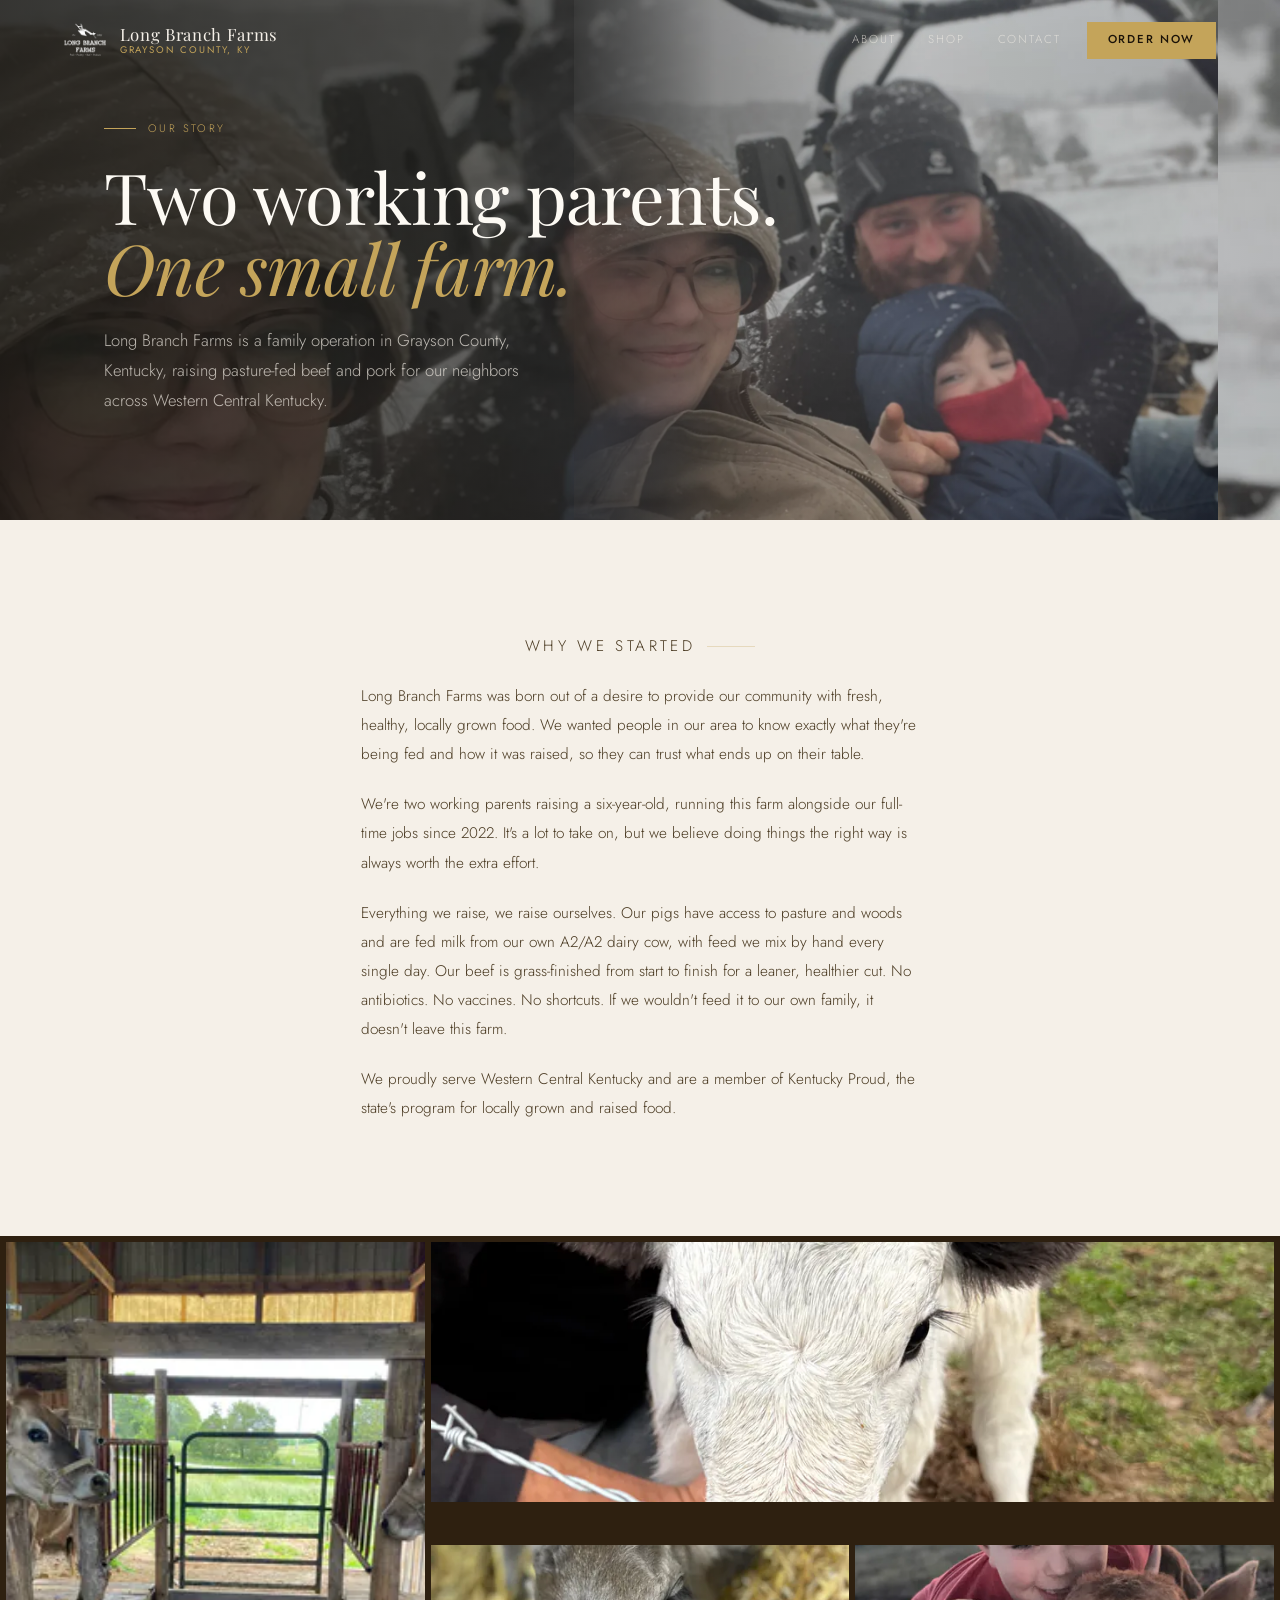
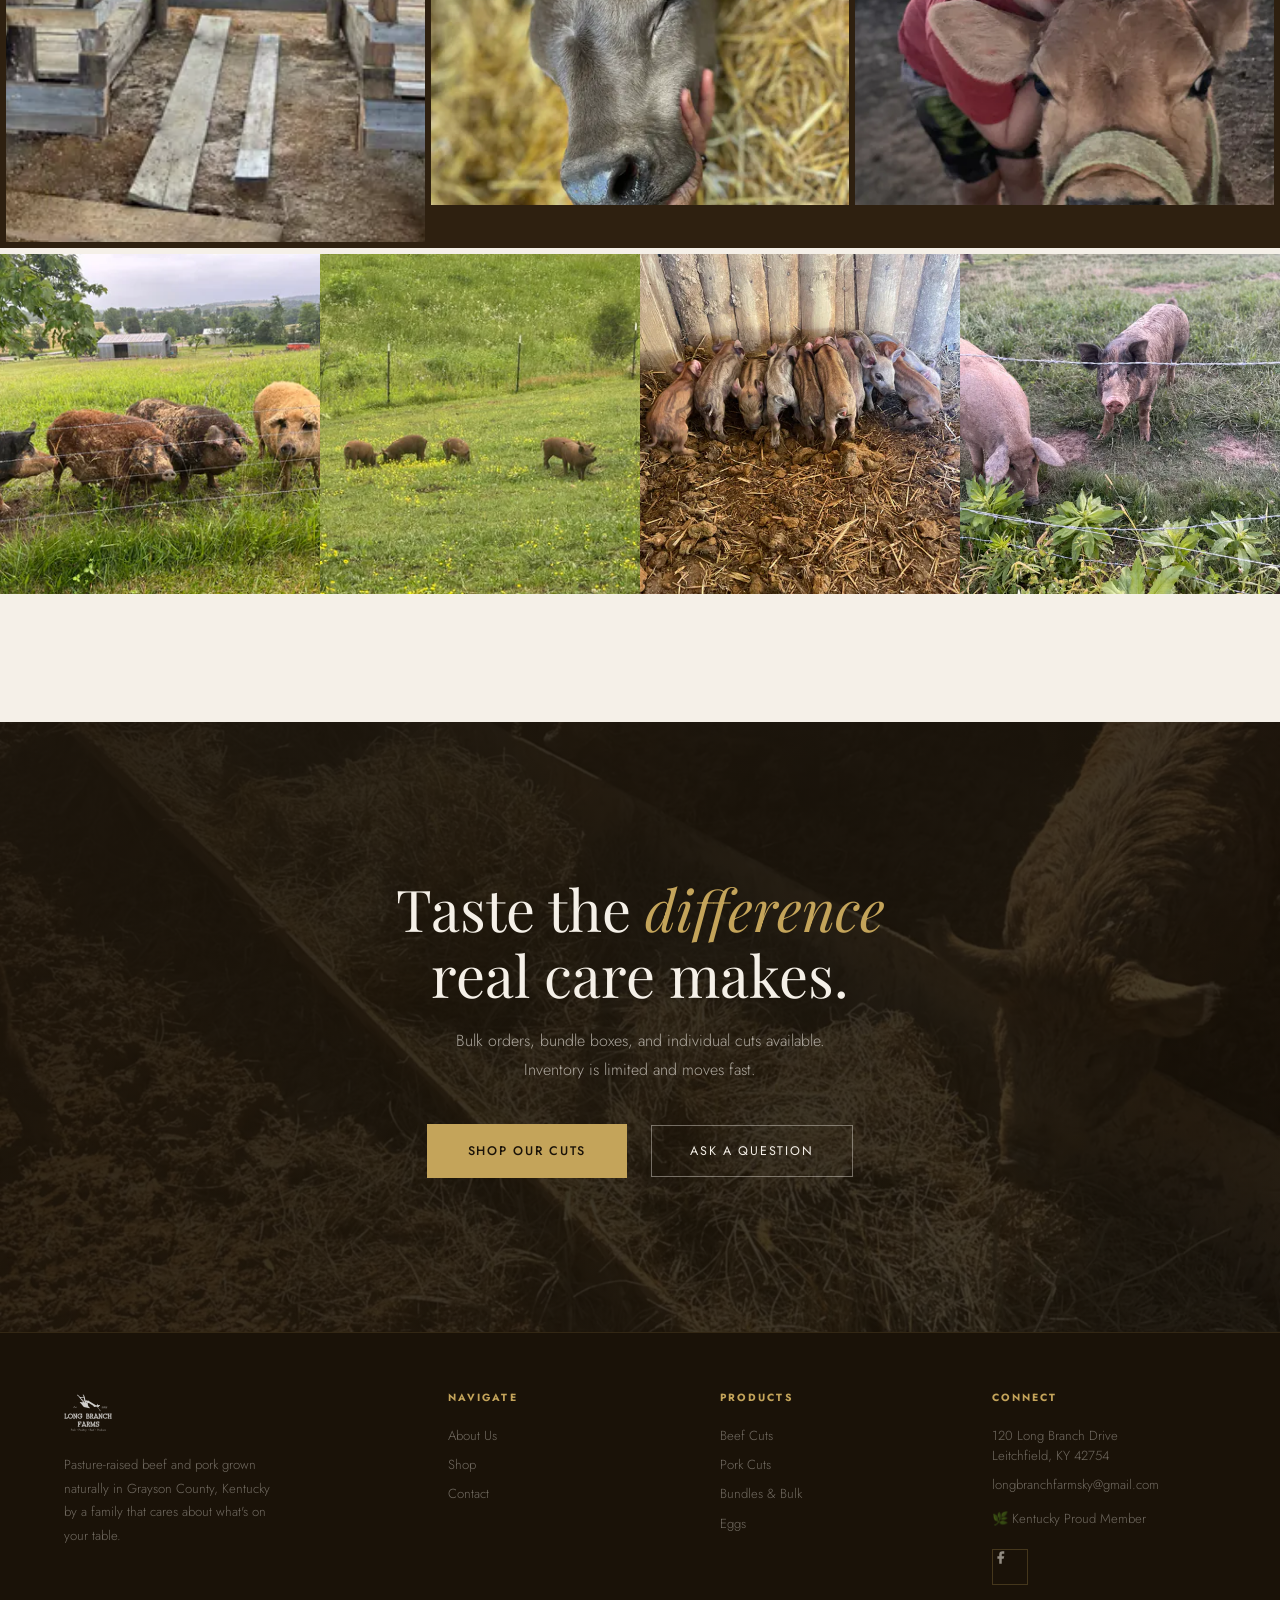
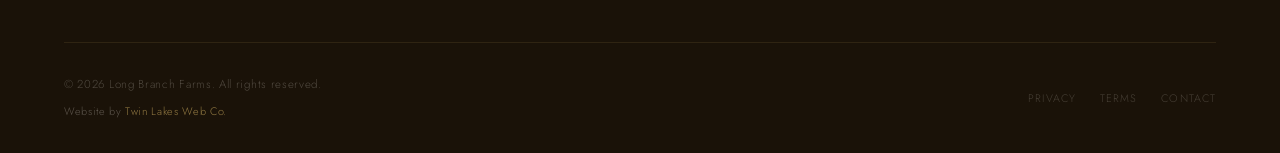
<file: about.html>
<!DOCTYPE html>
<html lang="en">
<head>
  <meta charset="UTF-8" />
  <meta name="viewport" content="width=device-width, initial-scale=1.0" />
  <meta name="robots" content="noindex, follow" />
  <link rel="canonical" href="https://www.longbranch-farms.com/about/" />
  <meta http-equiv="refresh" content="0; url=about/" />
  <title>Moving to About | Long Branch Farms</title>
  <script>window.location.replace('about/' + window.location.search + window.location.hash);</script>
</head>
<body><p>This page moved to <a href="about/">longbranch-farms.com/about/</a>.</p></body>
</html>
</file>
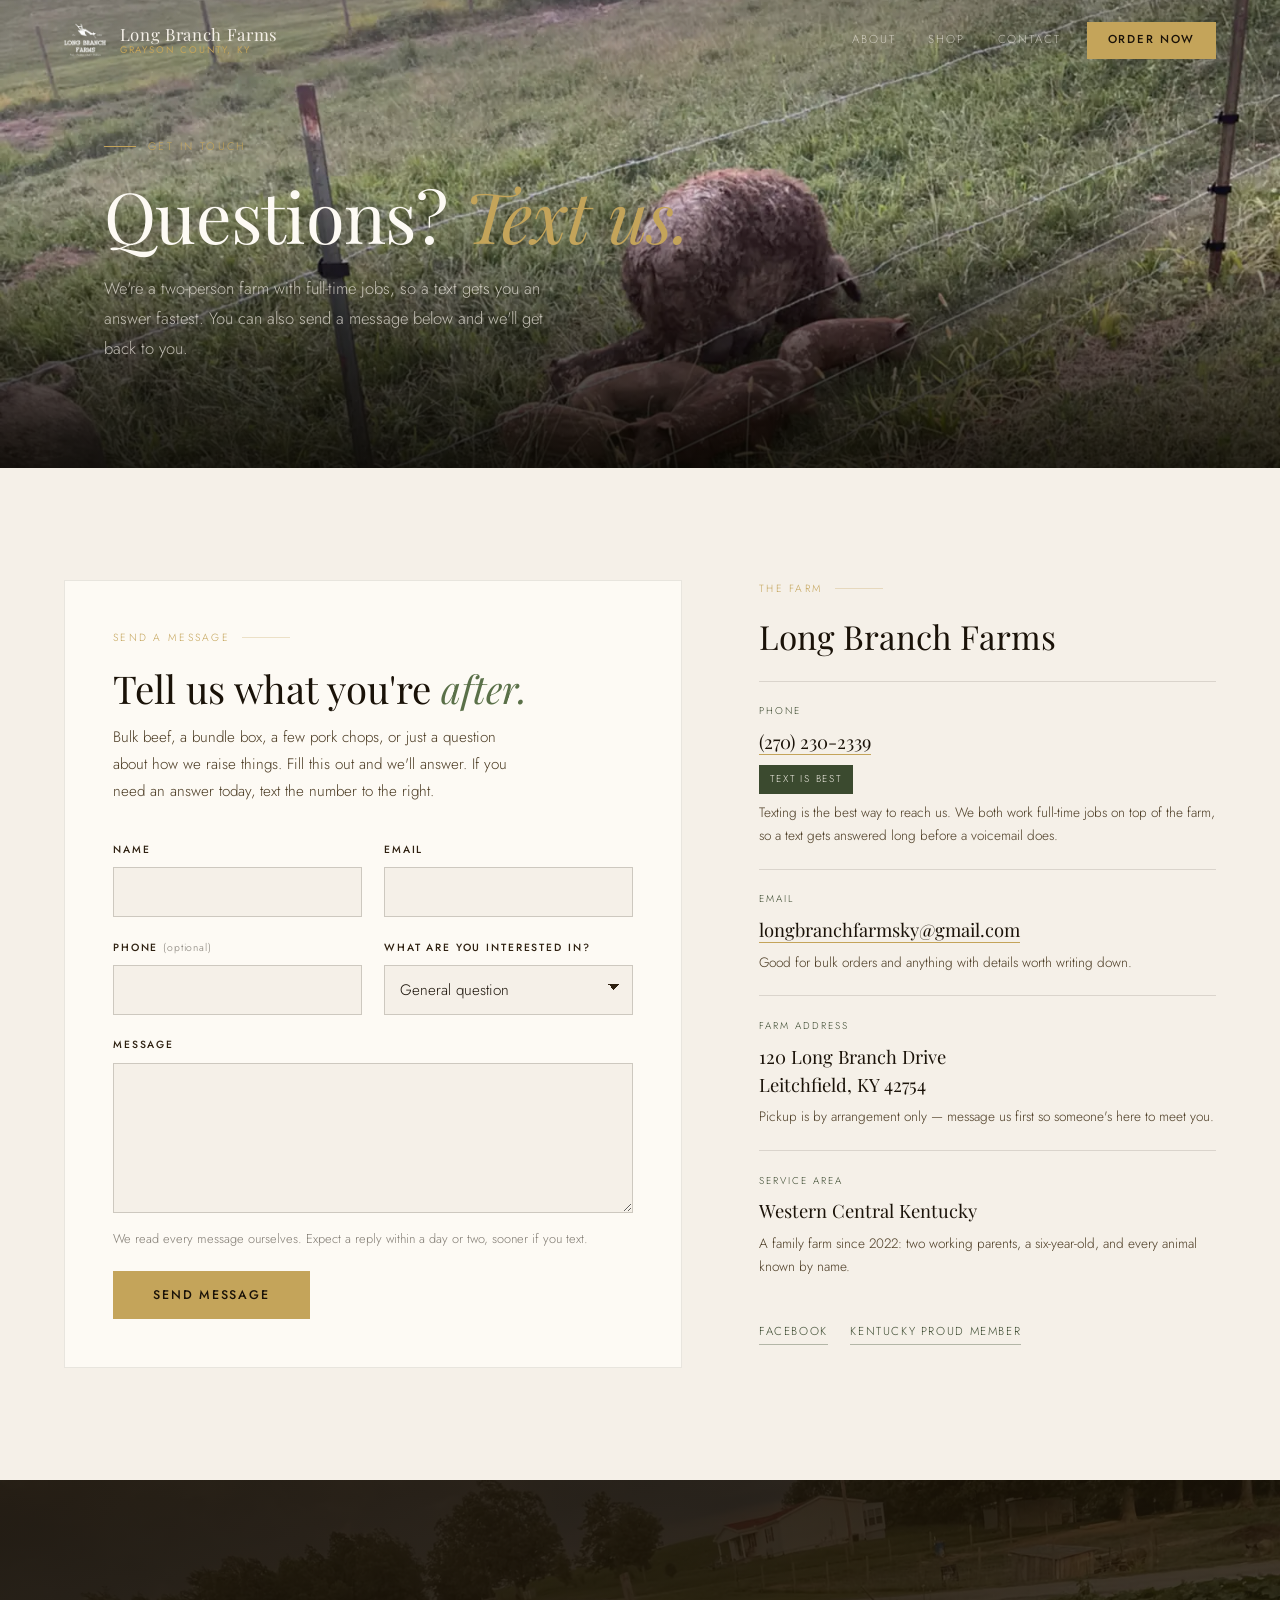
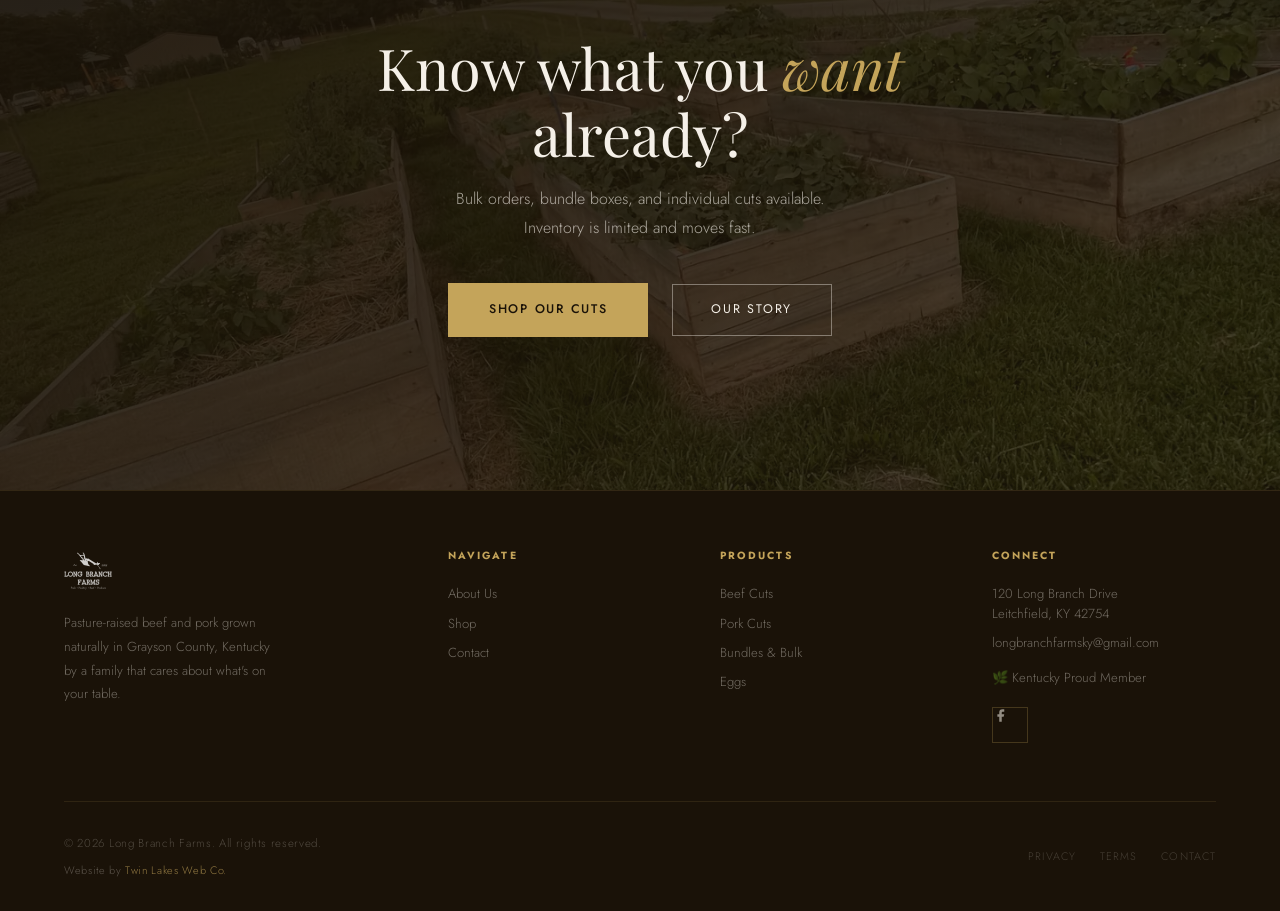
<file: contact.html>
<!DOCTYPE html>
<html lang="en">
<head>
  <meta charset="UTF-8" />
  <meta name="viewport" content="width=device-width, initial-scale=1.0" />
  <meta name="robots" content="noindex, follow" />
  <link rel="canonical" href="https://www.longbranch-farms.com/contact/" />
  <meta http-equiv="refresh" content="0; url=contact/" />
  <title>Moving to Contact | Long Branch Farms</title>
  <script>window.location.replace('contact/' + window.location.search + window.location.hash);</script>
</head>
<body><p>This page moved to <a href="contact/">longbranch-farms.com/contact/</a>.</p></body>
</html>
</file>
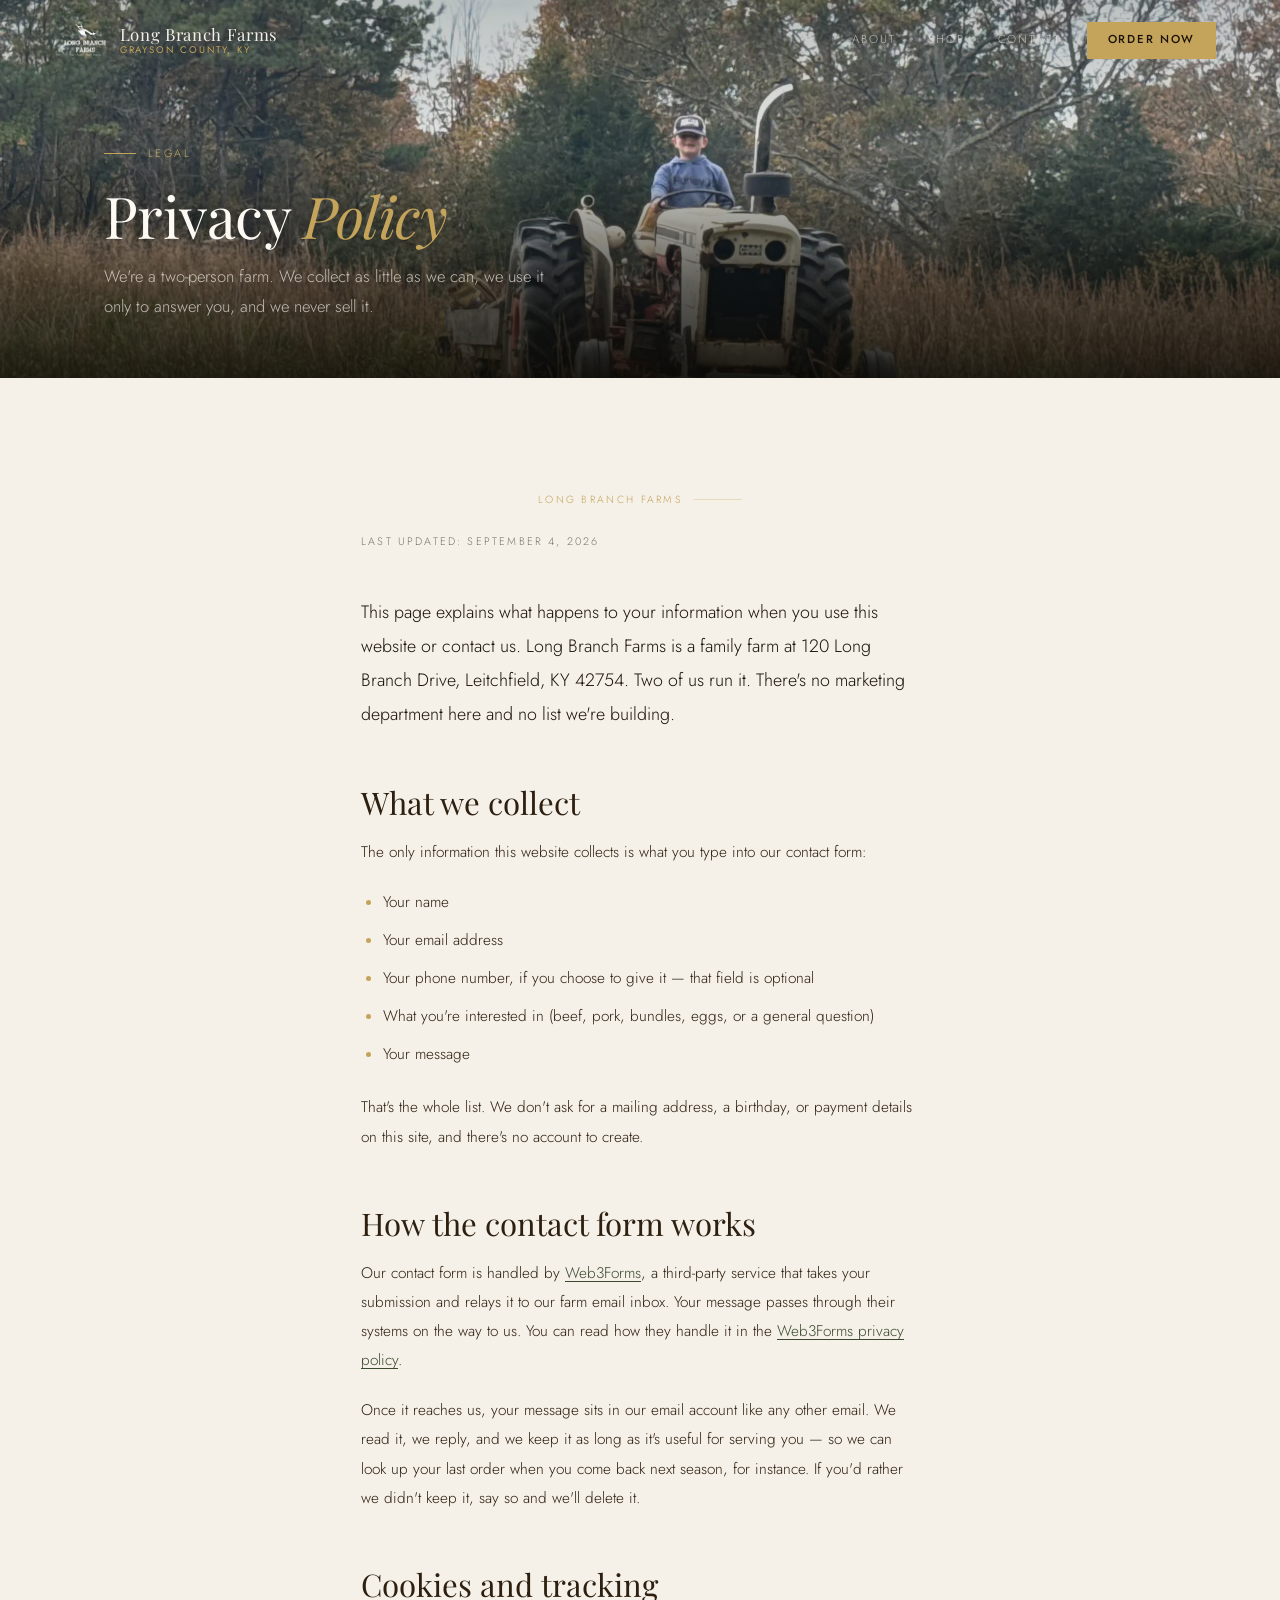
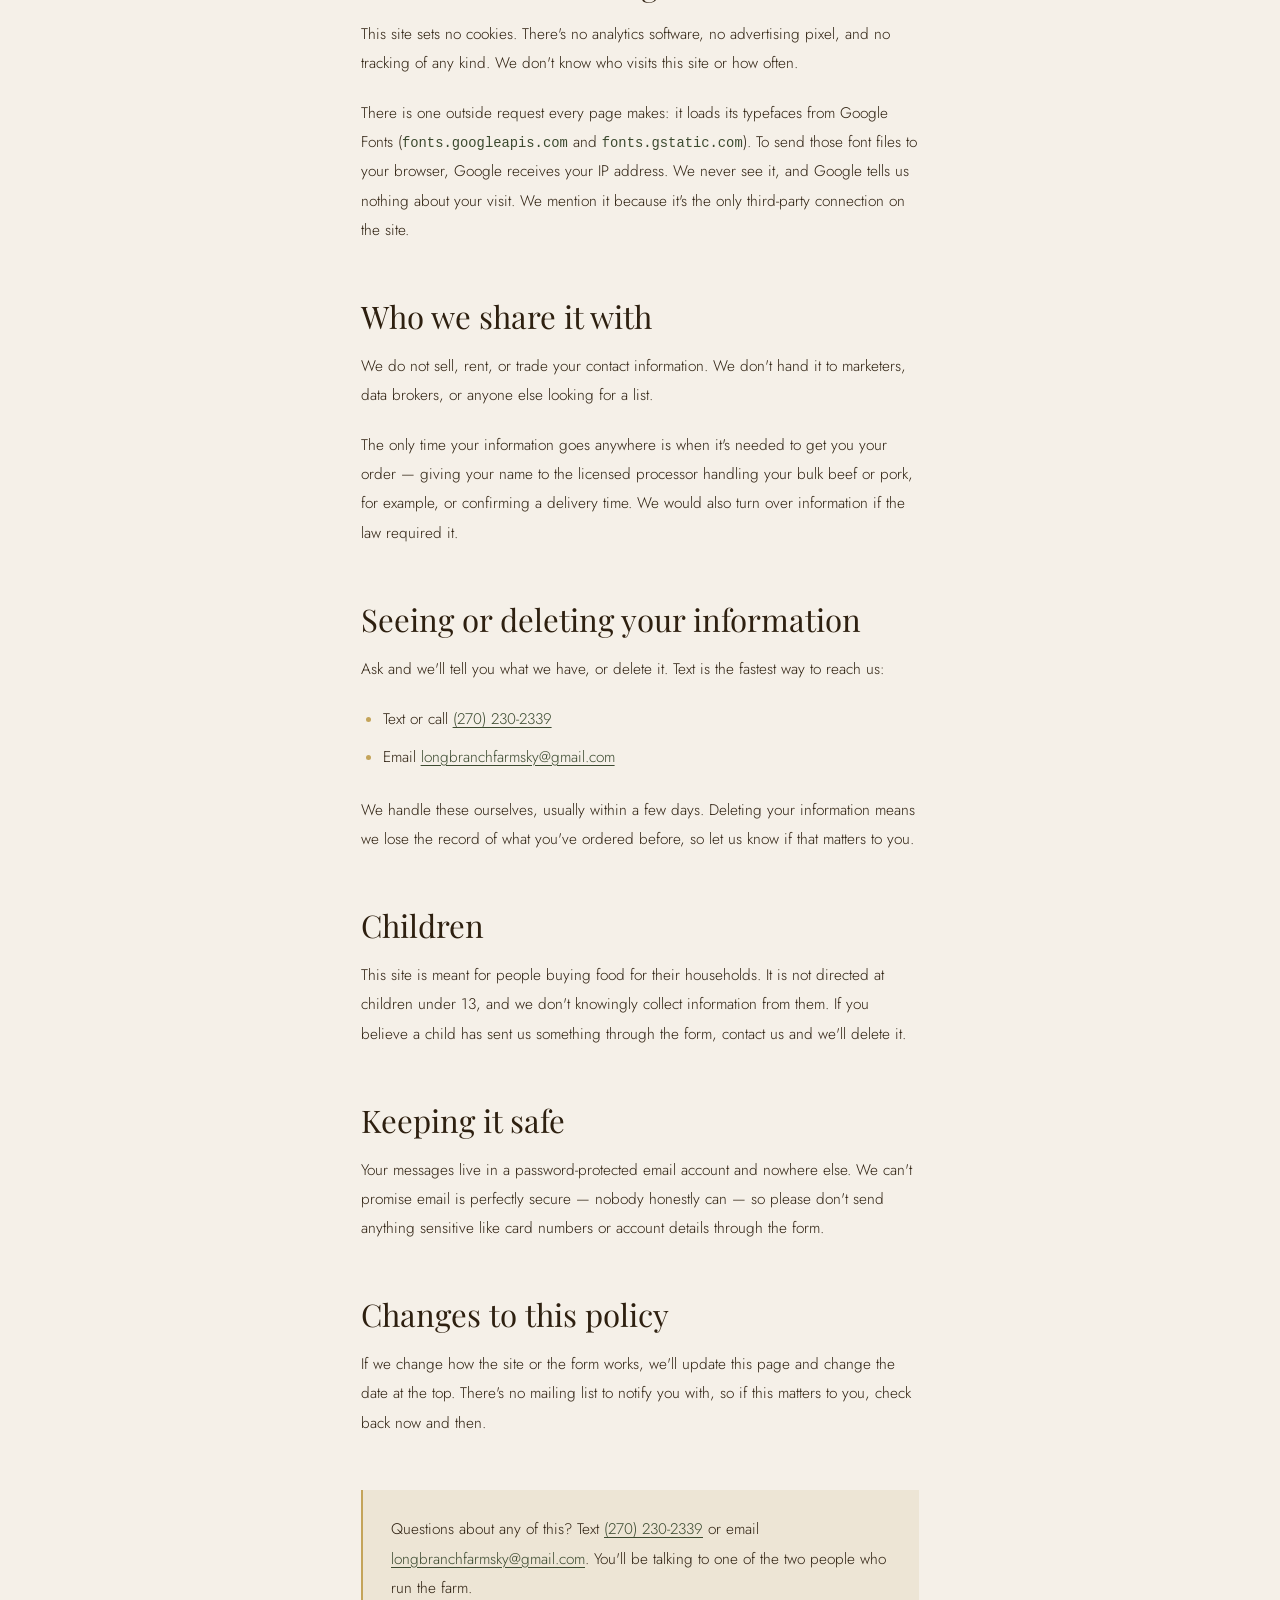
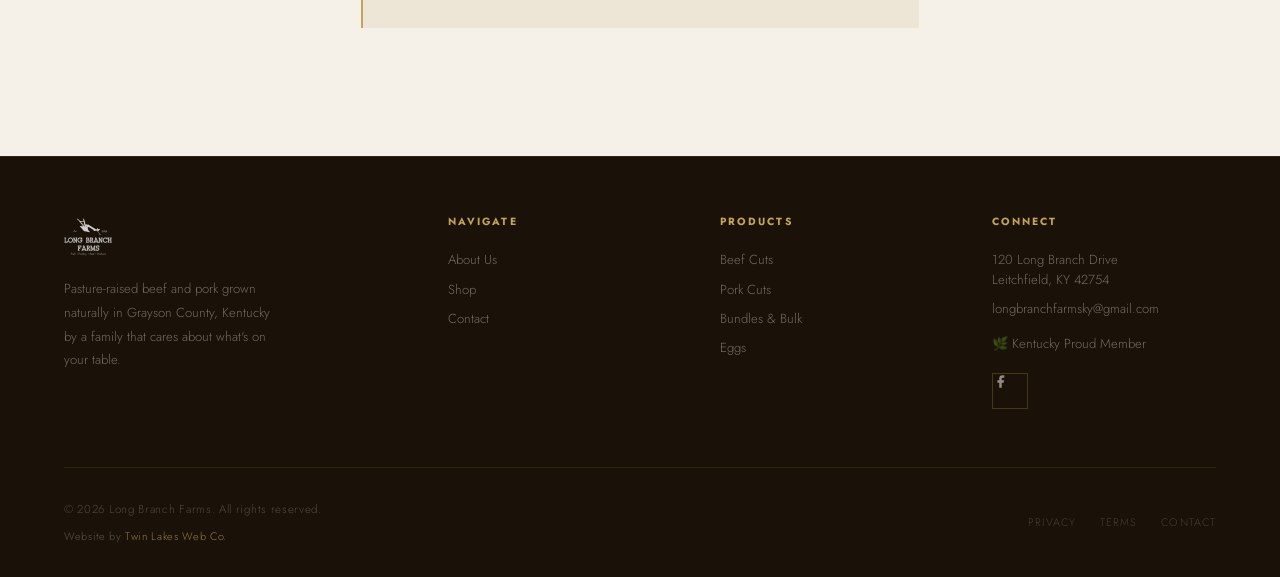
<file: privacy.html>
<!DOCTYPE html>
<html lang="en">
<head>
  <meta charset="UTF-8" />
  <meta name="viewport" content="width=device-width, initial-scale=1.0" />
  <meta name="robots" content="noindex, follow" />
  <link rel="canonical" href="https://www.longbranch-farms.com/privacy/" />
  <meta http-equiv="refresh" content="0; url=privacy/" />
  <title>Moving to Privacy | Long Branch Farms</title>
  <script>window.location.replace('privacy/' + window.location.search + window.location.hash);</script>
</head>
<body><p>This page moved to <a href="privacy/">longbranch-farms.com/privacy/</a>.</p></body>
</html>
</file>
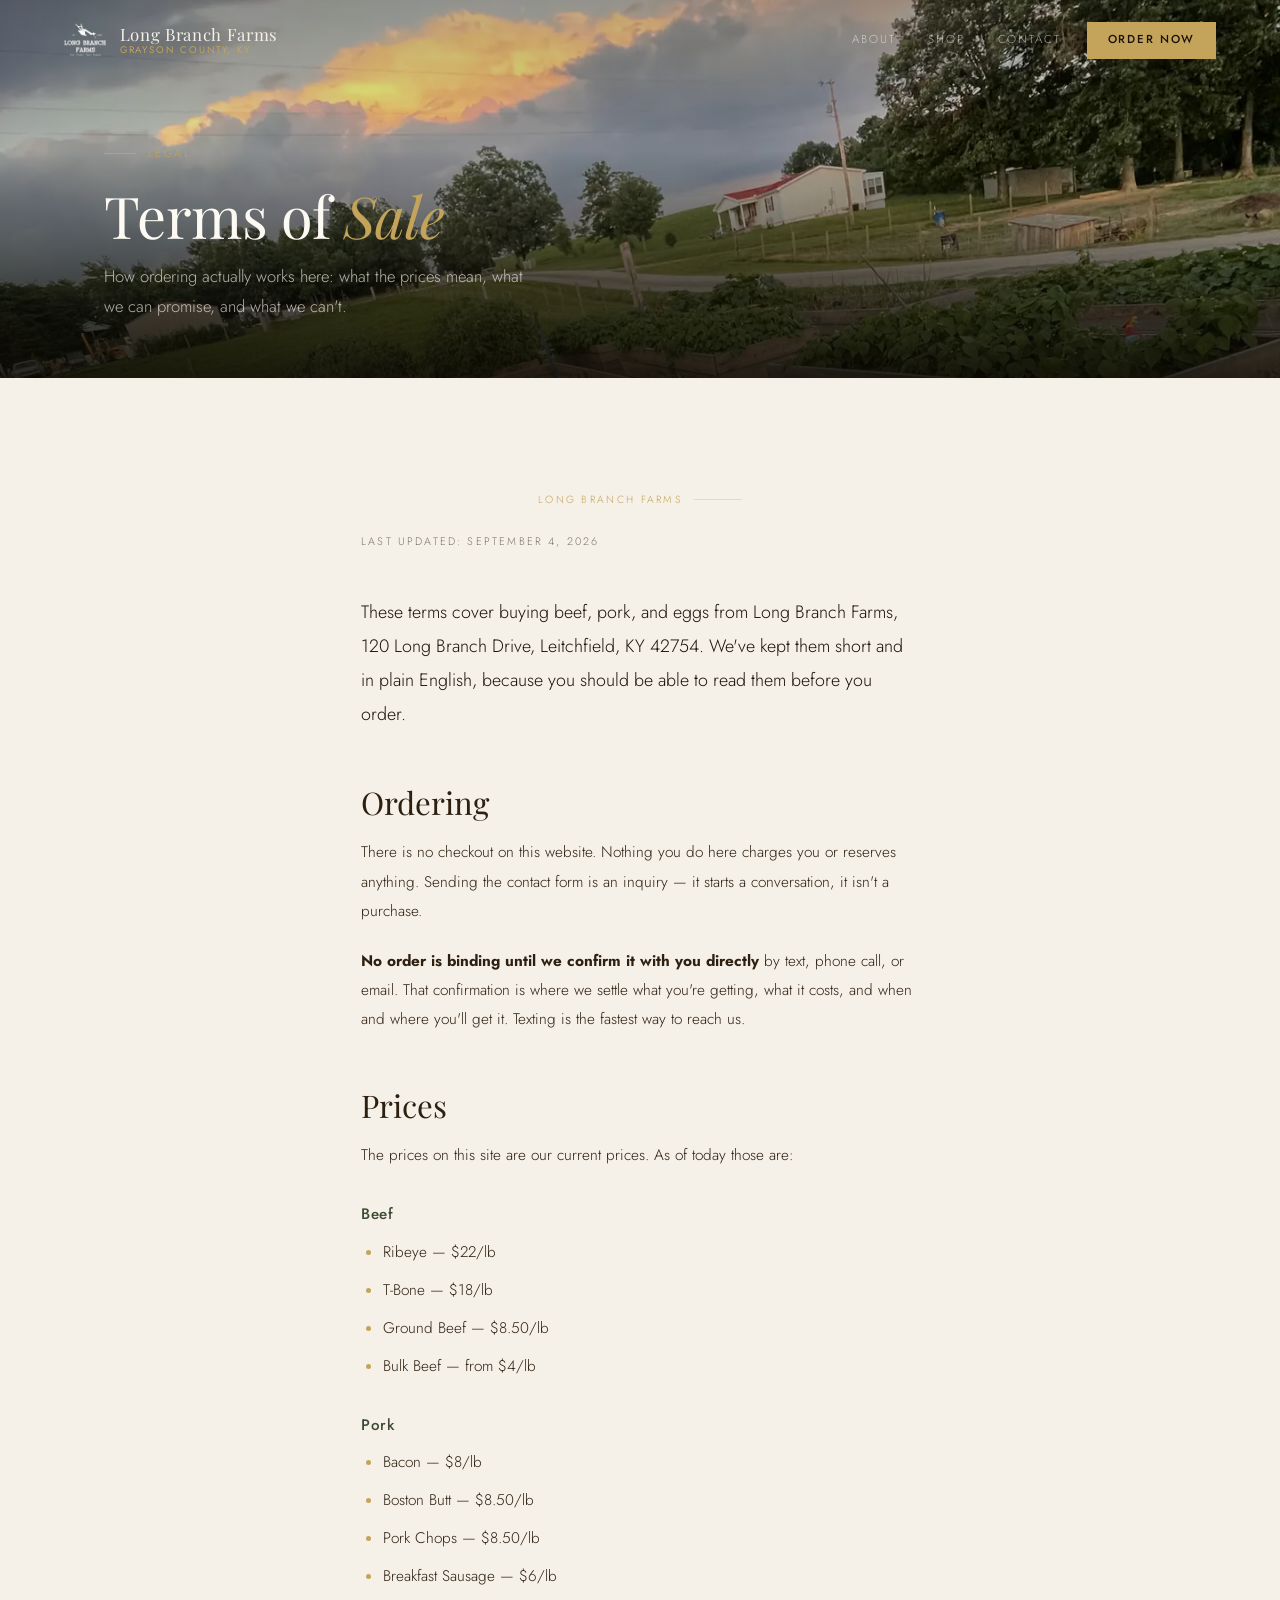
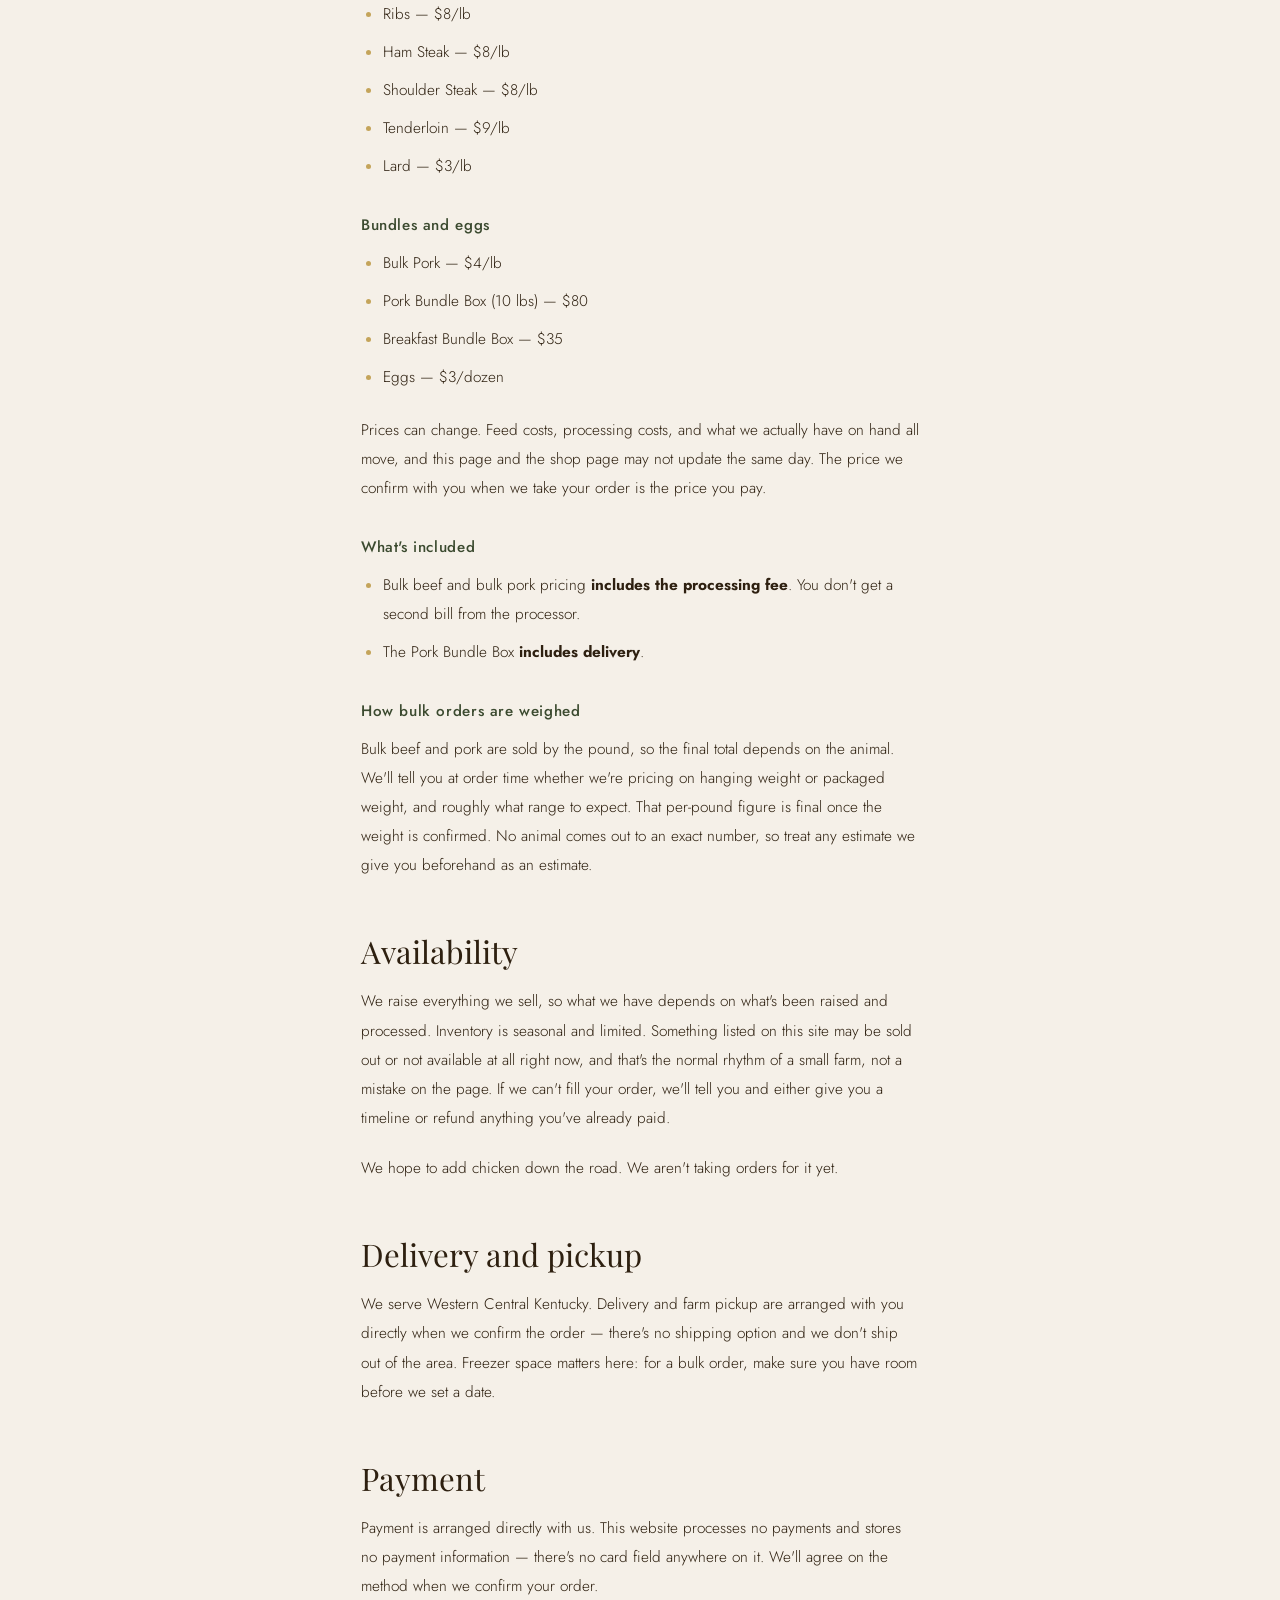
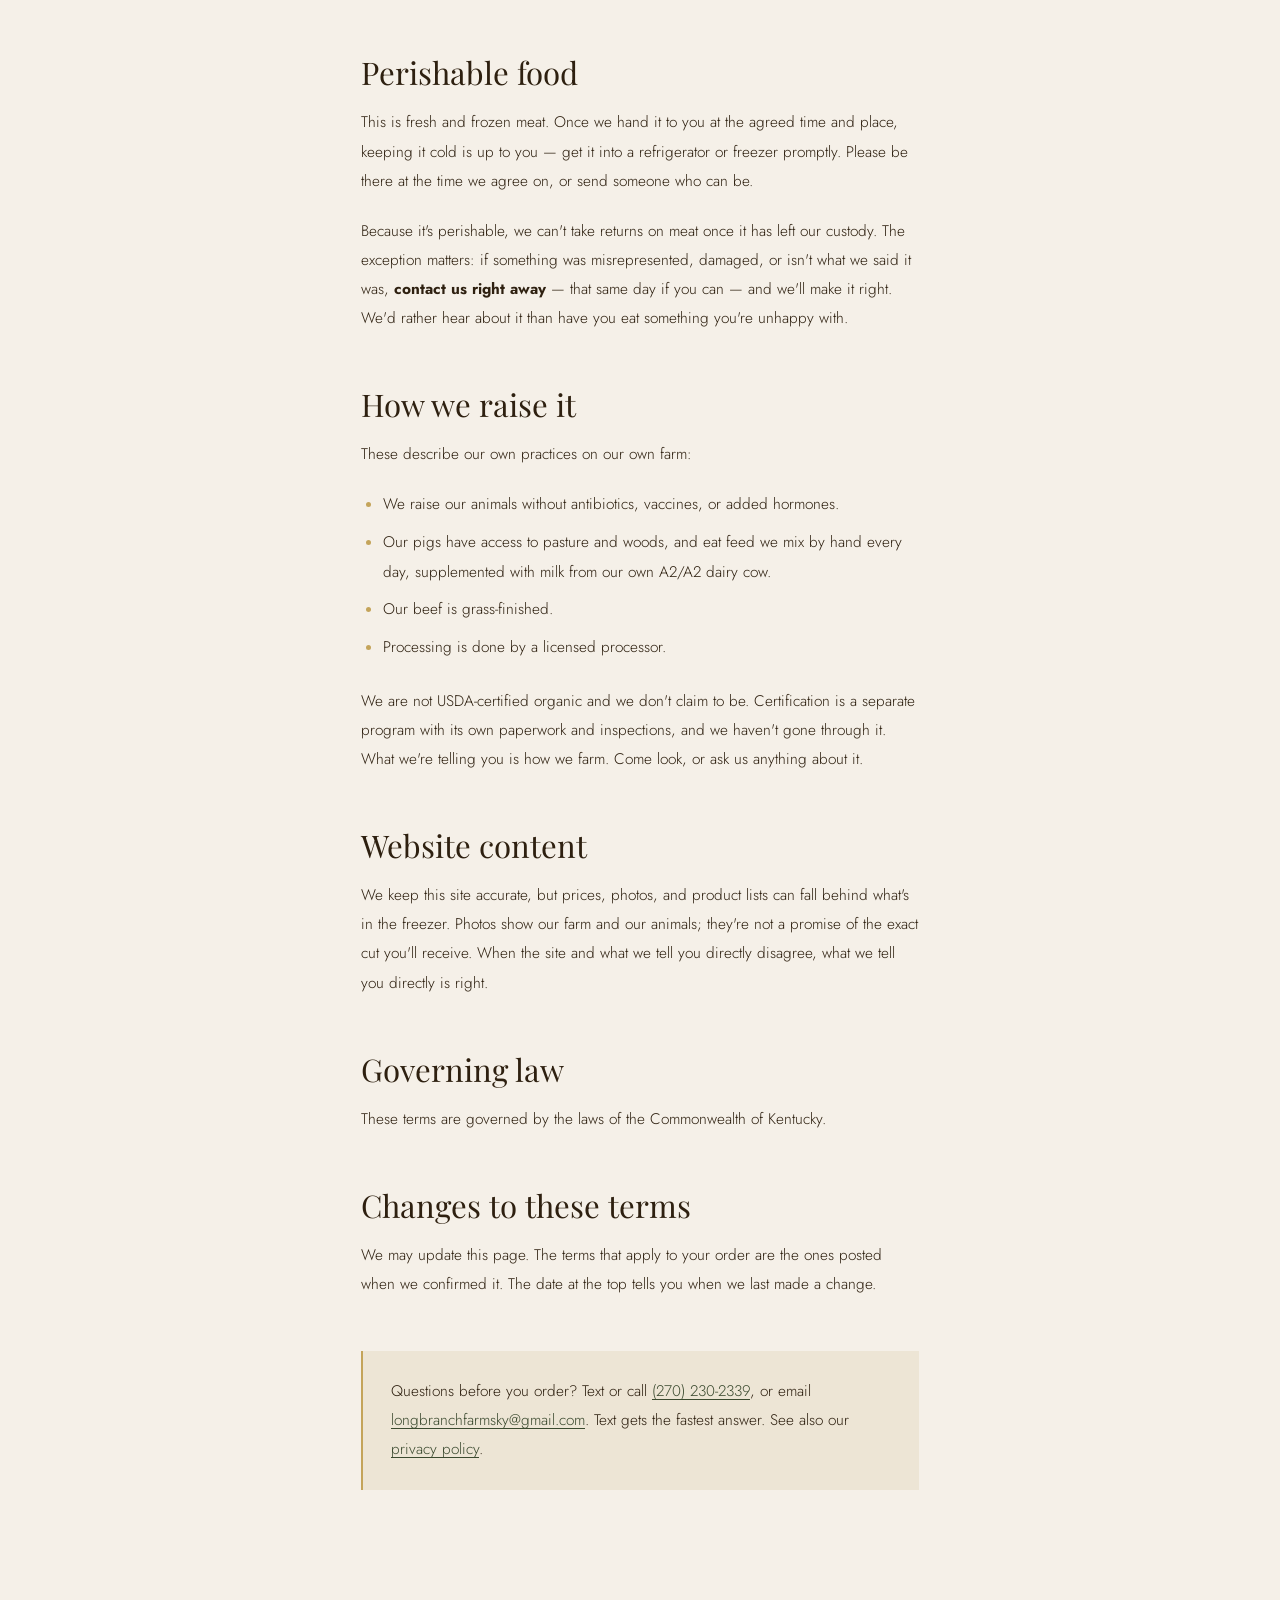
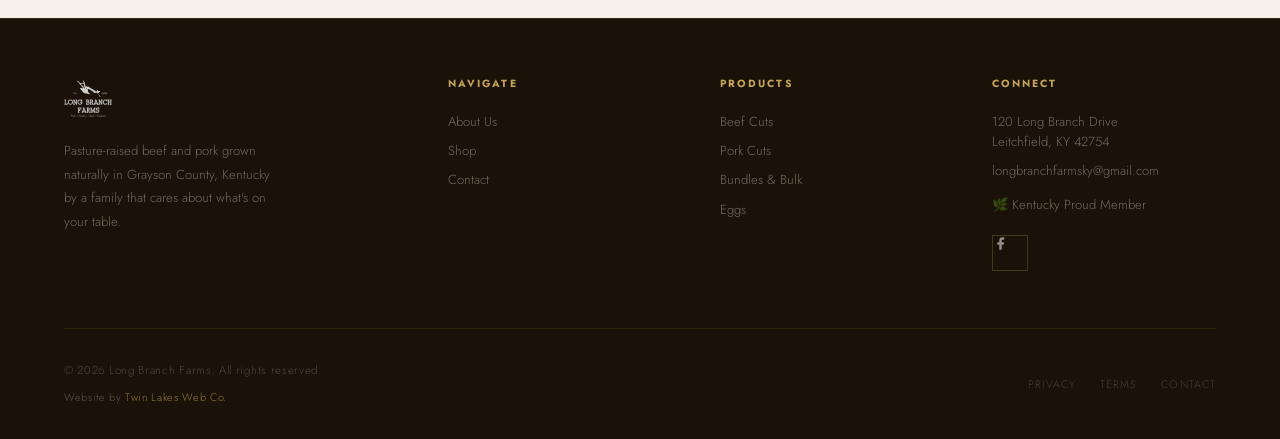
<file: terms.html>
<!DOCTYPE html>
<html lang="en">
<head>
  <meta charset="UTF-8" />
  <meta name="viewport" content="width=device-width, initial-scale=1.0" />
  <meta name="robots" content="noindex, follow" />
  <link rel="canonical" href="https://www.longbranch-farms.com/terms/" />
  <meta http-equiv="refresh" content="0; url=terms/" />
  <title>Moving to Terms | Long Branch Farms</title>
  <script>window.location.replace('terms/' + window.location.search + window.location.hash);</script>
</head>
<body><p>This page moved to <a href="terms/">longbranch-farms.com/terms/</a>.</p></body>
</html>
</file>
<file: styles.css>
*, *::before, *::after { box-sizing: border-box; margin: 0; padding: 0; }

    :root {
      --soil:       #1a1208;
      --bark:       #2e2010;
      --moss:       #3b4a2f;
      --moss-lt:    #5a7048;
      --hay:        #c4a45a;
      --hay-lt:     #dfc07a;
      --cream:      #f5f0e8;
      --cream-dk:   #ede5d5;
      --white:      #fdfaf4;
      --ink-fade:   rgba(26,18,8,0.55);

      --serif:  'Playfair Display', Georgia, serif;
      --sans:   'Jost', system-ui, sans-serif;

      --ease:   cubic-bezier(0.4, 0, 0.2, 1);
      --dur:    0.4s;

      --max-w:  1200px;
      --side:   clamp(1.25rem, 5vw, 4rem);
    }

    html { scroll-behavior: smooth; font-size: 16px; -webkit-font-smoothing: antialiased; }

    body {
      background: var(--cream);
      color: var(--soil);
      font-family: var(--sans);
      font-weight: 300;
      line-height: 1.7;
      overflow-x: hidden;
    }

    ::selection { background: var(--hay); color: var(--soil); }

    /* ── REVEAL ────────────────────────────────────────────────── */
    .reveal {
      opacity: 0;
      transform: translateY(28px);
      transition: opacity 0.75s var(--ease), transform 0.75s var(--ease);
    }
    .reveal.in { opacity: 1; transform: none; }

    /* ── HEADER ────────────────────────────────────────────────── */
    header {
      position: fixed;
      top: 0; left: 0; right: 0;
      z-index: 500;
      padding: 1.2rem var(--side);
      display: flex;
      align-items: center;
      justify-content: space-between;
      transition: background var(--dur) var(--ease), border-color var(--dur) var(--ease);
      border-bottom: 1px solid transparent;
    }
    header.scrolled {
      background: rgba(26, 18, 8, 0.94);
      backdrop-filter: blur(14px);
      -webkit-backdrop-filter: blur(14px);
      border-bottom-color: rgba(196,164,90,0.2);
    }

    .logo-wrap {
      display: flex;
      align-items: center;
      gap: 0.85rem;
      text-decoration: none;
    }
    .logo-wrap img {
      height: 42px;
      width: auto;
      filter: brightness(0) invert(1);
    }
    .logo-name {
      font-family: var(--serif);
      font-weight: 400;
      font-size: 1.05rem;
      color: var(--cream);
      letter-spacing: 0.04em;
      line-height: 1.2;
    }
    .logo-name small {
      display: block;
      font-family: var(--sans);
      font-size: 0.6rem;
      letter-spacing: 0.2em;
      text-transform: uppercase;
      color: var(--hay);
      font-weight: 400;
    }

    nav { display: flex; align-items: center; gap: 0.25rem; }
    nav a {
      font-size: 0.72rem;
      letter-spacing: 0.16em;
      text-transform: uppercase;
      text-decoration: none;
      color: rgba(245,240,232,0.65);
      padding: 0.4rem 0.9rem;
      transition: color var(--dur) var(--ease);
    }
    nav a:hover { color: var(--hay); }
    nav .nav-cta {
      background: var(--hay);
      color: var(--soil);
      font-weight: 500;
      padding: 0.55rem 1.3rem;
      margin-left: 0.5rem;
      transition: background var(--dur) var(--ease), color var(--dur) var(--ease);
    }
    nav .nav-cta:hover { background: var(--hay-lt); color: var(--soil); }

    /* ── MOBILE NAV ────────────────────────────────────────────── */
    .nav-toggle {
      display: none;
      align-items: center;
      justify-content: center;
      width: 44px;
      height: 44px;
      margin-right: -0.6rem;
      padding: 0;
      background: none;
      border: 0;
      color: var(--cream);
      cursor: pointer;
      -webkit-tap-highlight-color: transparent;
      transition: color var(--dur) var(--ease);
    }
    .nav-toggle:hover { color: var(--hay); }
    .nav-toggle svg,
    .nav-close svg {
      width: 24px; height: 24px;
      stroke: currentColor;
      fill: none;
      stroke-width: 1.5;
      flex-shrink: 0;
    }

    .nav-backdrop {
      display: none;
      position: absolute;
      top: 0; left: 0; right: 0;
      height: 100vh;
      height: 100svh;
      background: var(--soil);
      opacity: 0;
      visibility: hidden;
      transition: opacity var(--dur) var(--ease), visibility 0s var(--dur);
    }

    .nav-drawer {
      display: none;
      flex-direction: column;
      position: absolute;
      top: 0; right: 0;
      width: min(20rem, 84vw);
      height: 100vh;
      height: 100svh;
      padding: 1.2rem var(--side) 2rem;
      background: var(--soil);
      border-left: 1px solid rgba(196,164,90,0.2);
      overflow-y: auto;
      transform: translateX(100%);
      visibility: hidden;
      transition: transform var(--dur) var(--ease), visibility 0s var(--dur);
    }

    /* Open: visibility flips immediately so focus can move in; closing waits out the slide. */
    header.nav-open .nav-backdrop {
      opacity: 0.6;
      visibility: visible;
      transition: opacity var(--dur) var(--ease), visibility 0s;
    }
    header.nav-open .nav-drawer {
      transform: none;
      visibility: visible;
      transition: transform var(--dur) var(--ease), visibility 0s;
    }

    .nav-drawer-top {
      display: flex;
      align-items: center;
      justify-content: space-between;
      gap: 1rem;
      min-height: 42px;
      padding-bottom: 1.1rem;
      border-bottom: 1px solid rgba(196,164,90,0.2);
    }
    .nav-drawer-label {
      font-family: var(--serif);
      font-size: 1.05rem;
      letter-spacing: 0.04em;
      color: var(--cream);
      line-height: 1.2;
    }
    .nav-drawer-label small {
      display: block;
      font-family: var(--sans);
      font-size: 0.6rem;
      letter-spacing: 0.2em;
      text-transform: uppercase;
      color: var(--hay);
      font-weight: 400;
    }
    .nav-close {
      width: 44px;
      height: 44px;
      display: inline-flex;
      align-items: center;
      justify-content: center;
      margin-right: -0.6rem;
      padding: 0;
      background: none;
      border: 0;
      color: var(--cream);
      cursor: pointer;
      -webkit-tap-highlight-color: transparent;
      transition: color var(--dur) var(--ease);
    }
    .nav-close:hover { color: var(--hay); }

    .nav-drawer-links {
      display: flex;
      flex-direction: column;
      align-items: stretch;
      gap: 0;
    }
    .nav-drawer-links a {
      display: flex;
      align-items: center;
      min-height: 44px;
      padding: 0.85rem 0;
      font-family: var(--sans);
      font-size: 0.78rem;
      font-weight: 400;
      letter-spacing: 0.16em;
      text-transform: uppercase;
      text-decoration: none;
      color: rgba(245,240,232,0.65);
      border-bottom: 1px solid rgba(245,240,232,0.08);
      transition: color var(--dur) var(--ease), background var(--dur) var(--ease);
    }
    .nav-drawer-links a:hover { color: var(--hay); }
    .nav-drawer-links .nav-drawer-cta {
      justify-content: center;
      margin-top: 1.6rem;
      padding: 0.95rem 1.3rem;
      background: var(--hay);
      color: var(--soil);
      font-weight: 500;
      border-bottom: 0;
    }
    .nav-drawer-links .nav-drawer-cta:hover { background: var(--hay-lt); color: var(--soil); }

    .nav-drawer-note {
      margin-top: auto;
      padding-top: 2rem;
      font-size: 0.6rem;
      letter-spacing: 0.2em;
      text-transform: uppercase;
      color: rgba(245,240,232,0.3);
    }

    body.nav-lock {
      position: fixed;
      left: 0;
      right: 0;
      width: 100%;
      overflow: hidden;
    }

    /* ── HERO ──────────────────────────────────────────────────── */
    #hero {
      position: relative;
      min-height: 100svh;
      display: grid;
      place-items: end;
      overflow: hidden;
    }
    /* <picture> is only a wrapper for the WebP/JPEG choice; take it out of the
       box tree so every layout rule still applies straight to the <img>. */
    picture { display: contents; }

    /* The photo itself comes from a .bg-photo-* class on the same element --
       see the background photos section further down. */
    .hero-bg {
      position: absolute;
      inset: 0;
      background-size: cover;
      background-position: center 30%;
      transform: scale(1.04);
      transition: transform 8s ease-out;
    }
    .hero-bg.loaded { transform: scale(1); }
    .hero-overlay {
      position: absolute;
      inset: 0;
      background: linear-gradient(
        to bottom,
        rgba(10,8,3,0.25) 0%,
        rgba(10,8,3,0.1) 40%,
        rgba(10,8,3,0.65) 75%,
        rgba(10,8,3,0.88) 100%
      );
    }

    .hero-content {
      position: relative;
      z-index: 2;
      width: 100%;
      max-width: var(--max-w);
      margin: 0 auto;
      padding: 0 var(--side) 7rem;
    }

    .hero-eyebrow {
      display: inline-flex;
      align-items: center;
      gap: 0.75rem;
      font-size: 0.68rem;
      letter-spacing: 0.22em;
      text-transform: uppercase;
      color: var(--hay);
      margin-bottom: 1.5rem;
    }
    .hero-eyebrow::before {
      content: '';
      display: block;
      width: 2rem;
      height: 1px;
      background: var(--hay);
    }

    .hero-headline {
      font-family: var(--serif);
      font-weight: 400;
      font-size: clamp(3rem, 7vw, 6.5rem);
      line-height: 1.0;
      color: var(--white);
      letter-spacing: -0.01em;
      margin-bottom: 1.5rem;
      max-width: 14ch;
    }
    .hero-headline em {
      font-style: italic;
      color: var(--hay);
    }

    .hero-sub {
      font-size: clamp(0.9rem, 1.3vw, 1.05rem);
      color: rgba(245,240,232,0.72);
      max-width: 44ch;
      line-height: 1.8;
      margin-bottom: 2.5rem;
    }

    .hero-ctas {
      display: flex;
      align-items: center;
      gap: 1.5rem;
      flex-wrap: wrap;
    }

    .btn-primary {
      display: inline-block;
      padding: 0.9rem 2.4rem;
      background: var(--hay);
      color: var(--soil);
      font-family: var(--sans);
      font-weight: 500;
      font-size: 0.78rem;
      letter-spacing: 0.14em;
      text-transform: uppercase;
      text-decoration: none;
      border: 2px solid var(--hay);
      transition: background var(--dur) var(--ease), color var(--dur) var(--ease);
    }
    .btn-primary:hover { background: transparent; color: var(--hay); }

    .btn-ghost {
      display: inline-block;
      padding: 0.9rem 2.4rem;
      background: transparent;
      color: var(--cream);
      font-family: var(--sans);
      font-weight: 400;
      font-size: 0.78rem;
      letter-spacing: 0.14em;
      text-transform: uppercase;
      text-decoration: none;
      border: 1px solid rgba(245,240,232,0.4);
      transition: border-color var(--dur) var(--ease), color var(--dur) var(--ease);
    }
    .btn-ghost:hover { border-color: var(--hay); color: var(--hay); }

    /* ── BADGE ROW ─────────────────────────────────────────────── */
    .badges {
      background: var(--soil);
      padding: 1.6rem var(--side);
      border-bottom: 1px solid rgba(196,164,90,0.15);
    }
    .badges-inner {
      max-width: var(--max-w);
      margin: 0 auto;
      display: flex;
      align-items: center;
      justify-content: center;
      gap: clamp(2rem, 5vw, 5rem);
      flex-wrap: wrap;
    }
    .badge-item {
      display: flex;
      align-items: center;
      gap: 0.6rem;
      font-size: 0.72rem;
      letter-spacing: 0.14em;
      text-transform: uppercase;
      color: rgba(196,164,90,0.75);
      white-space: nowrap;
    }
    .badge-item svg {
      width: 16px; height: 16px;
      stroke: var(--hay);
      fill: none;
      stroke-width: 1.5;
      flex-shrink: 0;
    }

    /* ── SECTION COMMON ────────────────────────────────────────── */
    .section-label {
      font-size: 0.65rem;
      letter-spacing: 0.22em;
      text-transform: uppercase;
      color: var(--hay);
      display: flex;
      align-items: center;
      gap: 0.75rem;
      margin-bottom: 1.2rem;
    }
    .section-label::after {
      content: '';
      flex: 1;
      height: 1px;
      background: var(--hay);
      opacity: 0.3;
      max-width: 3rem;
    }

    /* ── STORY ─────────────────────────────────────────────────── */
    #story {
      padding: clamp(5rem, 10vw, 9rem) var(--side);
      background: var(--cream);
    }
    .story-inner {
      max-width: var(--max-w);
      margin: 0 auto;
      display: grid;
      grid-template-columns: 1fr 1fr;
      gap: clamp(3rem, 7vw, 7rem);
      align-items: center;
    }
    .story-images {
      position: relative;
      height: clamp(420px, 55vw, 620px);
    }
    .story-img-main {
      position: absolute;
      top: 0; left: 0;
      width: 75%;
      height: 82%;
      object-fit: cover;
      object-position: center;
    }
    .story-img-accent {
      position: absolute;
      bottom: 0; right: 0;
      width: 55%;
      height: 52%;
      object-fit: cover;
      object-position: center;
      border: 6px solid var(--cream);
    }
    .story-img-tag {
      position: absolute;
      bottom: 3.5rem;
      left: 1.5rem;
      background: var(--soil);
      color: var(--hay);
      font-size: 0.65rem;
      letter-spacing: 0.2em;
      text-transform: uppercase;
      padding: 0.5rem 1rem;
    }

    .story-text h2 {
      font-family: var(--serif);
      font-weight: 400;
      font-size: clamp(2rem, 3.5vw, 3rem);
      line-height: 1.2;
      color: var(--soil);
      margin-bottom: 1.5rem;
    }
    .story-text h2 em { font-style: italic; color: var(--moss-lt); }
    .story-text p {
      font-size: clamp(0.9rem, 1.2vw, 1rem);
      color: #4a3a22;
      line-height: 1.9;
      margin-bottom: 1.2rem;
    }
    .story-text p:last-of-type { margin-bottom: 2rem; }

    .pillars {
      display: grid;
      grid-template-columns: 1fr 1fr;
      gap: 1rem;
      margin-top: 2rem;
    }
    .pillar {
      padding: 1.2rem 1.4rem;
      border: 1px solid rgba(59,74,47,0.2);
      background: rgba(59,74,47,0.04);
    }
    .pillar-title {
      font-family: var(--serif);
      font-size: 1rem;
      font-weight: 500;
      color: var(--moss);
      margin-bottom: 0.3rem;
    }
    .pillar p {
      font-size: 0.8rem;
      color: #6a5a3a;
      line-height: 1.6;
      margin-bottom: 0;
    }

    /* ── PHOTO STRIP ───────────────────────────────────────────── */
    .photo-strip {
      display: grid;
      grid-template-columns: repeat(4, 1fr);
      height: clamp(200px, 28vw, 340px);
      overflow: hidden;
    }
    .photo-strip-item {
      overflow: hidden;
      position: relative;
    }
    .photo-strip-item img {
      width: 100%;
      height: 100%;
      object-fit: cover;
      transition: transform 0.7s var(--ease);
      display: block;
    }
    .photo-strip-item:hover img { transform: scale(1.06); }

    /* ── PRODUCTS ──────────────────────────────────────────────── */
    #products {
      padding: clamp(5rem, 10vw, 9rem) var(--side);
      background: var(--soil);
    }
    #products .section-label { color: var(--hay); }

    .products-heading {
      font-family: var(--serif);
      font-weight: 400;
      font-size: clamp(2rem, 3.5vw, 3rem);
      color: var(--cream);
      margin-bottom: 0.75rem;
      max-width: var(--max-w);
    }
    .products-sub {
      font-size: 0.95rem;
      color: rgba(245,240,232,0.55);
      max-width: 52ch;
      margin-bottom: 3.5rem;
    }

    .products-wrap { max-width: var(--max-w); margin: 0 auto; }

    .product-tabs {
      display: flex;
      gap: 0;
      margin-bottom: 2.5rem;
      border-bottom: 1px solid rgba(196,164,90,0.2);
    }
    .tab-btn {
      font-family: var(--sans);
      font-size: 0.75rem;
      letter-spacing: 0.16em;
      text-transform: uppercase;
      color: rgba(245,240,232,0.45);
      background: none;
      border: none;
      padding: 0.75rem 1.5rem;
      cursor: pointer;
      border-bottom: 2px solid transparent;
      margin-bottom: -1px;
      transition: color var(--dur) var(--ease), border-color var(--dur) var(--ease);
    }
    .tab-btn.active, .tab-btn:hover {
      color: var(--hay);
      border-bottom-color: var(--hay);
    }

    .tab-panel { display: none; }
    .tab-panel.active { display: grid; grid-template-columns: repeat(auto-fill, minmax(220px, 1fr)); gap: 1px; background: rgba(196,164,90,0.1); }

    .product-card {
      background: #1e160a;
      padding: 1.8rem 1.6rem;
      display: flex;
      flex-direction: column;
      justify-content: space-between;
      gap: 1rem;
      transition: background var(--dur) var(--ease);
      position: relative;
      overflow: hidden;
    }
    .product-card::before {
      content: '';
      position: absolute;
      top: 0; left: 0;
      width: 3px; height: 0;
      background: var(--hay);
      transition: height 0.4s var(--ease);
    }
    .product-card:hover { background: #251c0e; }
    .product-card:hover::before { height: 100%; }

    .product-name {
      font-family: var(--serif);
      font-size: 1.2rem;
      color: var(--cream);
      font-weight: 400;
      line-height: 1.25;
    }
    .product-price {
      font-size: 0.8rem;
      letter-spacing: 0.1em;
      color: var(--hay);
    }
    .product-note {
      font-size: 0.72rem;
      color: rgba(245,240,232,0.35);
      line-height: 1.5;
    }

    .products-cta-row {
      margin-top: 3rem;
      display: flex;
      align-items: center;
      gap: 1.5rem;
    }
    .products-note {
      font-size: 0.78rem;
      color: rgba(245,240,232,0.35);
      font-style: italic;
    }

    /* ── PHOTO FEATURE ─────────────────────────────────────────── */
    .feature-grid {
      display: grid;
      grid-template-columns: 1fr 1fr 1fr;
      grid-template-rows: auto auto;
      gap: 6px;
      background: var(--bark);
      padding: 6px;
    }
    .fg-item {
      overflow: hidden;
      position: relative;
    }
    .fg-item img {
      width: 100%;
      height: 100%;
      object-fit: cover;
      display: block;
      transition: transform 0.6s var(--ease);
    }
    .fg-item:hover img { transform: scale(1.05); }
    .fg-item-tall { grid-row: span 2; height: clamp(360px, 50vw, 600px); }
    .fg-item-wide { grid-column: span 2; }
    .fg-item-sm { height: clamp(160px, 22vw, 260px); }
    .fg-caption {
      position: absolute;
      bottom: 0; left: 0; right: 0;
      background: linear-gradient(to top, rgba(10,8,3,0.75) 0%, transparent 100%);
      padding: 1.5rem 1rem 0.75rem;
      font-size: 0.65rem;
      letter-spacing: 0.2em;
      text-transform: uppercase;
      color: var(--hay);
      opacity: 0;
      transition: opacity var(--dur) var(--ease);
    }
    .fg-item:hover .fg-caption { opacity: 1; }

    /* ── PROMISE ───────────────────────────────────────────────── */
    #promise {
      padding: clamp(5rem, 10vw, 9rem) var(--side);
      background: var(--moss);
      position: relative;
      overflow: hidden;
    }
    #promise::before {
      content: 'NATURAL';
      position: absolute;
      right: -2rem;
      bottom: -3rem;
      font-family: var(--serif);
      font-size: clamp(8rem, 18vw, 16rem);
      font-weight: 700;
      color: rgba(255,255,255,0.04);
      line-height: 1;
      pointer-events: none;
      user-select: none;
      letter-spacing: -0.04em;
    }
    .promise-inner {
      max-width: var(--max-w);
      margin: 0 auto;
      display: grid;
      grid-template-columns: 1fr 1fr;
      gap: clamp(3rem, 7vw, 7rem);
      align-items: center;
    }
    .promise-text h2 {
      font-family: var(--serif);
      font-weight: 400;
      font-size: clamp(2rem, 3.5vw, 3rem);
      color: var(--cream);
      line-height: 1.2;
      margin-bottom: 1.5rem;
    }
    .promise-text h2 em { font-style: italic; color: var(--hay); }
    .promise-text p {
      font-size: 0.95rem;
      color: rgba(245,240,232,0.7);
      line-height: 1.9;
      margin-bottom: 1rem;
    }
    .promise-list {
      list-style: none;
      margin-top: 2rem;
      display: grid;
      grid-template-columns: 1fr 1fr;
      gap: 0.75rem 1.5rem;
    }
    .promise-list li {
      font-size: 0.82rem;
      letter-spacing: 0.08em;
      color: rgba(245,240,232,0.75);
      display: flex;
      align-items: center;
      gap: 0.6rem;
    }
    .promise-list li::before {
      content: '';
      width: 6px; height: 6px;
      background: var(--hay);
      border-radius: 50%;
      flex-shrink: 0;
    }
    .promise-image {
      position: relative;
      height: clamp(380px, 50vw, 560px);
    }
    .promise-image img {
      width: 100%;
      height: 100%;
      object-fit: cover;
    }
    .promise-image-tag {
      position: absolute;
      top: 1.5rem; left: 1.5rem;
      background: var(--hay);
      color: var(--soil);
      font-size: 0.62rem;
      letter-spacing: 0.2em;
      text-transform: uppercase;
      font-weight: 500;
      padding: 0.45rem 0.9rem;
    }

    /* ── TESTIMONIAL / QUOTE ───────────────────────────────────── */
    .quote-band {
      background: var(--cream-dk);
      padding: clamp(4rem, 8vw, 7rem) var(--side);
      text-align: center;
      border-top: 1px solid rgba(59,74,47,0.12);
      border-bottom: 1px solid rgba(59,74,47,0.12);
    }
    .quote-mark {
      font-family: var(--serif);
      font-size: 5rem;
      line-height: 0.5;
      color: var(--hay);
      opacity: 0.4;
      display: block;
      margin-bottom: 1.5rem;
    }
    .quote-text {
      font-family: var(--serif);
      font-style: italic;
      font-size: clamp(1.3rem, 2.5vw, 2rem);
      color: var(--soil);
      max-width: 36ch;
      margin: 0 auto 1.5rem;
      line-height: 1.5;
    }
    .quote-attr {
      font-size: 0.7rem;
      letter-spacing: 0.18em;
      text-transform: uppercase;
      color: var(--moss-lt);
    }

    /* ── CTA SECTION ───────────────────────────────────────────── */
    #cta {
      position: relative;
      padding: clamp(6rem, 12vw, 10rem) var(--side);
      overflow: hidden;
    }
    /* Photo comes from a .bg-photo-* class, same as .hero-bg. */
    .cta-bg {
      position: absolute;
      inset: 0;
      background-size: cover;
      background-position: center;
    }

    /* ── BACKGROUND PHOTOS ─────────────────────────────────────── */
    /* One class per full-bleed photo, used on .hero-bg and .cta-bg. Each has
       three background-image lines: a plain URL for browsers with no
       image-set() support, then the WebP-first versions. A browser uses the
       last line it understands. Phones get the 960px render further down --
       these backgrounds always sit under a heavy dark overlay, so there is
       nothing to gain from sending them a larger file. */
    .bg-photo-24 {
      background-image: url('images/photo-24-background-1920.jpeg');
      background-image: -webkit-image-set(
        url('images/photo-24-background-1920.webp') type('image/webp'),
        url('images/photo-24-background-1920.jpeg') type('image/jpeg'));
      background-image: image-set(
        url('images/photo-24-background-1920.webp') type('image/webp'),
        url('images/photo-24-background-1920.jpeg') type('image/jpeg'));
    }
    .bg-photo-6 {
      background-image: url('images/photo-6.jpeg');
      background-image: -webkit-image-set(
        url('images/photo-6-1440.webp') type('image/webp'),
        url('images/photo-6.jpeg') type('image/jpeg'));
      background-image: image-set(
        url('images/photo-6-1440.webp') type('image/webp'),
        url('images/photo-6.jpeg') type('image/jpeg'));
    }
    .bg-photo-11 {
      background-image: url('images/photo-11-1920.jpeg');
      background-image: -webkit-image-set(
        url('images/photo-11-1920.webp') type('image/webp'),
        url('images/photo-11-1920.jpeg') type('image/jpeg'));
      background-image: image-set(
        url('images/photo-11-1920.webp') type('image/webp'),
        url('images/photo-11-1920.jpeg') type('image/jpeg'));
    }
    .bg-photo-18 {
      background-image: url('images/photo-18.jpeg');
      background-image: -webkit-image-set(
        url('images/photo-18-1440.webp') type('image/webp'),
        url('images/photo-18.jpeg') type('image/jpeg'));
      background-image: image-set(
        url('images/photo-18-1440.webp') type('image/webp'),
        url('images/photo-18.jpeg') type('image/jpeg'));
    }
    .bg-photo-19 {
      background-image: url('images/photo-19.jpeg');
      background-image: -webkit-image-set(
        url('images/photo-19-1440.webp') type('image/webp'),
        url('images/photo-19.jpeg') type('image/jpeg'));
      background-image: image-set(
        url('images/photo-19-1440.webp') type('image/webp'),
        url('images/photo-19.jpeg') type('image/jpeg'));
    }
    .bg-photo-20 {
      background-image: url('images/photo-20.jpeg');
      background-image: -webkit-image-set(
        url('images/photo-20-1440.webp') type('image/webp'),
        url('images/photo-20.jpeg') type('image/jpeg'));
      background-image: image-set(
        url('images/photo-20-1440.webp') type('image/webp'),
        url('images/photo-20.jpeg') type('image/jpeg'));
    }
    .bg-photo-22 {
      background-image: url('images/photo-22.jpeg');
      background-image: -webkit-image-set(
        url('images/photo-22-1440.webp') type('image/webp'),
        url('images/photo-22.jpeg') type('image/jpeg'));
      background-image: image-set(
        url('images/photo-22-1440.webp') type('image/webp'),
        url('images/photo-22.jpeg') type('image/jpeg'));
    }
    .bg-photo-25 {
      background-image: url('images/photo-25.jpeg');
      background-image: -webkit-image-set(
        url('images/photo-25-1440.webp') type('image/webp'),
        url('images/photo-25.jpeg') type('image/jpeg'));
      background-image: image-set(
        url('images/photo-25-1440.webp') type('image/webp'),
        url('images/photo-25.jpeg') type('image/jpeg'));
    }

    @media (max-width: 660px) {
      .bg-photo-24 {
        background-image: url('images/photo-24-background-960.jpeg');
        background-image: -webkit-image-set(
          url('images/photo-24-background-960.webp') type('image/webp'),
          url('images/photo-24-background-960.jpeg') type('image/jpeg'));
        background-image: image-set(
          url('images/photo-24-background-960.webp') type('image/webp'),
          url('images/photo-24-background-960.jpeg') type('image/jpeg'));
      }
      .bg-photo-6 {
        background-image: url('images/photo-6-960.jpeg');
        background-image: -webkit-image-set(
          url('images/photo-6-960.webp') type('image/webp'),
          url('images/photo-6-960.jpeg') type('image/jpeg'));
        background-image: image-set(
          url('images/photo-6-960.webp') type('image/webp'),
          url('images/photo-6-960.jpeg') type('image/jpeg'));
      }
      .bg-photo-11 {
        background-image: url('images/photo-11-960.jpeg');
        background-image: -webkit-image-set(
          url('images/photo-11-960.webp') type('image/webp'),
          url('images/photo-11-960.jpeg') type('image/jpeg'));
        background-image: image-set(
          url('images/photo-11-960.webp') type('image/webp'),
          url('images/photo-11-960.jpeg') type('image/jpeg'));
      }
      .bg-photo-18 {
        background-image: url('images/photo-18-960.jpeg');
        background-image: -webkit-image-set(
          url('images/photo-18-960.webp') type('image/webp'),
          url('images/photo-18-960.jpeg') type('image/jpeg'));
        background-image: image-set(
          url('images/photo-18-960.webp') type('image/webp'),
          url('images/photo-18-960.jpeg') type('image/jpeg'));
      }
      .bg-photo-19 {
        background-image: url('images/photo-19-960.jpeg');
        background-image: -webkit-image-set(
          url('images/photo-19-960.webp') type('image/webp'),
          url('images/photo-19-960.jpeg') type('image/jpeg'));
        background-image: image-set(
          url('images/photo-19-960.webp') type('image/webp'),
          url('images/photo-19-960.jpeg') type('image/jpeg'));
      }
      .bg-photo-20 {
        background-image: url('images/photo-20-960.jpeg');
        background-image: -webkit-image-set(
          url('images/photo-20-960.webp') type('image/webp'),
          url('images/photo-20-960.jpeg') type('image/jpeg'));
        background-image: image-set(
          url('images/photo-20-960.webp') type('image/webp'),
          url('images/photo-20-960.jpeg') type('image/jpeg'));
      }
      .bg-photo-22 {
        background-image: url('images/photo-22-960.jpeg');
        background-image: -webkit-image-set(
          url('images/photo-22-960.webp') type('image/webp'),
          url('images/photo-22-960.jpeg') type('image/jpeg'));
        background-image: image-set(
          url('images/photo-22-960.webp') type('image/webp'),
          url('images/photo-22-960.jpeg') type('image/jpeg'));
      }
      .bg-photo-25 {
        background-image: url('images/photo-25-960.jpeg');
        background-image: -webkit-image-set(
          url('images/photo-25-960.webp') type('image/webp'),
          url('images/photo-25-960.jpeg') type('image/jpeg'));
        background-image: image-set(
          url('images/photo-25-960.webp') type('image/webp'),
          url('images/photo-25-960.jpeg') type('image/jpeg'));
      }
    }
    .cta-overlay {
      position: absolute;
      inset: 0;
      background: linear-gradient(135deg, rgba(26,18,8,0.92) 0%, rgba(26,18,8,0.78) 100%);
    }
    .cta-content {
      position: relative;
      z-index: 2;
      max-width: var(--max-w);
      margin: 0 auto;
      text-align: center;
    }
    .cta-content h2 {
      font-family: var(--serif);
      font-weight: 400;
      font-size: clamp(2.2rem, 4.5vw, 4rem);
      color: var(--cream);
      margin-bottom: 1.2rem;
      line-height: 1.15;
    }
    .cta-content h2 em { font-style: italic; color: var(--hay); }
    .cta-content p {
      font-size: 1rem;
      color: rgba(245,240,232,0.65);
      max-width: 44ch;
      margin: 0 auto 2.5rem;
      line-height: 1.8;
    }
    .cta-btns { display: flex; align-items: center; justify-content: center; gap: 1.5rem; flex-wrap: wrap; }

    /* ── FOOTER ────────────────────────────────────────────────── */
    footer {
      background: var(--soil);
      border-top: 1px solid rgba(196,164,90,0.15);
      padding: 3.5rem var(--side) 2rem;
    }
    .footer-inner {
      max-width: var(--max-w);
      margin: 0 auto;
    }
    .footer-top {
      display: grid;
      grid-template-columns: 1.5fr 1fr 1fr 1fr;
      gap: 3rem;
      padding-bottom: 3rem;
      border-bottom: 1px solid rgba(196,164,90,0.12);
      margin-bottom: 2rem;
    }
    .footer-brand img {
      height: 48px;
      filter: brightness(0) invert(1);
      opacity: 0.8;
      margin-bottom: 1rem;
      display: block;
    }
    .footer-brand p {
      font-size: 0.82rem;
      color: rgba(245,240,232,0.4);
      line-height: 1.8;
      max-width: 26ch;
    }
    .footer-col h4 {
      font-size: 0.65rem;
      letter-spacing: 0.2em;
      text-transform: uppercase;
      color: var(--hay);
      margin-bottom: 1.2rem;
    }
    .footer-col a, .footer-col p {
      display: block;
      font-size: 0.82rem;
      color: rgba(245,240,232,0.4);
      text-decoration: none;
      margin-bottom: 0.6rem;
      transition: color var(--dur) var(--ease);
      line-height: 1.5;
    }
    .footer-col a:hover { color: var(--hay); }

    .social-row {
      display: flex;
      gap: 0.75rem;
      margin-top: 0.5rem;
    }
    .social-link {
      width: 36px; height: 36px;
      border: 1px solid rgba(196,164,90,0.25);
      display: flex;
      align-items: center;
      justify-content: center;
      transition: border-color var(--dur) var(--ease), background var(--dur) var(--ease);
      text-decoration: none;
    }
    .social-link:hover {
      border-color: var(--hay);
      background: rgba(196,164,90,0.1);
    }
    .social-link svg {
      width: 15px; height: 15px;
      fill: rgba(245,240,232,0.55);
      transition: fill var(--dur) var(--ease);
    }
    .social-link:hover svg { fill: var(--hay); }

    .footer-bottom {
      display: flex;
      align-items: center;
      justify-content: space-between;
      flex-wrap: wrap;
      gap: 1rem;
    }
    .footer-copy {
      font-size: 0.72rem;
      color: rgba(245,240,232,0.25);
      letter-spacing: 0.06em;
    }
    .footer-meta {
      display: flex;
      flex-direction: column;
      gap: 0.45rem;
    }
    .site-credit {
      font-size: 0.68rem;
      color: rgba(245,240,232,0.3);
      letter-spacing: 0.06em;
    }
    .site-credit a {
      color: rgba(196,164,90,0.72);
      text-decoration: none;
      transition: color var(--dur) var(--ease);
    }
    .site-credit a:hover { color: var(--hay); }
    .footer-legal {
      display: flex;
      gap: 1.5rem;
    }
    .footer-legal a {
      font-size: 0.68rem;
      letter-spacing: 0.1em;
      text-transform: uppercase;
      color: rgba(245,240,232,0.2);
      text-decoration: none;
      transition: color var(--dur) var(--ease);
    }
    .footer-legal a:hover { color: var(--hay); }

    /* ── RESPONSIVE ────────────────────────────────────────────── */
    @media (max-width: 960px) {
      .story-inner, .promise-inner { grid-template-columns: 1fr; }
      .story-images { height: 380px; order: -1; }
      .promise-image { height: 320px; order: -1; }
      .footer-top { grid-template-columns: 1fr 1fr; }
      .photo-strip { grid-template-columns: repeat(2,1fr); height: auto; }
      .photo-strip-item { height: 200px; }
      .feature-grid { grid-template-columns: 1fr 1fr; }
      .fg-item-tall { grid-row: span 1; height: 280px; }
      .fg-item-wide { grid-column: span 1; height: 220px; }
      .fg-item-sm { height: 220px; }
    }
    @media (max-width: 660px) {
      header > nav { display: none; }
      .nav-toggle { display: inline-flex; }
      .nav-backdrop { display: block; }
      .nav-drawer { display: flex; }
      .pillars { grid-template-columns: 1fr; }
      .promise-list { grid-template-columns: 1fr; }
      .footer-top { grid-template-columns: 1fr; }
      .photo-strip { grid-template-columns: repeat(2,1fr); }
      .feature-grid { grid-template-columns: 1fr; }
      .fg-item-tall, .fg-item-wide, .fg-item-sm { grid-column: 1; grid-row: span 1; height: 240px; }
    }

    /* ── PROGRESSIVE-ENHANCEMENT REVEAL ────────────────────────── */
    /* .reveal is visible by default so every section still renders when
       JavaScript is disabled, blocked, or throws before the
       IntersectionObserver registers. A tiny script at the top of <body>
       adds .js-reveal to <html>, which opts in to the hidden-then-animate
       behaviour. The transitions themselves stay defined above. */
    .reveal {
      opacity: 1;
      transform: none;
    }
    html.js-reveal .reveal:not(.in) {
      opacity: 0;
      transform: translateY(28px);
    }

    /* ── REDUCED MOTION ────────────────────────────────────────── */
    /* Durations are collapsed rather than set to `none` so transitionend /
       animationend handlers still fire and nothing is left stuck mid-state. */
    @media (prefers-reduced-motion: reduce) {
      html {
        scroll-behavior: auto;
      }
      *,
      *::before,
      *::after {
        animation-duration: 0.01ms !important;
        animation-delay: 0ms !important;
        animation-iteration-count: 1 !important;
        transition-duration: 0.01ms !important;
        transition-delay: 0ms !important;
        scroll-behavior: auto !important;
      }
      /* Reveal content is shown outright: no fade, no offset, no dependence
         on the observer ever firing. Beats the inline transition-delay
         attributes and the .js-reveal opt-in above. */
      .reveal,
      html.js-reveal .reveal:not(.in) {
        opacity: 1 !important;
        transform: none !important;
      }
      /* Hero background: skip the 8s scale(1.04) -> scale(1) push-in. */
      .hero-bg,
      .hero-bg.loaded {
        transform: none;
      }
    }
</file>
